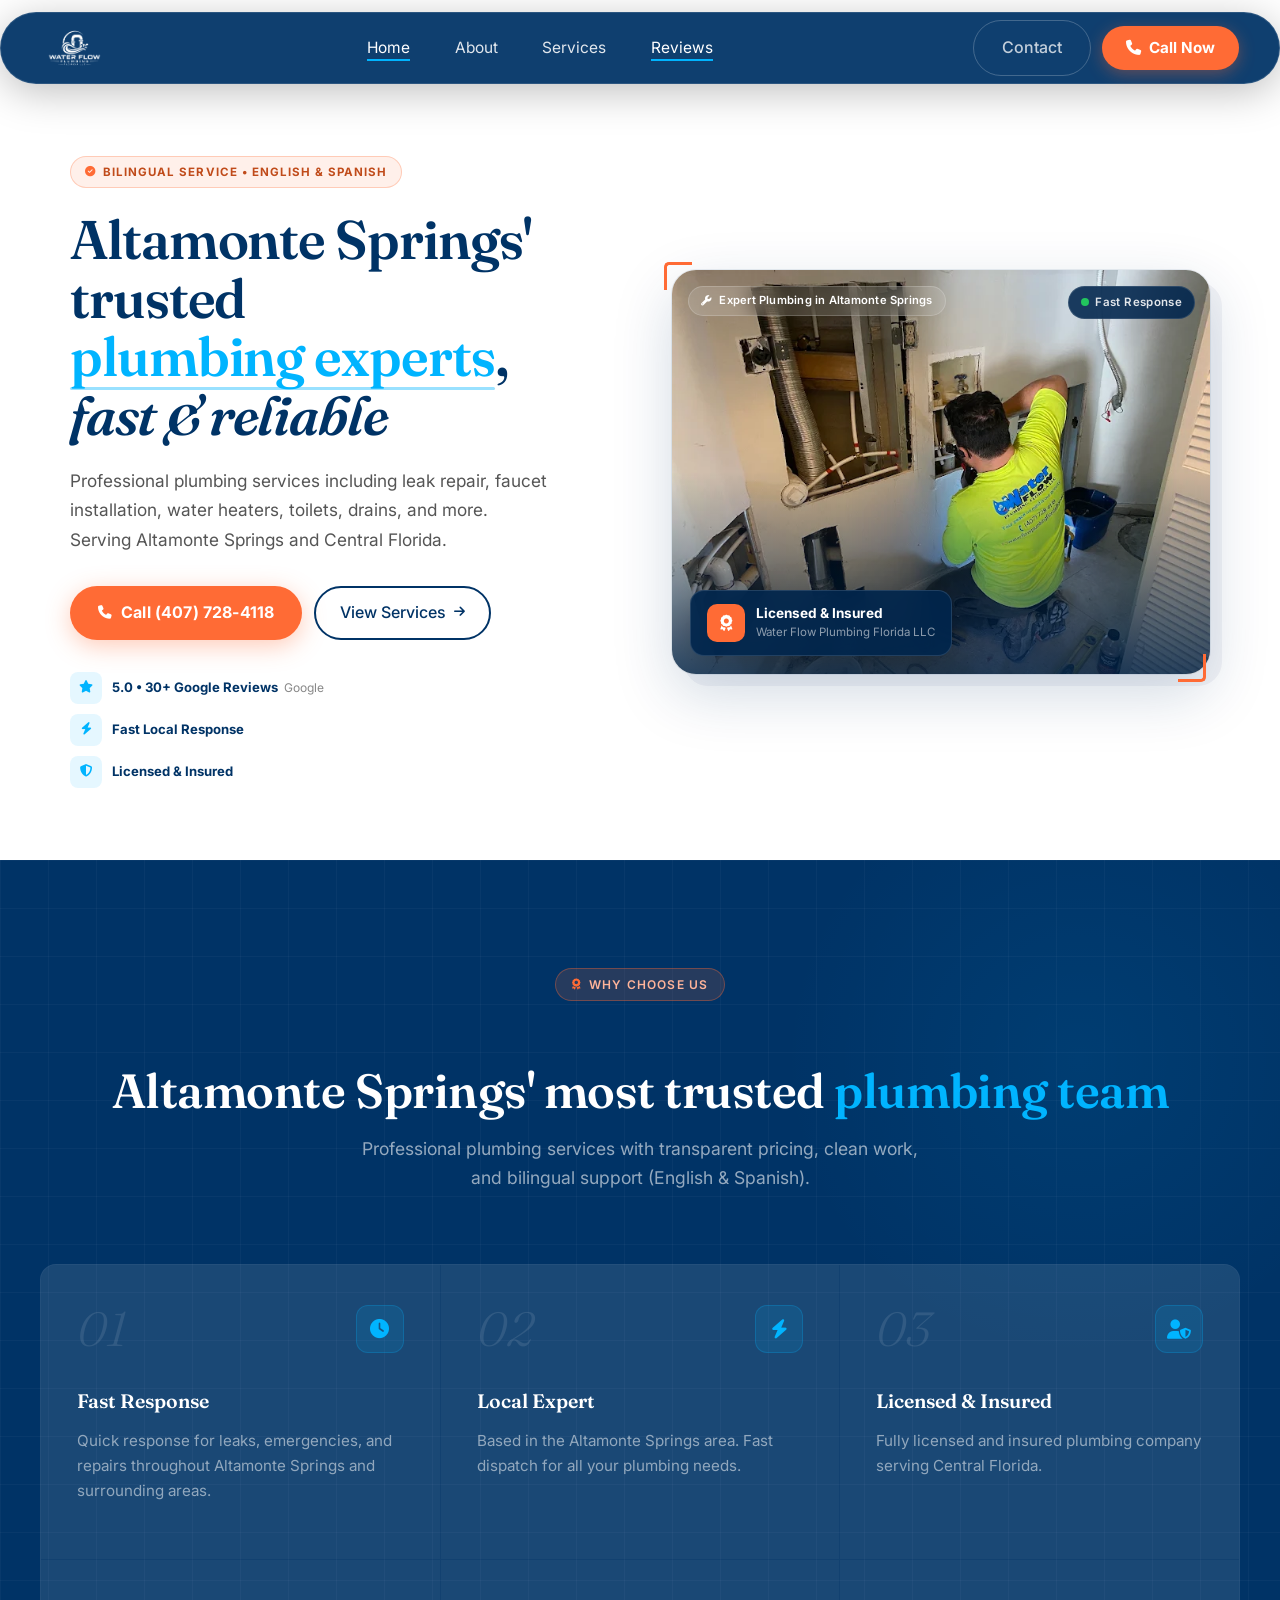
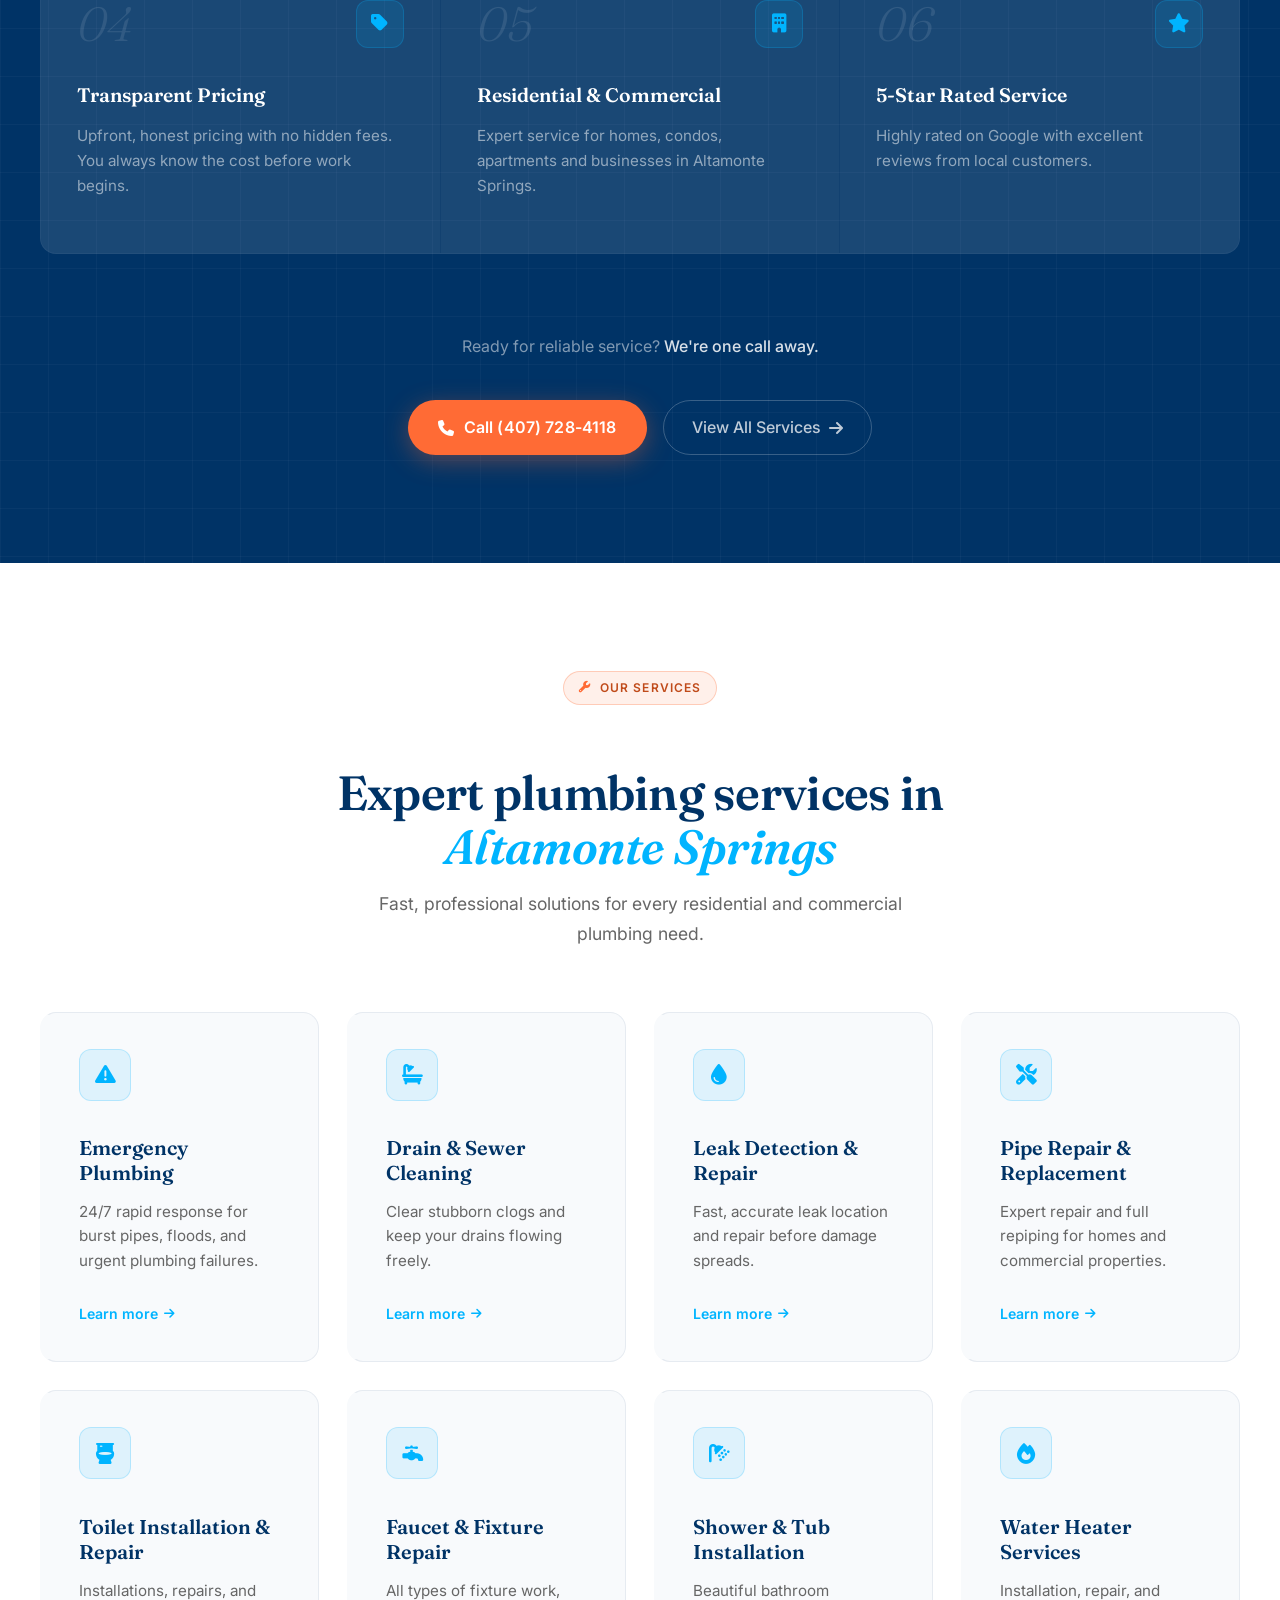
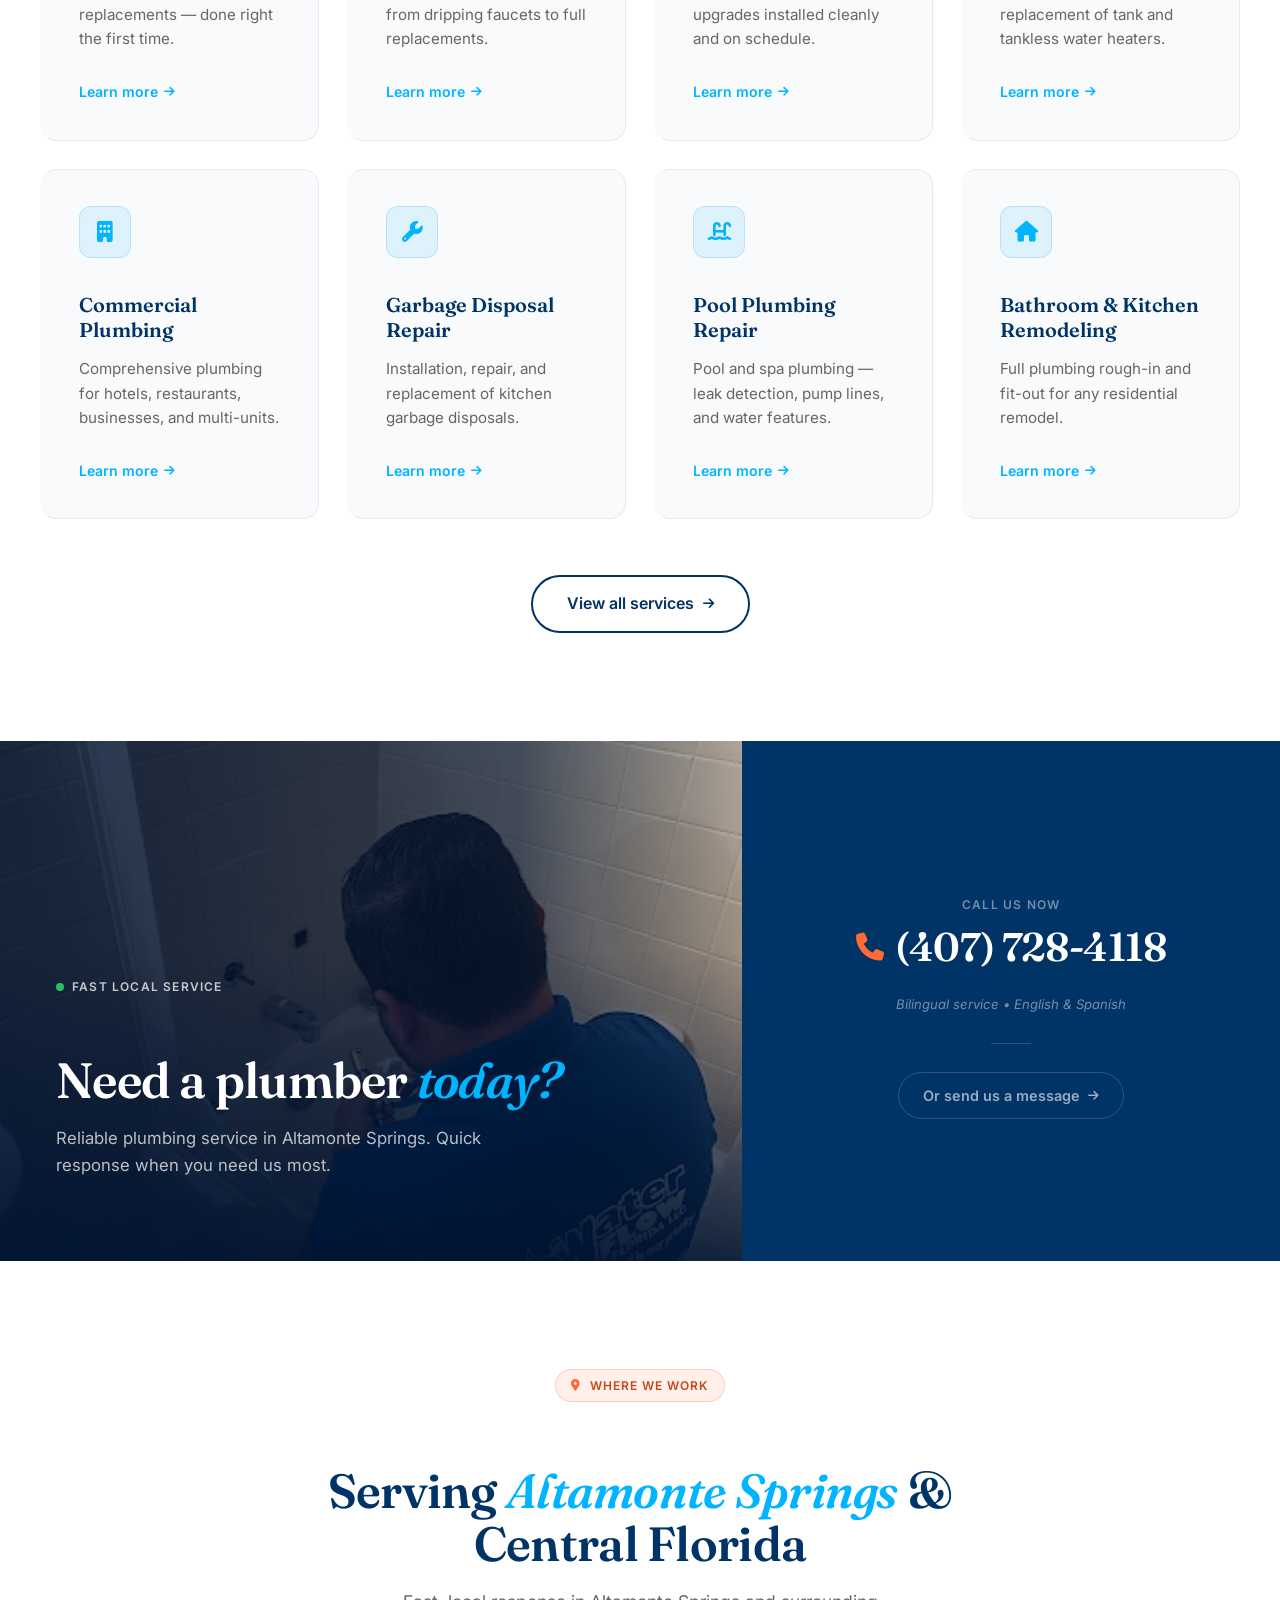
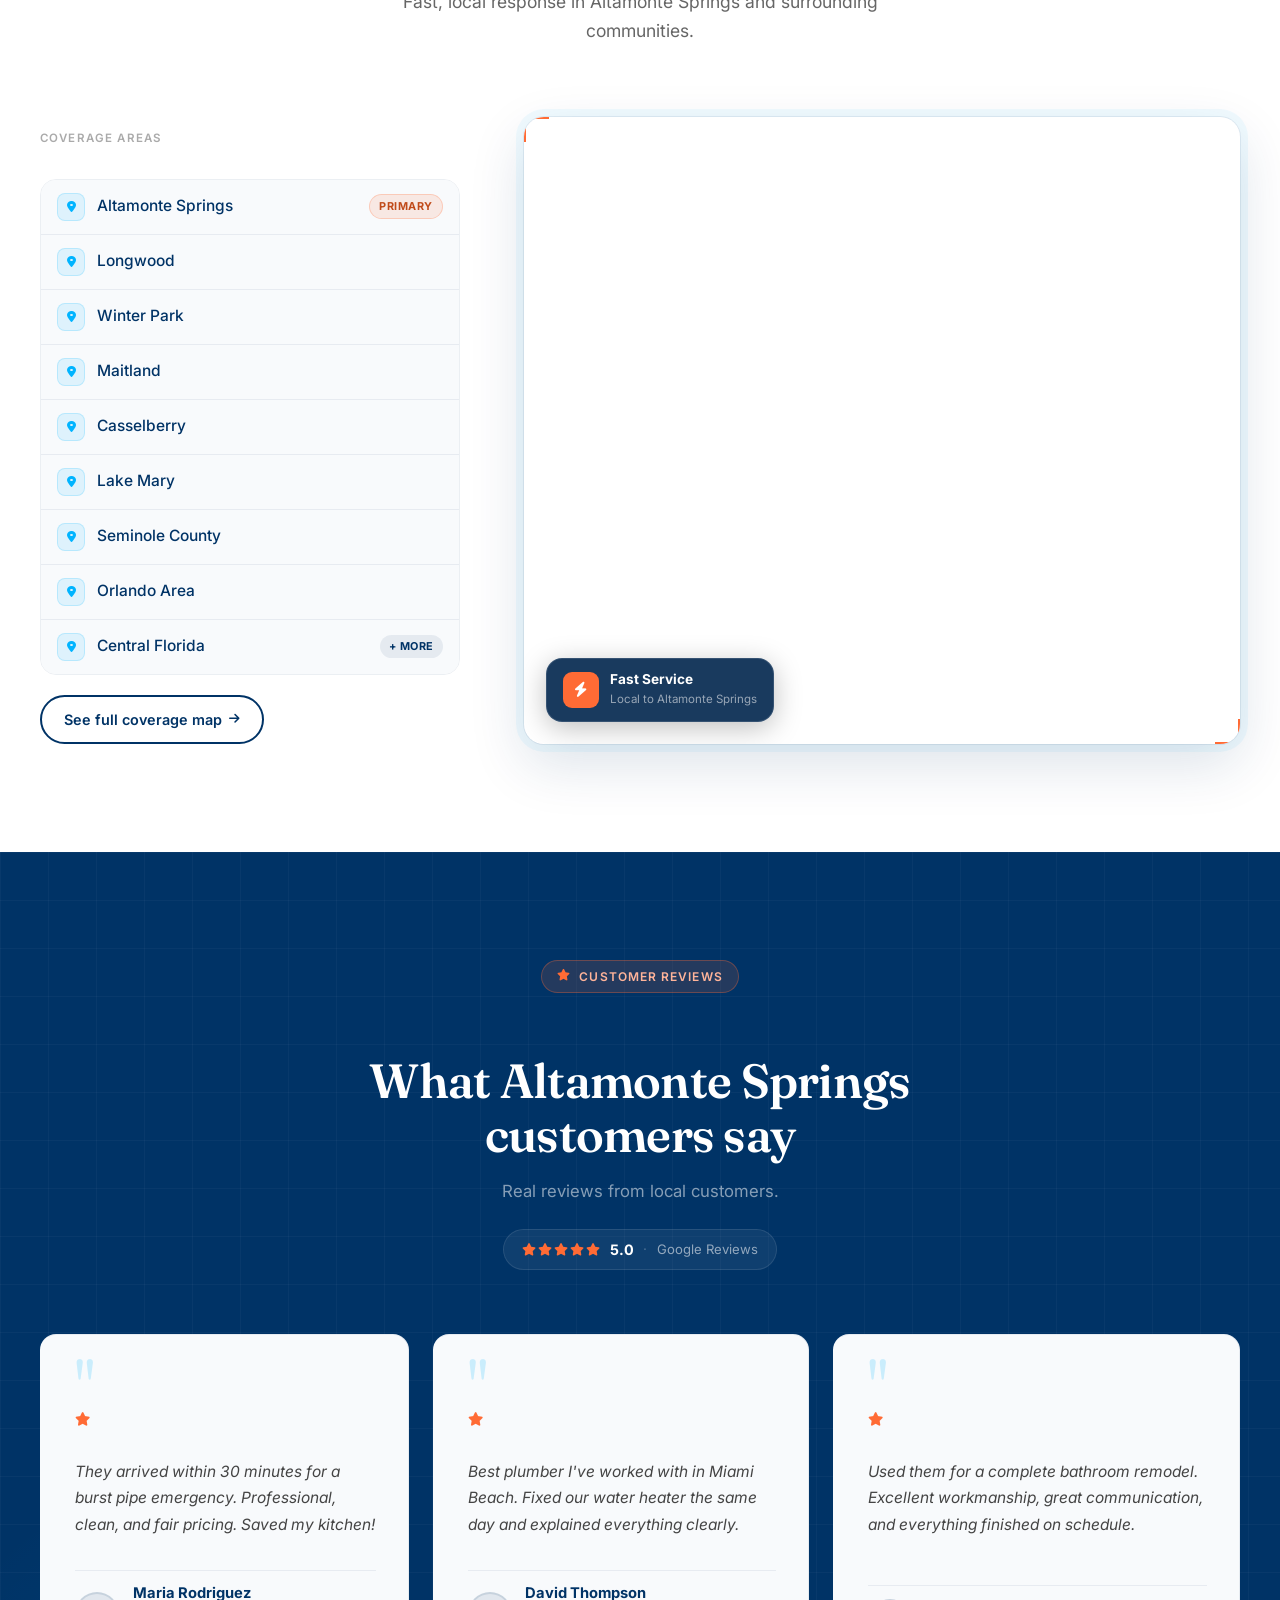
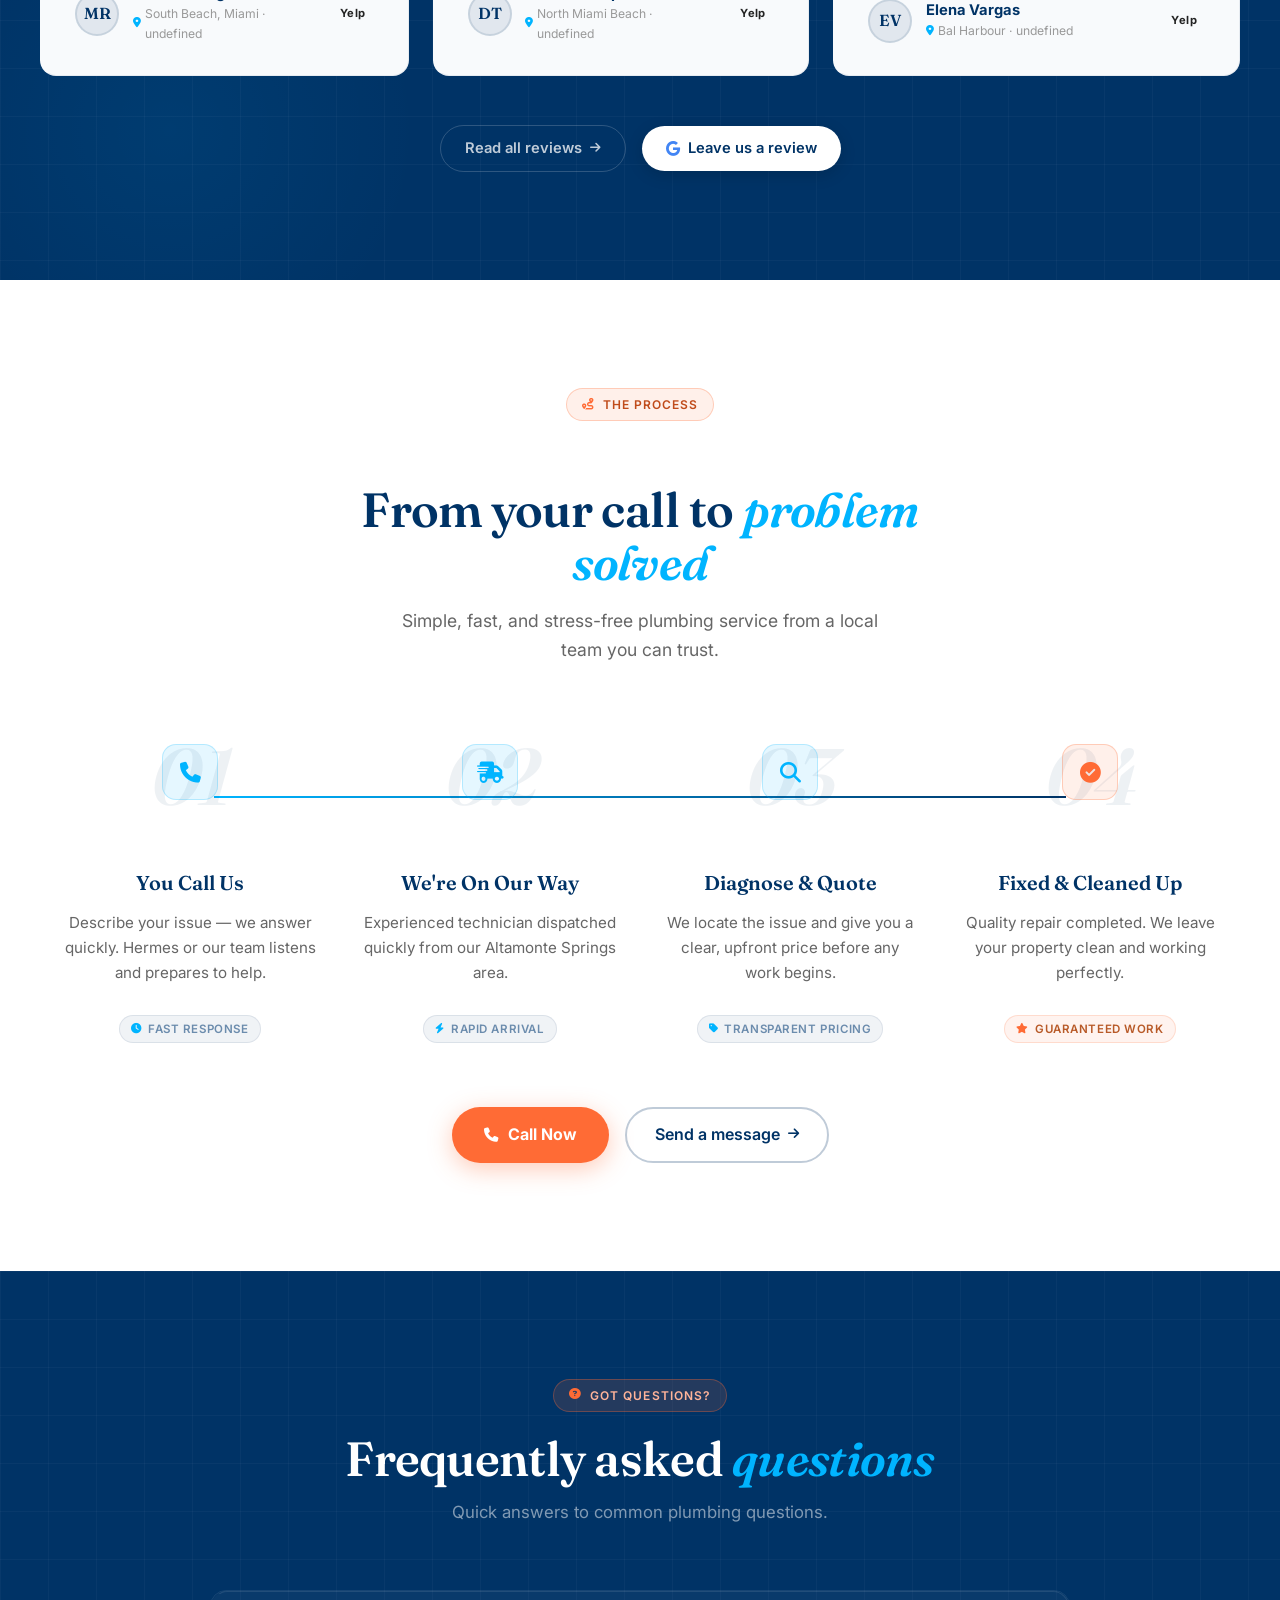
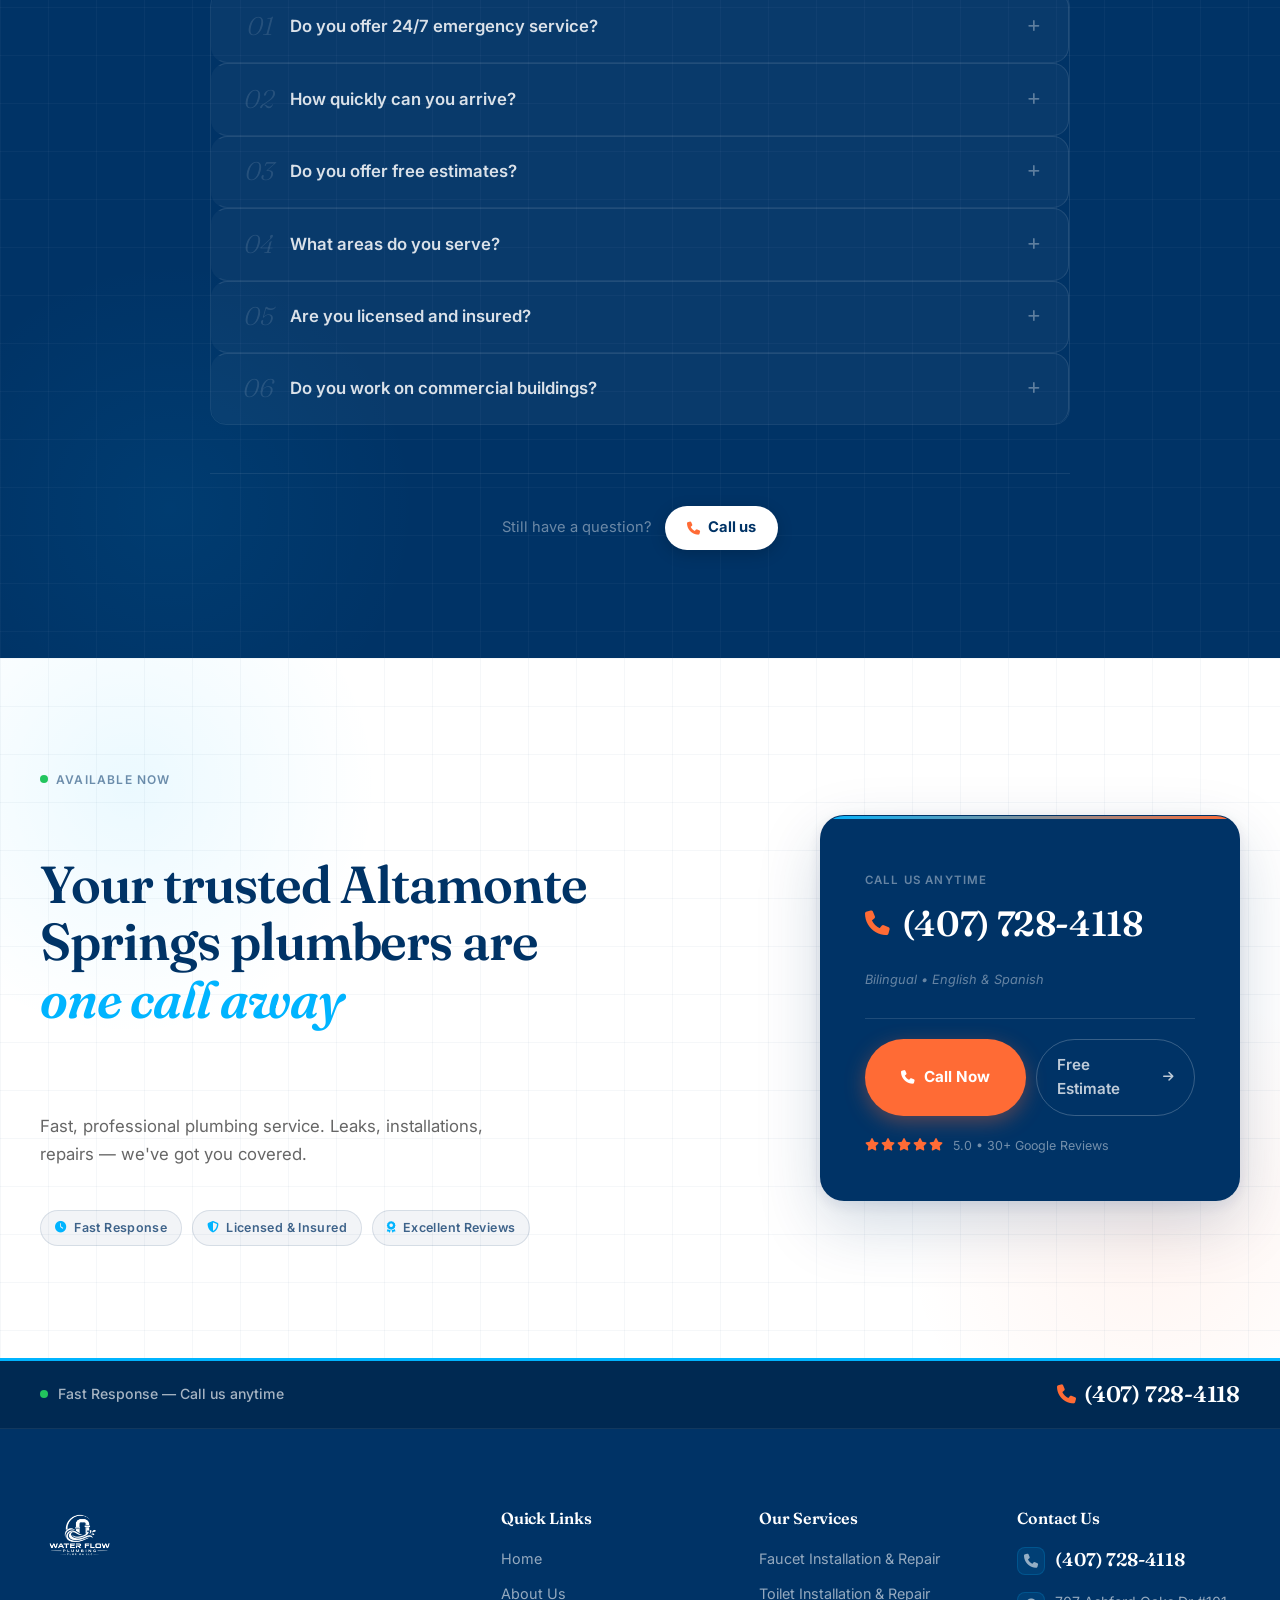
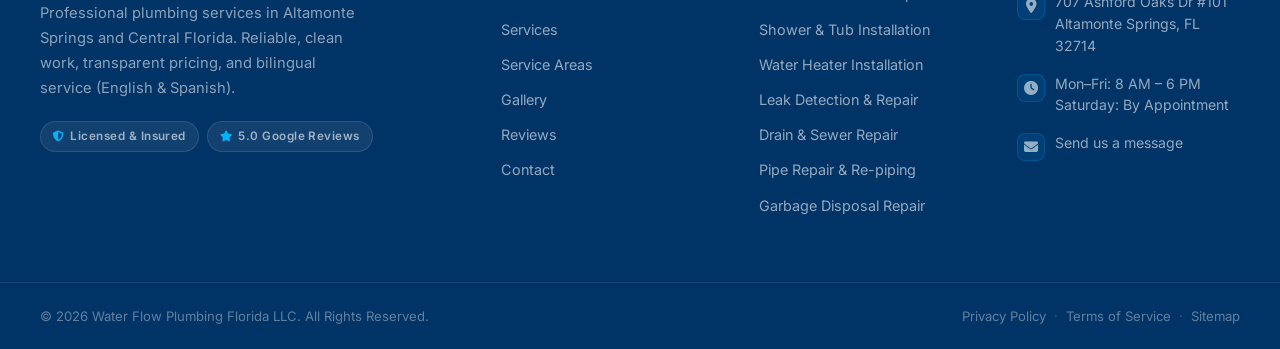
<file: index.html>
<!DOCTYPE html>
<html lang="en">
<head>
    <meta charset="UTF-8">
    <meta name="viewport" content="width=device-width, initial-scale=1.0">
    <title>Water Flow Plumbing Florida LLC | Plumber Altamonte Springs, FL</title>
    <meta name="description" content="Professional plumbing services in Altamonte Springs, Florida. Water Flow Plumbing Florida LLC offers expert plumbing in English and Spanish. Leaks, faucets, water heaters, toilets, drains &amp; more. Call (407) 728-4118">
    <link href="https://fonts.googleapis.com/css2?family=Fraunces:wght@400;500;600;700&amp;family=Inter:wght@400;500;600&amp;display=swap" rel="stylesheet">
    <link rel="stylesheet" href="https://cdnjs.cloudflare.com/ajax/libs/font-awesome/6.6.0/css/all.min.css">
    <link href="https://unpkg.com/aos@2.3.1/dist/aos.css" rel="stylesheet">
    <link rel="stylesheet" href="assets/css/style.css">
    <link rel="stylesheet" href="assets/css/style2.css">

    <!-- Favicon -->
    <link rel="apple-touch-icon" sizes="180x180" href="super_favicon/apple-touch-icon.png">
    <link rel="icon" type="image/png" sizes="32x32" href="super_favicon/favicon-32x32.png">
    <link rel="icon" type="image/png" sizes="16x16" href="super_favicon/favicon-16x16.png">
    <link rel="manifest" href="super_favicon/site.webmanifest">

</head>
<body>

<div id="header-container"></div>

<!-- ==================== HERO SECTION ==================== -->
<section class="hero-section">
  <div class="hero-inner">

    <!-- LEFT: Content -->
    <div class="hero-content" data-aos="fade-right" data-aos-duration="700">

      <div class="hero-badge">
        <i class="fas fa-circle-check"></i>
        Bilingual Service • English &amp; Spanish
      </div>

      <h1 class="hero-headline">
        Altamonte Springs' trusted<br>
        <span class="hero-highlight">plumbing experts</span>,<br>
        <em class="hero-italic">fast &amp; reliable</em>
      </h1>

      <p class="hero-sub">
        Professional plumbing services including leak repair, faucet installation, water heaters, toilets, drains, and more. Serving Altamonte Springs and Central Florida.
      </p>

      <div class="hero-ctas">
        <a href="tel:4077284118" class="hero-btn-primary">
          <i class="fas fa-phone"></i> Call (407) 728-4118
        </a>
        <a href="services.html" class="hero-btn-outline">
          View Services <i class="fas fa-arrow-right"></i>
        </a>
      </div>

      <div class="hero-proof">

        <div class="proof-row">
          <div class="proof-icon"><i class="fas fa-star"></i></div>
          <div class="proof-text">
            <strong>5.0 • 30+ Google Reviews</strong>
            <span>Google</span>
          </div>
        </div>

        <div class="proof-row">
          <div class="proof-icon"><i class="fas fa-bolt"></i></div>
          <div class="proof-text">
            <strong>Fast Local Response</strong>
          </div>
        </div>

        <div class="proof-row">
          <div class="proof-icon"><i class="fas fa-shield-halved"></i></div>
          <div class="proof-text">
            <strong>Licensed &amp; Insured</strong>
          </div>
        </div>

      </div>

    </div>

    <!-- RIGHT: Image -->
    <div class="hero-img-col" data-aos="fade-left" data-aos-duration="800" data-aos-delay="150">

      <div class="hero-img-block">

        <div class="hero-img-frame">

          <img
            src="assets/images/whero.webp"
            alt="Water Flow Plumbing Florida LLC — professional plumber on the job in Altamonte Springs"
            class="hero-img"
            loading="eager"
            fetchpriority="high"
          >

          <div class="img-fade" aria-hidden="true"></div>

          <div class="img-stat-badge">
            <i class="fas fa-wrench"></i> Expert Plumbing in Altamonte Springs
          </div>

          <div class="img-floating-badge">
            <div class="badge-icon">
              <i class="fas fa-award"></i>
            </div>
            <div class="badge-text">
              <strong>Licensed &amp; Insured</strong>
              <span>Water Flow Plumbing Florida LLC</span>
            </div>
          </div>

          <div class="img-live-badge">
            <span class="live-dot" aria-hidden="true"></span>
            Fast Response
          </div>

        </div>

        <span class="corner corner-tl" aria-hidden="true"></span>
        <span class="corner corner-br" aria-hidden="true"></span>
        <div class="img-shadow-block" aria-hidden="true"></div>

      </div>
    </div>

  </div>
</section>

<section class="why-section">
  <div class="why-inner">

    <!-- Header -->
    <div class="why-header">
      <div class="why-eyebrow">
        <i class="fas fa-award"></i>
        Why choose us
      </div>
      <h2>Altamonte Springs' most trusted <span>plumbing team</span></h2>
      <p class="why-subtitle">
        Professional plumbing services with transparent pricing, clean work, and bilingual support (English &amp; Spanish).
      </p>
    </div>

    <!-- Grid -->
    <div class="why-grid">

      <div class="why-card">
        <div class="card-top">
          <span class="card-number">01</span>
          <div class="card-icon"><i class="fas fa-clock"></i></div>
        </div>
        <div class="card-body">
          <h3>Fast Response</h3>
          <p>Quick response for leaks, emergencies, and repairs throughout Altamonte Springs and surrounding areas.</p>
        </div>
      </div>

      <div class="why-card">
        <div class="card-top">
          <span class="card-number">02</span>
          <div class="card-icon"><i class="fas fa-bolt"></i></div>
        </div>
        <div class="card-body">
          <h3>Local Expert</h3>
          <p>Based in the Altamonte Springs area. Fast dispatch for all your plumbing needs.</p>
        </div>
      </div>

      <div class="why-card">
        <div class="card-top">
          <span class="card-number">03</span>
          <div class="card-icon"><i class="fas fa-user-shield"></i></div>
        </div>
        <div class="card-body">
          <h3>Licensed &amp; Insured</h3>
          <p>Fully licensed and insured plumbing company serving Central Florida.</p>
        </div>
      </div>

      <div class="why-card">
        <div class="card-top">
          <span class="card-number">04</span>
          <div class="card-icon"><i class="fas fa-tag"></i></div>
        </div>
        <div class="card-body">
          <h3>Transparent Pricing</h3>
          <p>Upfront, honest pricing with no hidden fees. You always know the cost before work begins.</p>
        </div>
      </div>

      <div class="why-card">
        <div class="card-top">
          <span class="card-number">05</span>
          <div class="card-icon"><i class="fas fa-building"></i></div>
        </div>
        <div class="card-body">
          <h3>Residential &amp; Commercial</h3>
          <p>Expert service for homes, condos, apartments and businesses in Altamonte Springs.</p>
        </div>
      </div>

      <div class="why-card">
        <div class="card-top">
          <span class="card-number">06</span>
          <div class="card-icon"><i class="fas fa-star"></i></div>
        </div>
        <div class="card-body">
          <h3>5-Star Rated Service</h3>
          <p>Highly rated on Google with excellent reviews from local customers.</p>
        </div>
      </div>

    </div>

    <!-- Footer CTA -->
    <div class="why-footer">
      <p>Ready for reliable service? <strong>We're one call away.</strong></p>
      <div class="why-cta-group">
        <a href="tel:4077284118" class="btn-primary">
          <i class="fas fa-phone"></i> Call (407) 728-4118
        </a>
        <a href="services.html" class="btn-ghost">
          View All Services <i class="fas fa-arrow-right"></i>
        </a>
      </div>
    </div>

  </div>
</section>


<!-- ==================== OUR SERVICES ==================== -->
<section class="services-section">
  <div class="services-inner">

    <div class="services-header" data-aos="fade-up">
      <div class="services-eyebrow">
        <i class="fas fa-wrench"></i>
        Our Services
      </div>
      <h2>Expert plumbing services in <em>Altamonte Springs</em></h2>
      <p class="services-subtitle">Fast, professional solutions for every residential and commercial plumbing need.</p>
    </div>

    <div class="services-grid" id="services-grid" data-aos="fade-up" data-aos-delay="100">
      <!-- Populated by JS -->
    </div>

    <div class="services-footer" data-aos="fade-up">
      <a href="services.html" class="svc-view-all">
        View all services <i class="fas fa-arrow-right"></i>
      </a>
    </div>

  </div>
</section>


<!-- ==================== EMERGENCY BANNER ==================== -->
<section class="emerg-banner">

  <!-- Left: image bg panel -->
  <div class="emerg-left">
    <div class="emerg-left-overlay" aria-hidden="true"></div>
    <div class="emerg-left-content" data-aos="fade-right">
      <div class="emerg-eyebrow">
        <span class="live-dot" aria-hidden="true"></span>
        Fast Local Service
      </div>
      <h2 class="emerg-headline">Need a plumber <em>today?</em></h2>
      <p class="emerg-sub">Reliable plumbing service in Altamonte Springs. Quick response when you need us most.</p>
    </div>
  </div>

  <!-- Right: solid navy call-to-action panel -->
  <div class="emerg-right" data-aos="fade-left">
    <p class="emerg-label">Call us now</p>
    <a href="tel:4077284118" class="emerg-number">
      <i class="fas fa-phone"></i>
      (407) 728-4118
    </a>
    <p class="emerg-note">Bilingual service • English &amp; Spanish</p>
    <div class="emerg-divider" aria-hidden="true"></div>
    <a href="/contact" class="emerg-contact-link">
      Or send us a message <i class="fas fa-arrow-right"></i>
    </a>
  </div>

</section>


<!-- ==================== SERVICE AREAS ==================== -->
<section class="areas-section">
  <div class="areas-inner">

    <!-- Header -->
    <div class="areas-header" data-aos="fade-up">
      <div class="areas-eyebrow">
        <i class="fas fa-map-marker-alt"></i>
        Where we work
      </div>
      <h2>Serving <em>Altamonte Springs</em> &amp; Central Florida</h2>
      <p class="areas-subtitle">Fast, local response in Altamonte Springs and surrounding communities.</p>
    </div>

    <!-- Body: locations + map side by side -->
    <div class="areas-body">

      <!-- Left: location list -->
      <div class="areas-list-col" data-aos="fade-right">

        <p class="areas-list-label">Coverage areas</p>

        <ul class="areas-list">
          <li data-aos="fade-up" data-aos-delay="60">
            <span class="area-pin"><i class="fas fa-map-marker-alt"></i></span>
            <span class="area-name">Altamonte Springs</span>
            <span class="area-badge primary">Primary</span>
          </li>
          <li data-aos="fade-up" data-aos-delay="110">
            <span class="area-pin"><i class="fas fa-map-marker-alt"></i></span>
            <span class="area-name">Longwood</span>
          </li>
          <li data-aos="fade-up" data-aos-delay="160">
            <span class="area-pin"><i class="fas fa-map-marker-alt"></i></span>
            <span class="area-name">Winter Park</span>
          </li>
          <li data-aos="fade-up" data-aos-delay="210">
            <span class="area-pin"><i class="fas fa-map-marker-alt"></i></span>
            <span class="area-name">Maitland</span>
          </li>
          <li data-aos="fade-up" data-aos-delay="260">
            <span class="area-pin"><i class="fas fa-map-marker-alt"></i></span>
            <span class="area-name">Casselberry</span>
          </li>
          <li data-aos="fade-up" data-aos-delay="310">
            <span class="area-pin"><i class="fas fa-map-marker-alt"></i></span>
            <span class="area-name">Lake Mary</span>
          </li>
          <li data-aos="fade-up" data-aos-delay="360">
            <span class="area-pin"><i class="fas fa-map-marker-alt"></i></span>
            <span class="area-name">Seminole County</span>
          </li>
          <li data-aos="fade-up" data-aos-delay="410">
            <span class="area-pin"><i class="fas fa-map-marker-alt"></i></span>
            <span class="area-name">Orlando Area</span>
          </li>
          <li data-aos="fade-up" data-aos-delay="460">
            <span class="area-pin"><i class="fas fa-map-marker-alt"></i></span>
            <span class="area-name">Central Florida</span>
            <span class="area-badge">+ More</span>
          </li>
        </ul>

        <a href="service-areas.html" class="areas-all-link">
          See full coverage map <i class="fas fa-arrow-right"></i>
        </a>

      </div>

      <!-- Right: map -->
      <div class="areas-map-col" data-aos="fade-left">

        <div class="areas-map-frame">

          <!-- Corner accents — same as hero -->
          <span class="map-corner map-corner-tl" aria-hidden="true"></span>
          <span class="map-corner map-corner-br" aria-hidden="true"></span>

          <iframe
            src="https://www.google.com/maps/embed?pb=!1m18!1m12!1m3!1d3507.057057057057!2d-81.365!3d28.662!2m3!1f0!2f0!3f0!3m2!1i1024!2i768!4f13.1!3m3!1m2!1s0x88e77f5e5e5e5e5e%3A0x5f5f5f5f5f5f5f5f!2sAltamonte%20Springs%2C%20FL!5e0!3m2!1sen!2sus!4v1720000000000"
            width="100%"
            height="100%"
            style="border:0;"
            allowfullscreen=""
            loading="lazy"
            referrerpolicy="no-referrer-when-downgrade"
            title="Water Flow Plumbing Florida LLC service area map">
          </iframe>

          <!-- Floating badge over map -->
          <div class="map-badge">
            <div class="map-badge-icon">
              <i class="fas fa-bolt"></i>
            </div>
            <div class="map-badge-text">
              <strong>Fast Service</strong>
              <span>Local to Altamonte Springs</span>
            </div>
          </div>

        </div>
      </div>

    </div>
  </div>
</section>


<!-- ==================== CUSTOMER TESTIMONIALS ==================== -->
<section class="testi-section">
  <div class="testi-inner">

    <!-- Header -->
    <div class="testi-header" data-aos="fade-up">
      <div class="testi-eyebrow">
        <i class="fas fa-star"></i>
        Customer reviews
      </div>
      <h2>What Altamonte Springs customers say</h2>
      <p class="testi-subtitle">Real reviews from local customers.</p>

      <div class="testi-aggregate">
        <div class="agg-stars" aria-label="5 out of 5 stars">
          <i class="fas fa-star"></i><i class="fas fa-star"></i><i class="fas fa-star"></i>
          <i class="fas fa-star"></i><i class="fas fa-star"></i>
        </div>
        <span class="agg-score">5.0</span>
        <span class="agg-divider" aria-hidden="true">·</span>
        <span class="agg-count">Google Reviews</span>
      </div>
    </div>

    <div class="testi-slider-wrap">
      <div class="testi-track" id="testimonial-slider">
        <!-- Populated by JS -->
      </div>
    </div>

    <div class="testi-controls" id="testi-controls">
      <button id="prev-btn" class="testi-arrow" aria-label="Previous review">
        <i class="fas fa-arrow-left"></i>
      </button>
      <div class="testi-dots" id="testi-dots"></div>
      <button id="next-btn" class="testi-arrow" aria-label="Next review">
        <i class="fas fa-arrow-right"></i>
      </button>
    </div>

    <!-- Footer CTA -->
    <div class="testi-footer" data-aos="fade-up">
      <a href="index.html" class="testi-all-link">
        Read all reviews <i class="fas fa-arrow-right"></i>
      </a>
      <a href="https://g.page/r/your-google-review-link" target="_blank" rel="noopener" class="testi-write-link">
        <i class="fab fa-google"></i> Leave us a review
      </a>
    </div>

  </div>
</section>


<!-- ==================== HOW IT WORKS ==================== -->
<section class="hiw-section">
  <div class="hiw-inner">

    <!-- Header -->
    <div class="hiw-header" data-aos="fade-up">
      <div class="hiw-eyebrow">
        <i class="fas fa-route"></i>
        The process
      </div>
      <h2>From your call to <em>problem solved</em></h2>
      <p class="hiw-subtitle">Simple, fast, and stress-free plumbing service from a local team you can trust.</p>
    </div>

    <div class="hiw-steps">

      <div class="hiw-connector" aria-hidden="true">
        <div class="hiw-connector-fill"></div>
      </div>

      <div class="hiw-step" data-aos="fade-up" data-aos-delay="80">
        <div class="hiw-step-top">
          <div class="hiw-step-num" aria-hidden="true">01</div>
          <div class="hiw-icon-wrap">
            <i class="fas fa-phone"></i>
          </div>
        </div>
        <div class="hiw-step-body">
          <h3>You Call Us</h3>
          <p>Describe your issue — we answer quickly. Hermes or our team listens and prepares to help.</p>
        </div>
        <div class="hiw-step-tag">
          <i class="fas fa-clock"></i> Fast response
        </div>
      </div>

      <div class="hiw-step" data-aos="fade-up" data-aos-delay="180">
        <div class="hiw-step-top">
          <div class="hiw-step-num" aria-hidden="true">02</div>
          <div class="hiw-icon-wrap">
            <i class="fas fa-truck-fast"></i>
          </div>
        </div>
        <div class="hiw-step-body">
          <h3>We're On Our Way</h3>
          <p>Experienced technician dispatched quickly from our Altamonte Springs area.</p>
        </div>
        <div class="hiw-step-tag">
          <i class="fas fa-bolt"></i> Rapid arrival
        </div>
      </div>

      <div class="hiw-step" data-aos="fade-up" data-aos-delay="280">
        <div class="hiw-step-top">
          <div class="hiw-step-num" aria-hidden="true">03</div>
          <div class="hiw-icon-wrap">
            <i class="fas fa-magnifying-glass"></i>
          </div>
        </div>
        <div class="hiw-step-body">
          <h3>Diagnose &amp; Quote</h3>
          <p>We locate the issue and give you a clear, upfront price before any work begins.</p>
        </div>
        <div class="hiw-step-tag">
          <i class="fas fa-tag"></i> Transparent pricing
        </div>
      </div>

      <div class="hiw-step" data-aos="fade-up" data-aos-delay="380">
        <div class="hiw-step-top">
          <div class="hiw-step-num" aria-hidden="true">04</div>
          <div class="hiw-icon-wrap hiw-icon-wrap--done">
            <i class="fas fa-circle-check"></i>
          </div>
        </div>
        <div class="hiw-step-body">
          <h3>Fixed &amp; Cleaned Up</h3>
          <p>Quality repair completed. We leave your property clean and working perfectly.</p>
        </div>
        <div class="hiw-step-tag hiw-step-tag--done">
          <i class="fas fa-star"></i> Guaranteed work
        </div>
      </div>

    </div>

    <!-- Bottom CTA -->
    <div class="hiw-footer" data-aos="fade-up">
      <a href="tel:4077284118" class="hiw-cta-primary">
        <i class="fas fa-phone"></i> Call Now
      </a>
      <a href="contact.html" class="hiw-cta-ghost">
        Send a message <i class="fas fa-arrow-right"></i>
      </a>
    </div>

  </div>
</section>


<!-- ==================== FAQS ==================== -->
<section class="faqs-section">

  <div class="faqs-container">

    <!-- Header -->
    <div class="faqs-header" data-aos="fade-up">
      <div class="faqs-eyebrow">
        <i class="fas fa-circle-question"></i>
        Got questions?
      </div>
      <h2>Frequently asked <em>questions</em></h2>
      <p class="faqs-subtitle">Quick answers to common plumbing questions.</p>
    </div>

    <!-- Accordion — populated by JS -->
    <div class="faq-accordion" id="faq-accordion"></div>

    <div class="faqs-footer" data-aos="fade-up">
      <p>Still have a question?</p>
      <a href="tel:4077284118" class="faqs-cta">
        <i class="fas fa-phone"></i> Call us
      </a>
    </div>

  </div>

</section>


<!-- ==================== FINAL CTA ==================== -->
<section class="fcta-section">

  <div class="fcta-blob fcta-blob--left"  aria-hidden="true"></div>
  <div class="fcta-blob fcta-blob--right" aria-hidden="true"></div>

  <div class="fcta-inner">

    <div class="fcta-left" data-aos="fade-right">

      <div class="fcta-eyebrow">
        <span class="live-dot" aria-hidden="true"></span>
        Available now
      </div>

      <h2 class="fcta-headline">
        Your trusted Altamonte Springs plumbers are <em>one call away</em>
      </h2>

      <p class="fcta-sub">
        Fast, professional plumbing service. Leaks, installations, repairs — we've got you covered.
      </p>

      <!-- Trust chips -->
      <div class="fcta-chips">
        <div class="fcta-chip">
          <i class="fas fa-clock"></i>
          Fast Response
        </div>
        <div class="fcta-chip">
          <i class="fas fa-shield-halved"></i>
          Licensed &amp; Insured
        </div>
        <div class="fcta-chip">
          <i class="fas fa-award"></i>
          Excellent Reviews
        </div>
      </div>

    </div>

    <!-- Right: floating call card -->
    <div class="fcta-right" data-aos="fade-left" data-aos-delay="100">
      <div class="fcta-card">

        <p class="fcta-card-label">Call us anytime</p>

        <a href="tel:4077284118" class="fcta-number">
          <i class="fas fa-phone"></i>
          (407) 728-4118
        </a>

        <p class="fcta-card-note">Bilingual • English &amp; Spanish</p>

        <div class="fcta-card-divider" aria-hidden="true"></div>

        <div class="fcta-card-ctas">
          <a href="tel:4077284118" class="fcta-btn-primary">
            <i class="fas fa-phone"></i> Call Now
          </a>
          <a href="contact.html" class="fcta-btn-ghost">
            Free Estimate <i class="fas fa-arrow-right"></i>
          </a>
        </div>

        <!-- Star rating -->
        <div class="fcta-card-rating">
          <div class="fcta-stars" aria-label="5 stars">
            <i class="fas fa-star"></i><i class="fas fa-star"></i><i class="fas fa-star"></i>
            <i class="fas fa-star"></i><i class="fas fa-star"></i>
          </div>
          <span>5.0 • 30+ Google Reviews</span>
        </div>

      </div>
    </div>

  </div>
</section>

<!-- SCROLL PROGRESS INDICATOR -->
<div class="scroll-indicator" id="scrollIndicator">
    <div class="scroll-progress-container">
        <div class="scroll-progress-track"></div>
        <div class="scroll-progress-bar" id="scrollProgress"></div>
    </div>
    <button class="scroll-text-btn" id="scrollBtn">
        <span id="scrollText">Scroll Down</span>
    </button>
</div>

<!-- Scripts -->
<script>
    fetch('components/footer.html')
        .then(response => response.text())
        .then(data => {
            document.body.insertAdjacentHTML('beforeend', data);
        });
</script>

<script src="https://cdn.botpress.cloud/webchat/v5.0/inject.js"></script>
<script src="https://files.bpcontent.cloud/2026/08/22/19/20260822193353-CQ48V3KE.js" defer></script>

<script src="https://unpkg.com/aos@2.3.1/dist/aos.js"></script>
<script src="assets/js/header-loader.js"></script>
<script src="assets/js/main.js"></script>
</body>
</html>
</file>
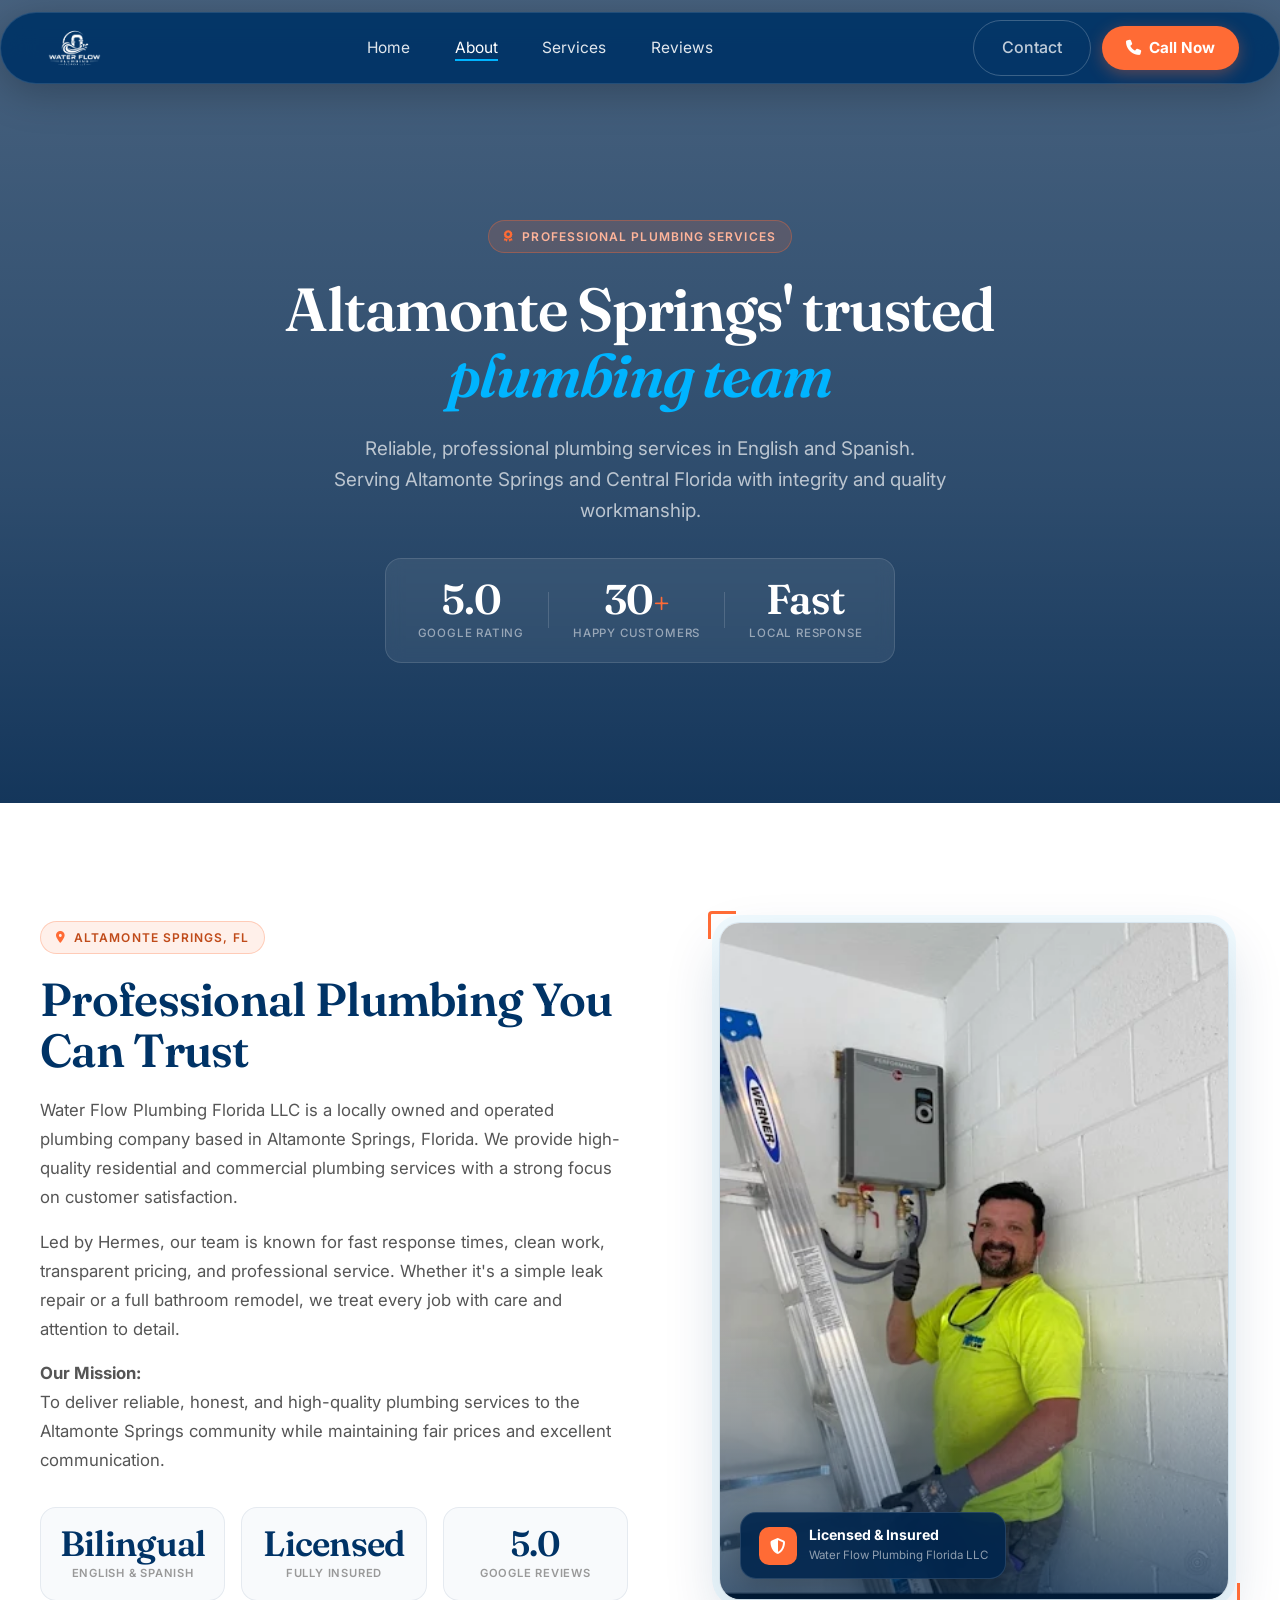
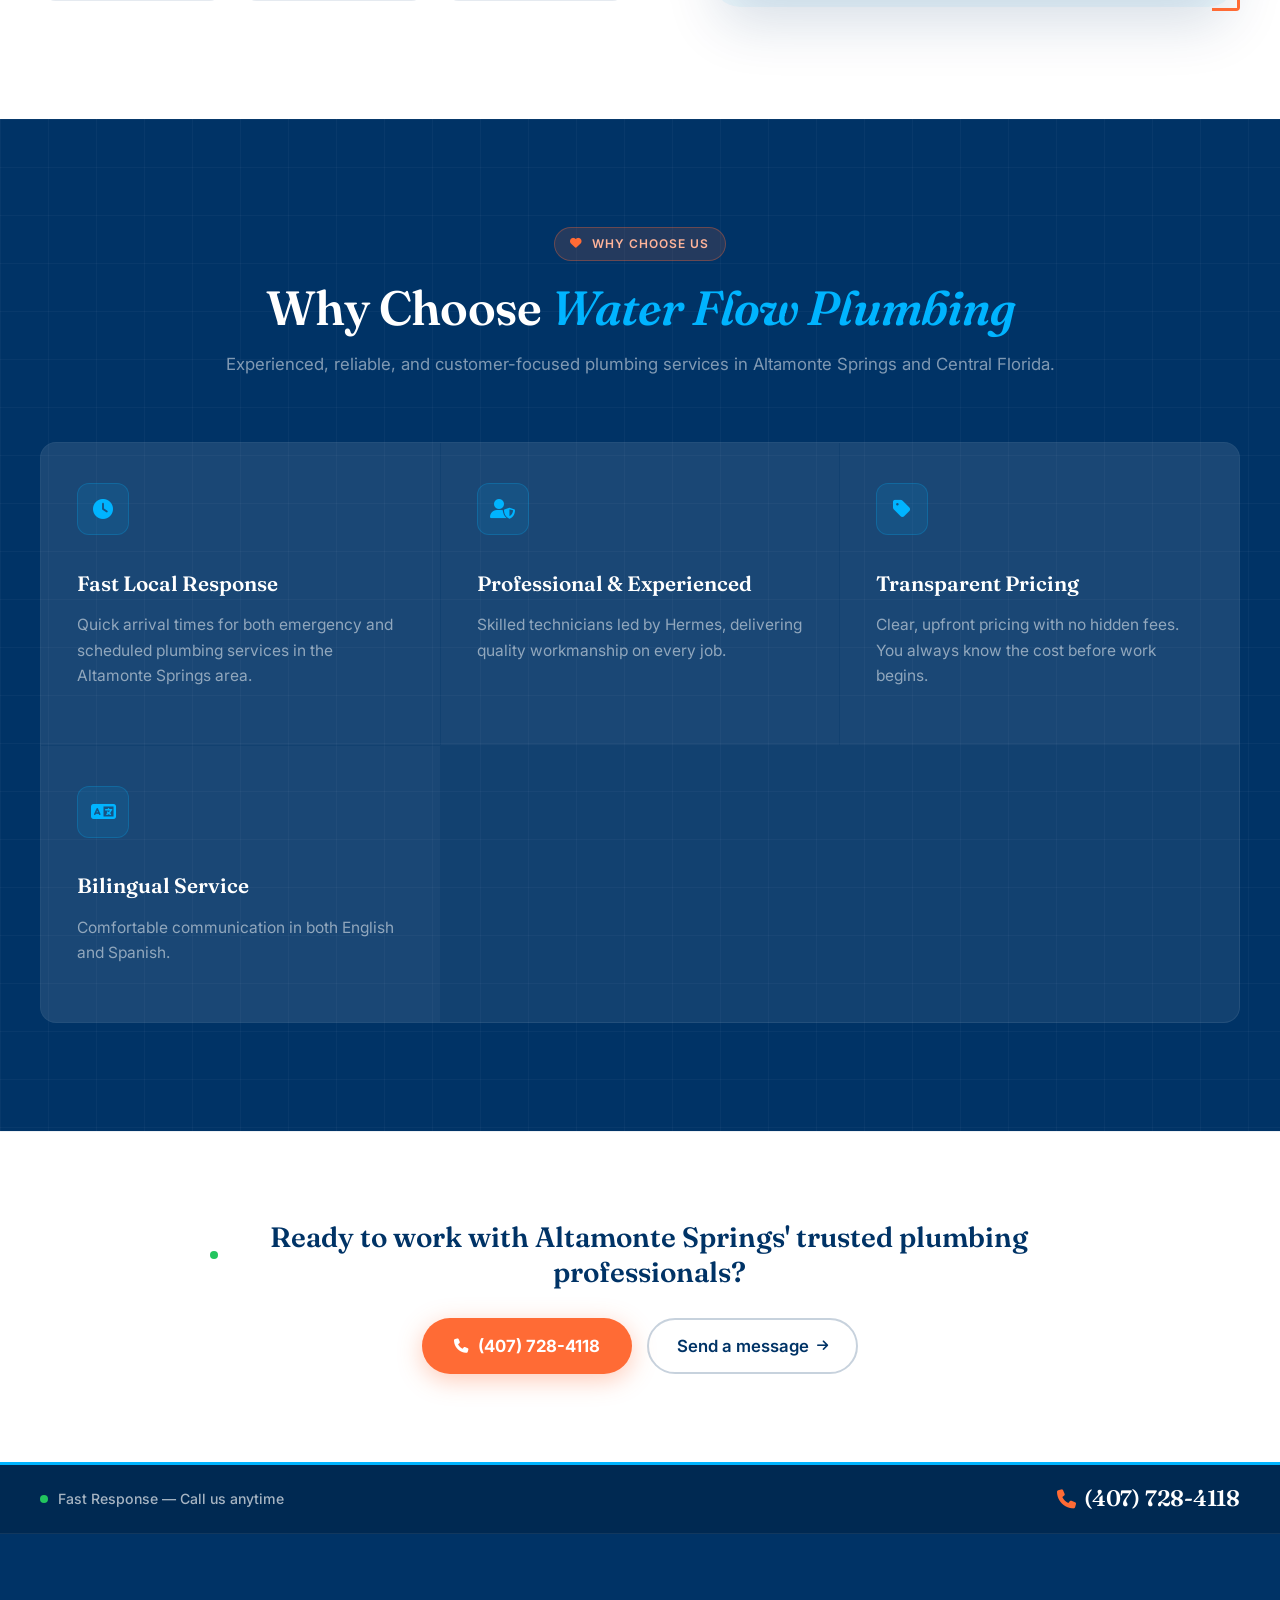
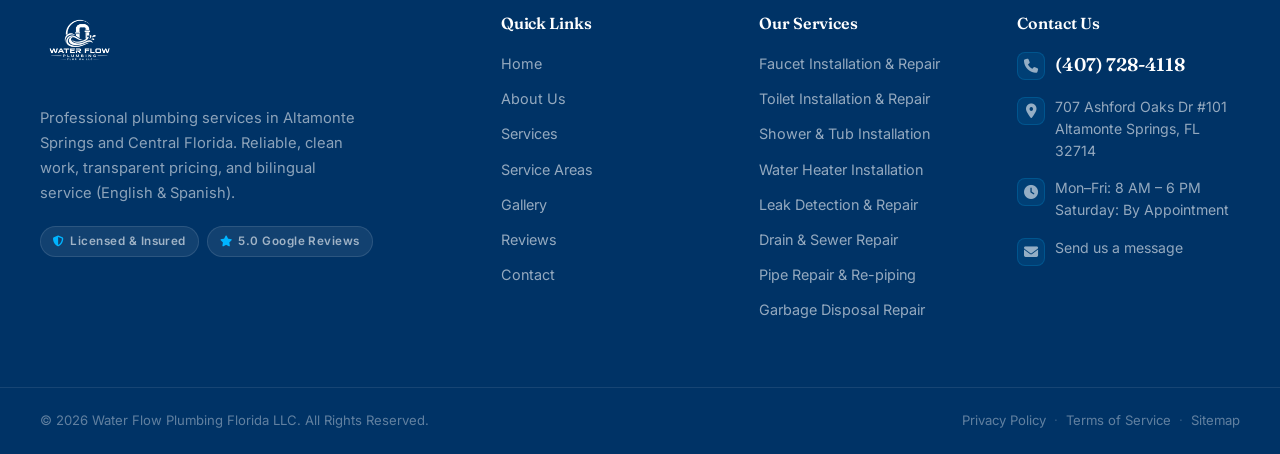
<file: about.html>
<!DOCTYPE html>
<html lang="en">
<head>
    <meta charset="UTF-8">
    <meta name="viewport" content="width=device-width, initial-scale=1.0">
    <title>About Us | Water Flow Plumbing Florida LLC</title>
    <meta name="description" content="Learn about Water Flow Plumbing Florida LLC - Professional plumbing company serving Altamonte Springs and Central Florida. Bilingual service in English and Spanish.">
    <link href="https://fonts.googleapis.com/css2?family=Fraunces:wght@400;500;600;700&family=Inter:wght@400;500;600&display=swap" rel="stylesheet">
    <link rel="stylesheet" href="https://cdnjs.cloudflare.com/ajax/libs/font-awesome/6.6.0/css/all.min.css">
    <link href="https://unpkg.com/aos@2.3.1/dist/aos.css" rel="stylesheet">
    <link rel="stylesheet" href="assets/css/style.css">
    <link rel="stylesheet" href="assets/css/style2.css">

    <!-- Favicon -->
    <link rel="apple-touch-icon" sizes="180x180" href="super_favicon/apple-touch-icon.png">
    <link rel="icon" type="image/png" sizes="32x32" href="super_favicon/favicon-32x32.png">
    <link rel="icon" type="image/png" sizes="16x16" href="super_favicon/favicon-16x16.png">
    <link rel="manifest" href="super_favicon/site.webmanifest">

</head>
<body>

<div id="header-container"></div>

<!-- ==================== ABOUT HERO ==================== -->
<section class="about-hero">
  <div class="about-hero-overlay" aria-hidden="true"></div>
  <div class="about-hero-inner">

    <div class="about-hero-badge" data-aos="fade-up">
      <i class="fas fa-award"></i>
      Professional Plumbing Services
    </div>

    <h1 class="about-hero-headline" data-aos="fade-up" data-aos-delay="100">
      Altamonte Springs' trusted <em>plumbing team</em>
    </h1>

    <p class="about-hero-sub" data-aos="fade-up" data-aos-delay="200">
      Reliable, professional plumbing services in English and Spanish. Serving Altamonte Springs and Central Florida with integrity and quality workmanship.
    </p>

    <div class="about-hero-stats" data-aos="fade-up" data-aos-delay="320">
      <div class="about-stat">
        <span class="about-stat-num">5.0</span>
        <span class="about-stat-label">Google Rating</span>
      </div>
      <div class="about-stat-divider" aria-hidden="true"></div>
      <div class="about-stat">
        <span class="about-stat-num">30<span>+</span></span>
        <span class="about-stat-label">Happy Customers</span>
      </div>
      <div class="about-stat-divider" aria-hidden="true"></div>
      <div class="about-stat">
        <span class="about-stat-num">Fast</span>
        <span class="about-stat-label">Local Response</span>
      </div>
    </div>

  </div>
</section>


<!-- ==================== OUR STORY ==================== -->
<section class="story-section">
  <div class="story-inner">

    <!-- Text -->
    <div class="story-text" data-aos="fade-right">

      <div class="story-eyebrow">
        <i class="fas fa-map-marker-alt"></i>
        Altamonte Springs, FL
      </div>

      <h2 class="story-headline">
        Professional Plumbing You Can Trust
      </h2>

      <div class="story-body">
        <p>
          Water Flow Plumbing Florida LLC is a locally owned and operated plumbing company based in Altamonte Springs, Florida. 
          We provide high-quality residential and commercial plumbing services with a strong focus on customer satisfaction.
        </p>
        <p>
          Led by Hermes, our team is known for fast response times, clean work, transparent pricing, and professional service. 
          Whether it's a simple leak repair or a full bathroom remodel, we treat every job with care and attention to detail.
        </p>
        <p>
          <strong>Our Mission:</strong><br>
          To deliver reliable, honest, and high-quality plumbing services to the Altamonte Springs community while maintaining fair prices and excellent communication.
        </p>
      </div>

      <!-- Stat highlights -->
      <div class="story-stats">
        <div class="story-stat">
          <span class="story-stat-num">Bilingual</span>
          <span class="story-stat-label">English &amp; Spanish</span>
        </div>
        <div class="story-stat">
          <span class="story-stat-num">Licensed</span>
          <span class="story-stat-label">Fully Insured</span>
        </div>
        <div class="story-stat">
          <span class="story-stat-num">5.0</span>
          <span class="story-stat-label">Google Reviews</span>
        </div>
      </div>

    </div>

    <!-- Image -->
    <div class="story-img-col" data-aos="fade-left">
      <div class="story-img-block">
        <span class="s-corner s-corner-tl" aria-hidden="true"></span>
        <span class="s-corner s-corner-br" aria-hidden="true"></span>
        <div class="story-img-frame">
          <img
            src="assets/images/harmes.webp"
            alt="Water Flow Plumbing Florida LLC - Professional plumbers in Altamonte Springs"
            class="story-img"
            loading="lazy"
          >
          <div class="story-img-fade" aria-hidden="true"></div>
          <div class="story-img-badge">
            <div class="story-badge-icon"><i class="fas fa-shield-halved"></i></div>
            <div class="story-badge-text">
              <strong>Licensed &amp; Insured</strong>
              <span>Water Flow Plumbing Florida LLC</span>
            </div>
          </div>
        </div>
      </div>
    </div>

  </div>
</section>


<!-- ==================== OUR VALUES ==================== -->
<section class="values-section">
  <div class="values-inner">

    <div class="values-header" data-aos="fade-up">
      <div class="values-eyebrow">
        <i class="fas fa-heart"></i>
        Why Choose Us
      </div>
      <h2 class="values-headline">Why Choose <em>Water Flow Plumbing</em></h2>
      <p class="values-subtitle">Experienced, reliable, and customer-focused plumbing services in Altamonte Springs and Central Florida.</p>
    </div>

    <div class="values-grid">

      <div class="value-card" data-aos="fade-up" data-aos-delay="80">
        <div class="value-card-top">
          <div class="value-icon-wrap">
            <i class="fas fa-clock"></i>
          </div>
        </div>
        <div class="value-card-body">
          <h3>Fast Local Response</h3>
          <p>Quick arrival times for both emergency and scheduled plumbing services in the Altamonte Springs area.</p>
        </div>
      </div>

      <div class="value-card" data-aos="fade-up" data-aos-delay="180">
        <div class="value-card-top">
          <div class="value-icon-wrap">
            <i class="fas fa-user-shield"></i>
          </div>
        </div>
        <div class="value-card-body">
          <h3>Professional &amp; Experienced</h3>
          <p>Skilled technicians led by Hermes, delivering quality workmanship on every job.</p>
        </div>
      </div>

      <div class="value-card" data-aos="fade-up" data-aos-delay="280">
        <div class="value-card-top">
          <div class="value-icon-wrap">
            <i class="fas fa-tag"></i>
          </div>
        </div>
        <div class="value-card-body">
          <h3>Transparent Pricing</h3>
          <p>Clear, upfront pricing with no hidden fees. You always know the cost before work begins.</p>
        </div>
      </div>

      <div class="value-card" data-aos="fade-up" data-aos-delay="380">
        <div class="value-card-top">
          <div class="value-icon-wrap">
            <i class="fas fa-language"></i>
          </div>
        </div>
        <div class="value-card-body">
          <h3>Bilingual Service</h3>
          <p>Comfortable communication in both English and Spanish.</p>
        </div>
      </div>

    </div>
  </div>
</section>


<!-- ==================== ABOUT PAGE CTA ==================== -->
<section class="about-cta-section">
  <div class="about-cta-inner" data-aos="fade-up">

    <div class="about-cta-text">
      <span class="live-dot" aria-hidden="true"></span>
      <p>Ready to work with Altamonte Springs' trusted plumbing professionals?</p>
    </div>

    <div class="about-cta-buttons">
      <a href="tel:4077284118" class="about-cta-primary">
        <i class="fas fa-phone"></i> (407) 728-4118
      </a>
      <a href="contact.html" class="about-cta-ghost">
        Send a message <i class="fas fa-arrow-right"></i>
      </a>
    </div>

  </div>
</section>

<!-- SCROLL PROGRESS INDICATOR -->
<div class="scroll-indicator" id="scrollIndicator">
    <div class="scroll-progress-container">
        <div class="scroll-progress-track"></div>
        <div class="scroll-progress-bar" id="scrollProgress"></div>
    </div>
    <button class="scroll-text-btn" id="scrollBtn">
        <span id="scrollText">Scroll Down</span>
    </button>
</div>

<!-- Scripts -->
<script>
    fetch('components/footer.html')
        .then(response => response.text())
        .then(data => {
            document.body.insertAdjacentHTML('beforeend', data);
        });
</script>

<script src="https://unpkg.com/aos@2.3.1/dist/aos.js"></script>
<script src="assets/js/header-loader.js"></script>
<script src="assets/js/main.js"></script>
</body>
</html>
</file>
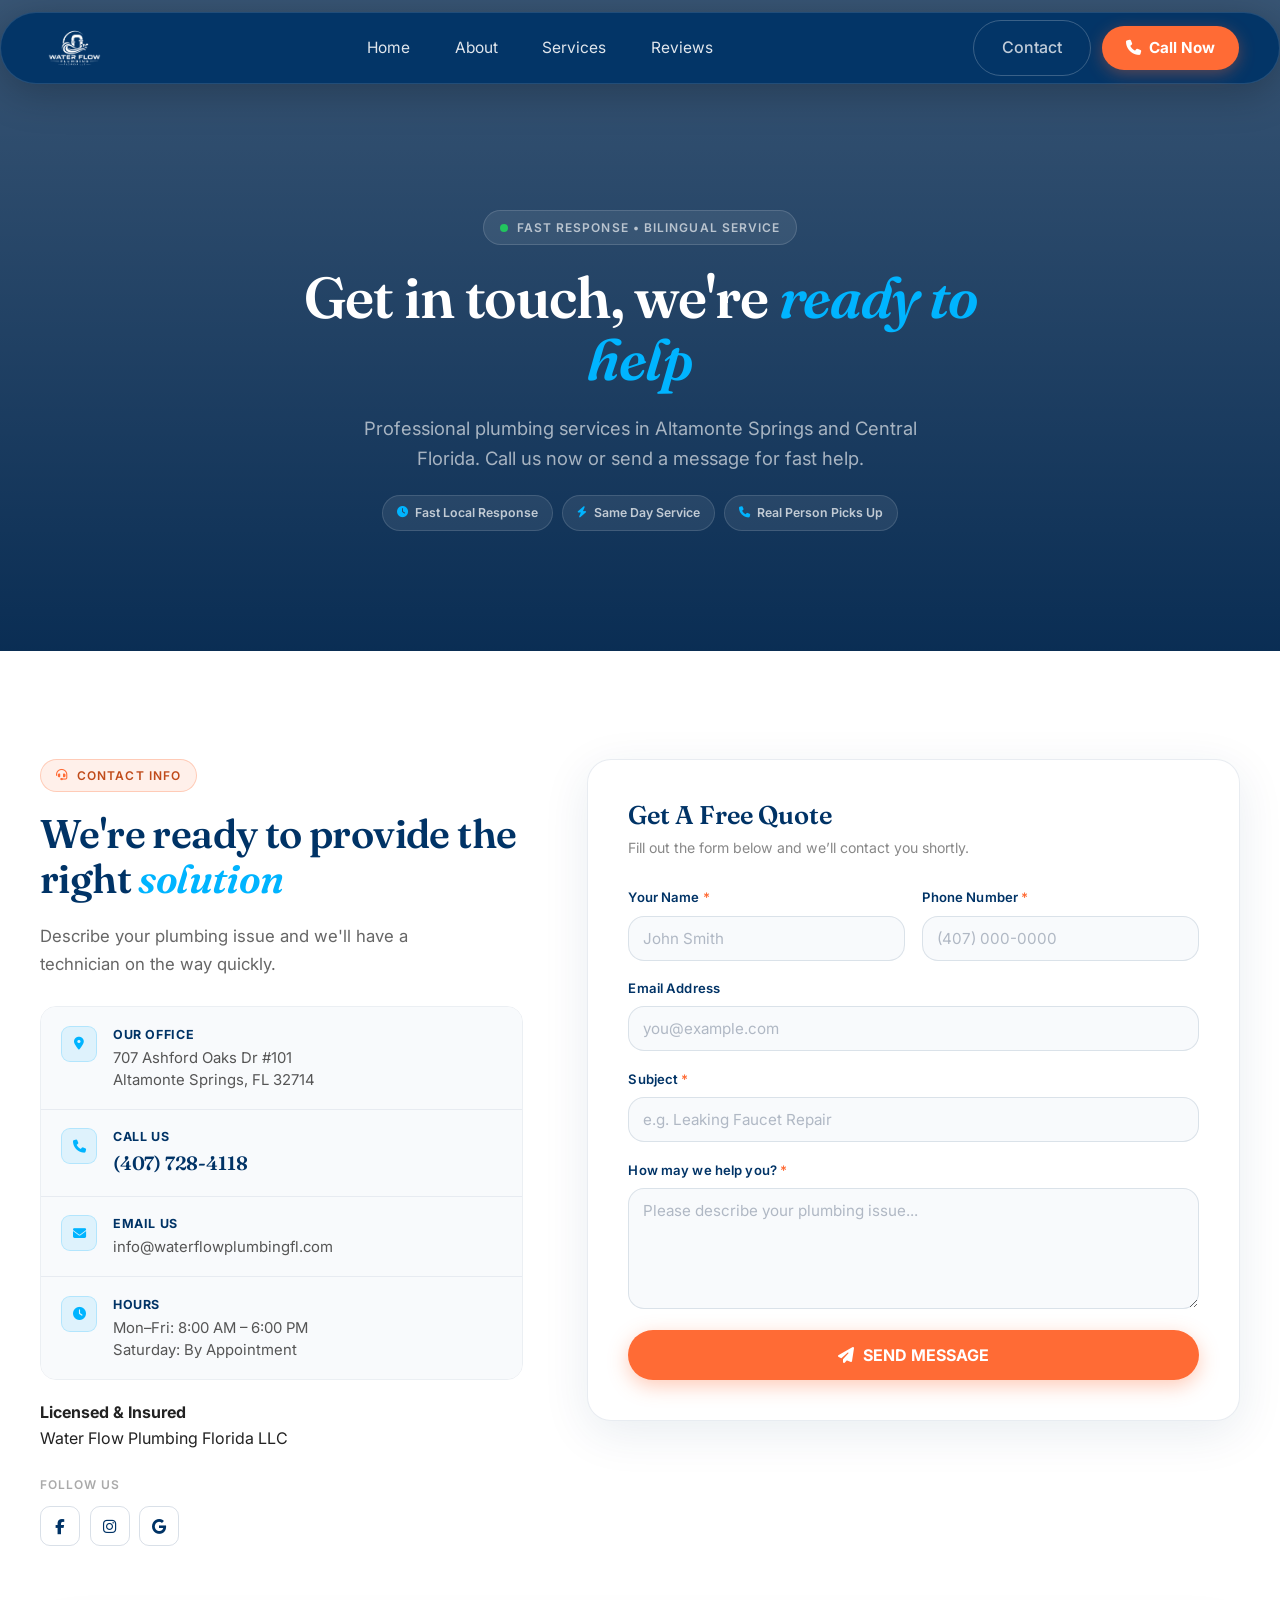
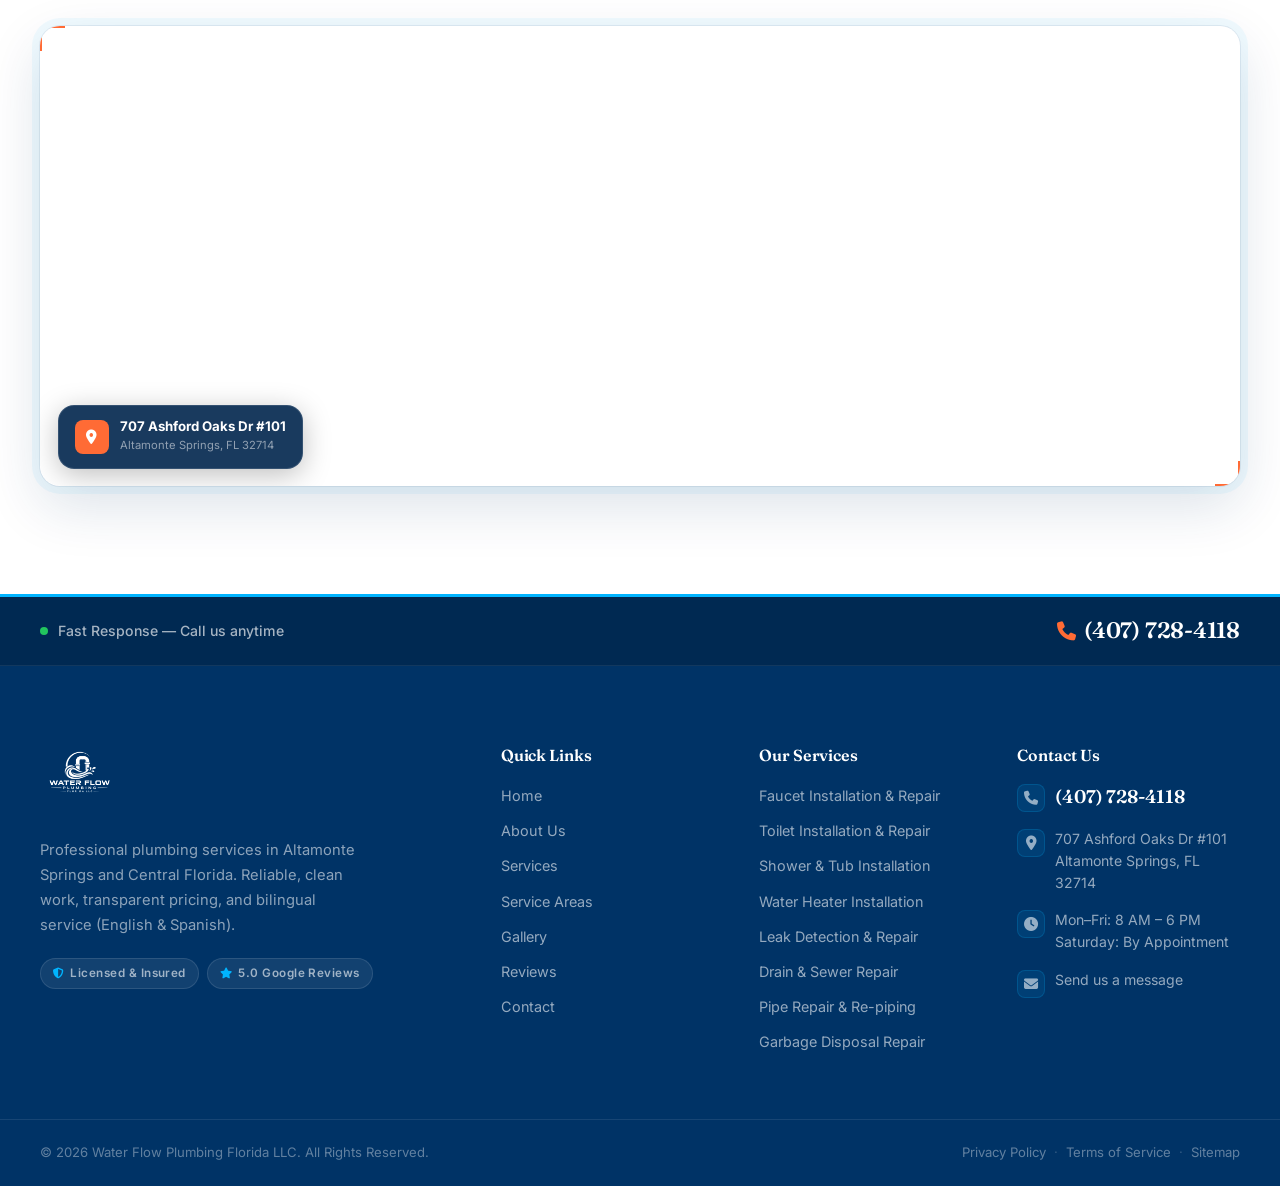
<file: contact.html>
<!DOCTYPE html>
<html lang="en">
<head>
    <meta charset="UTF-8">
    <meta name="viewport" content="width=device-width, initial-scale=1.0">
    <title>Contact Us | Water Flow Plumbing Florida LLC</title>
    <meta name="description" content="Contact Water Flow Plumbing Florida LLC for fast plumbing service in Altamonte Springs. Call (407) 728-4118 or use our contact form. Bilingual service available.">
    <link href="https://fonts.googleapis.com/css2?family=Fraunces:wght@400;500;600;700&family=Inter:wght@400;500;600&display=swap" rel="stylesheet">
    <link rel="stylesheet" href="https://cdnjs.cloudflare.com/ajax/libs/font-awesome/6.6.0/css/all.min.css">
    <link href="https://unpkg.com/aos@2.3.1/dist/aos.css" rel="stylesheet">
    <link rel="stylesheet" href="assets/css/style.css">
    <link rel="stylesheet" href="assets/css/style2.css">

    <!-- Favicon -->
    <link rel="apple-touch-icon" sizes="180x180" href="super_favicon/apple-touch-icon.png">
    <link rel="icon" type="image/png" sizes="32x32" href="super_favicon/favicon-32x32.png">
    <link rel="icon" type="image/png" sizes="16x16" href="super_favicon/favicon-16x16.png">
    <link rel="manifest" href="super_favicon/site.webmanifest">

</head>
<body>

<div id="header-container"></div>

<!-- ==================== CONTACT HERO ==================== -->
<section class="ct-hero">
  <div class="ct-hero-overlay" aria-hidden="true"></div>
  <div class="ct-hero-inner">

    <div class="ct-hero-badge" data-aos="fade-up">
      <span class="live-dot" aria-hidden="true"></span>
      Fast Response • Bilingual Service
    </div>

    <h1 class="ct-hero-headline" data-aos="fade-up" data-aos-delay="100">
      Get in touch, we're <em>ready to help</em>
    </h1>

    <p class="ct-hero-sub" data-aos="fade-up" data-aos-delay="200">
      Professional plumbing services in Altamonte Springs and Central Florida. 
      Call us now or send a message for fast help.
    </p>

    <div class="ct-hero-chips" data-aos="fade-up" data-aos-delay="300">
      <div class="ct-hero-chip"><i class="fas fa-clock"></i> Fast Local Response</div>
      <div class="ct-hero-chip"><i class="fas fa-bolt"></i> Same Day Service</div>
      <div class="ct-hero-chip"><i class="fas fa-phone"></i> Real Person Picks Up</div>
    </div>

  </div>
</section>


<!-- ==================== CONTACT SECTION ==================== -->
<section class="ct-section">
  <div class="ct-inner">

    <div class="ct-grid">

      <!-- ---- Left: info ---- -->
      <div class="ct-info" data-aos="fade-right">

        <div class="ct-info-eyebrow">
          <i class="fas fa-headset"></i>
          Contact info
        </div>
        <h2 class="ct-info-headline">
          We're ready to provide the right <em>solution</em>
        </h2>
        <p class="ct-info-lead">
          Describe your plumbing issue and we'll have a technician on the way quickly.
        </p>

        <!-- Info items -->
        <ul class="ct-info-list">
          <li class="ct-info-item">
            <div class="ct-info-icon">
              <i class="fas fa-map-marker-alt"></i>
            </div>
            <div class="ct-info-text">
              <strong>Our Office</strong>
              <address>707 Ashford Oaks Dr #101<br>Altamonte Springs, FL 32714</address>
            </div>
          </li>
          <li class="ct-info-item">
            <div class="ct-info-icon">
              <i class="fas fa-phone"></i>
            </div>
            <div class="ct-info-text">
              <strong>Call Us</strong>
              <a href="tel:4077284118" class="ct-phone">(407) 728-4118</a>
            </div>
          </li>
          <li class="ct-info-item">
            <div class="ct-info-icon">
              <i class="fas fa-envelope"></i>
            </div>
            <div class="ct-info-text">
              <strong>Email Us</strong>
              <a href="mailto:info@waterflowplumbingfl.com">info@waterflowplumbingfl.com</a>
            </div>
          </li>
          <li class="ct-info-item">
            <div class="ct-info-icon">
              <i class="fas fa-clock"></i>
            </div>
            <div class="ct-info-text">
              <strong>Hours</strong>
              <span>Mon–Fri: 8:00 AM – 6:00 PM<br>Saturday: By Appointment</span>
            </div>
          </li>
        </ul>

        <!-- License -->
        <div class="ct-info-license">
          <strong>Licensed &amp; Insured</strong><br>
          Water Flow Plumbing Florida LLC
        </div>

        <!-- Social -->
        <div class="ct-social">
          <p class="ct-social-label">Follow us</p>
          <div class="ct-social-icons">
            <a href="#" class="ct-social-btn" aria-label="Facebook">
              <i class="fab fa-facebook-f"></i>
            </a>
            <a href="#" class="ct-social-btn" aria-label="Instagram">
              <i class="fab fa-instagram"></i>
            </a>
            <a href="#" class="ct-social-btn" aria-label="Google">
              <i class="fab fa-google"></i>
            </a>
          </div>
        </div>

      </div>

      <!-- ---- Right: form ---- -->
      <div class="ct-form-col" data-aos="fade-left">
        <div class="ct-form-card">

          <div class="ct-form-header">
            <h3>Get A Free Quote</h3>
            <p>Fill out the form below and we’ll contact you shortly.</p>
          </div>

          <form id="contact-form" class="ct-form" novalidate>

            <!-- Name + Phone row -->
            <div class="ct-form-row">
              <div class="ct-field">
                <label for="name">Your Name <span class="ct-required">*</span></label>
                <input type="text" id="name" name="name" placeholder="John Smith" required autocomplete="name">
              </div>
              <div class="ct-field">
                <label for="phone">Phone Number <span class="ct-required">*</span></label>
                <input type="tel" id="phone" name="phone" placeholder="(407) 000-0000" required autocomplete="tel">
              </div>
            </div>

            <!-- Email -->
            <div class="ct-field">
              <label for="email">Email Address</label>
              <input type="email" id="email" name="email" placeholder="you@example.com" autocomplete="email">
            </div>

            <!-- Subject -->
            <div class="ct-field">
              <label for="subject">Subject <span class="ct-required">*</span></label>
              <input type="text" id="subject" name="subject" placeholder="e.g. Leaking Faucet Repair" required>
            </div>

            <!-- Message -->
            <div class="ct-field">
              <label for="message">How may we help you? <span class="ct-required">*</span></label>
              <textarea id="message" name="message" rows="5" placeholder="Please describe your plumbing issue..." required></textarea>
            </div>

            <!-- Submit -->
            <button type="submit" class="ct-submit" id="ct-submit">
              <span class="ct-submit-label">
                <i class="fas fa-paper-plane"></i> SEND MESSAGE
              </span>
              <span class="ct-submit-loading" aria-hidden="true">
                <i class="fas fa-circle-notch fa-spin"></i> Sending…
              </span>
            </button>

            <!-- Success / Error messages -->
            <div class="ct-form-success" id="ct-success" role="alert" aria-live="polite">
              <i class="fas fa-circle-check"></i>
              <div>
                <strong>Message sent!</strong>
                <span>We'll contact you shortly. Thank you!</span>
              </div>
            </div>
            <div class="ct-form-error" id="ct-error" role="alert" aria-live="polite">
              <i class="fas fa-triangle-exclamation"></i>
              <div>
                <strong>Something went wrong.</strong>
                <span>Please call us directly at <a href="tel:4077284118">(407) 728-4118</a>.</span>
              </div>
            </div>

          </form>
        </div>
      </div>

    </div>

    <!-- Map -->
    <div class="ct-map-wrap" data-aos="fade-up">
      <div class="ct-map-frame">
        <span class="ct-corner ct-corner-tl" aria-hidden="true"></span>
        <span class="ct-corner ct-corner-br" aria-hidden="true"></span>
        <iframe
          src="https://www.google.com/maps/embed?pb=!1m18!1m12!1m3!1d3506.8!2d-81.365!3d28.662!2m3!1f0!2f0!3f0!3m2!1i1024!2i768!4f13.1!3m3!1m2!1s0x88e77f5e5e5e5e5e%3A0x5f5f5f5f5f5f5f5f!2s707%20Ashford%20Oaks%20Dr%2C%20Altamonte%20Springs%2C%20FL%2032714!5e0!3m2!1sen!2sus!4v1720000000000"
          width="100%" height="100%"
          style="border:0; display:block;"
          allowfullscreen="" loading="lazy"
          referrerpolicy="no-referrer-when-downgrade"
          title="Water Flow Plumbing Florida LLC location map">
        </iframe>
        <div class="ct-map-badge">
          <div class="ct-map-badge-icon"><i class="fas fa-map-marker-alt"></i></div>
          <div class="ct-map-badge-text">
            <strong>707 Ashford Oaks Dr #101</strong>
            <span>Altamonte Springs, FL 32714</span>
          </div>
        </div>
      </div>
    </div>

  </div>
</section>

<!-- SCROLL PROGRESS INDICATOR -->
<div class="scroll-indicator" id="scrollIndicator">
    <div class="scroll-progress-container">
        <div class="scroll-progress-track"></div>
        <div class="scroll-progress-bar" id="scrollProgress"></div>
    </div>
    <button class="scroll-text-btn" id="scrollBtn">
        <span id="scrollText">Scroll Down</span>
    </button>
</div>

<!-- Scripts -->
<script>
    fetch('components/footer.html')
        .then(response => response.text())
        .then(data => {
            document.body.insertAdjacentHTML('beforeend', data);
        });
</script>
<script src="https://unpkg.com/aos@2.3.1/dist/aos.js"></script>
<script src="assets/js/header-loader.js"></script>
<script src="assets/js/main.js"></script>
</body>
</html>
</file>
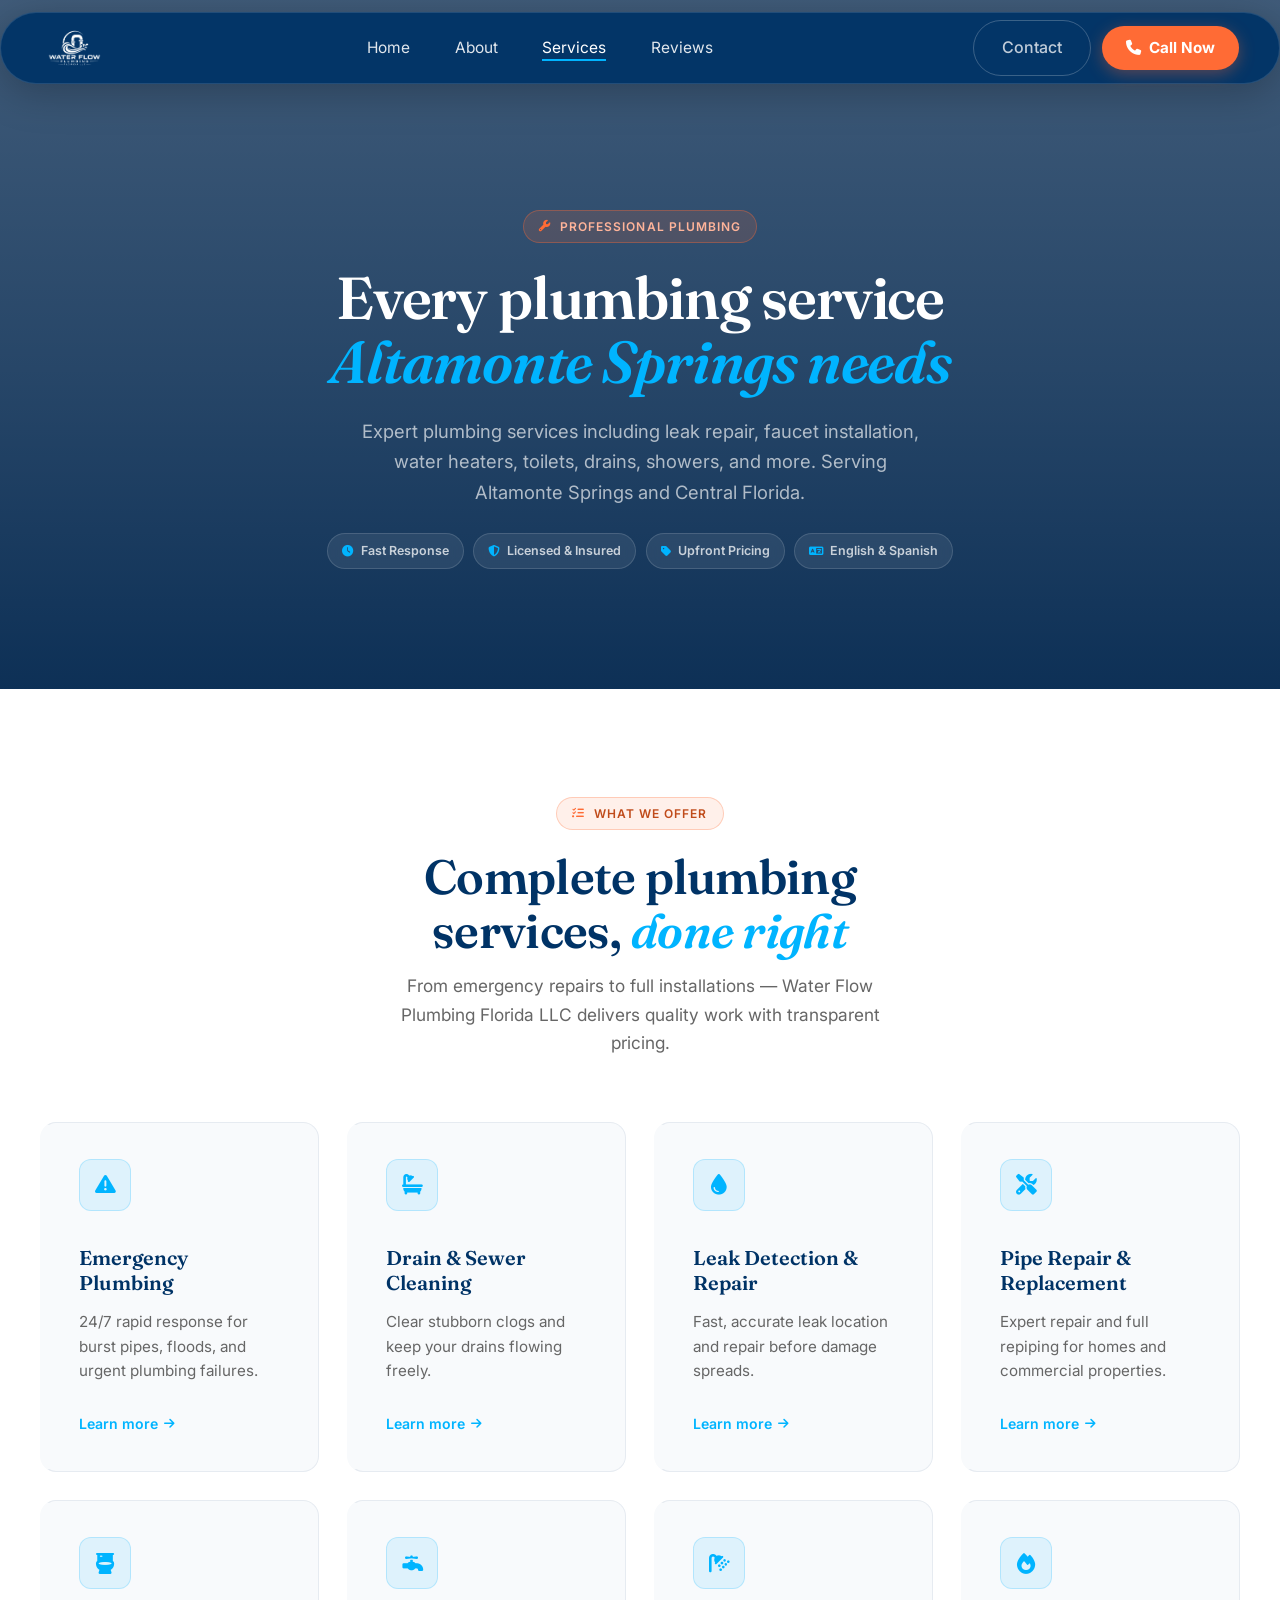
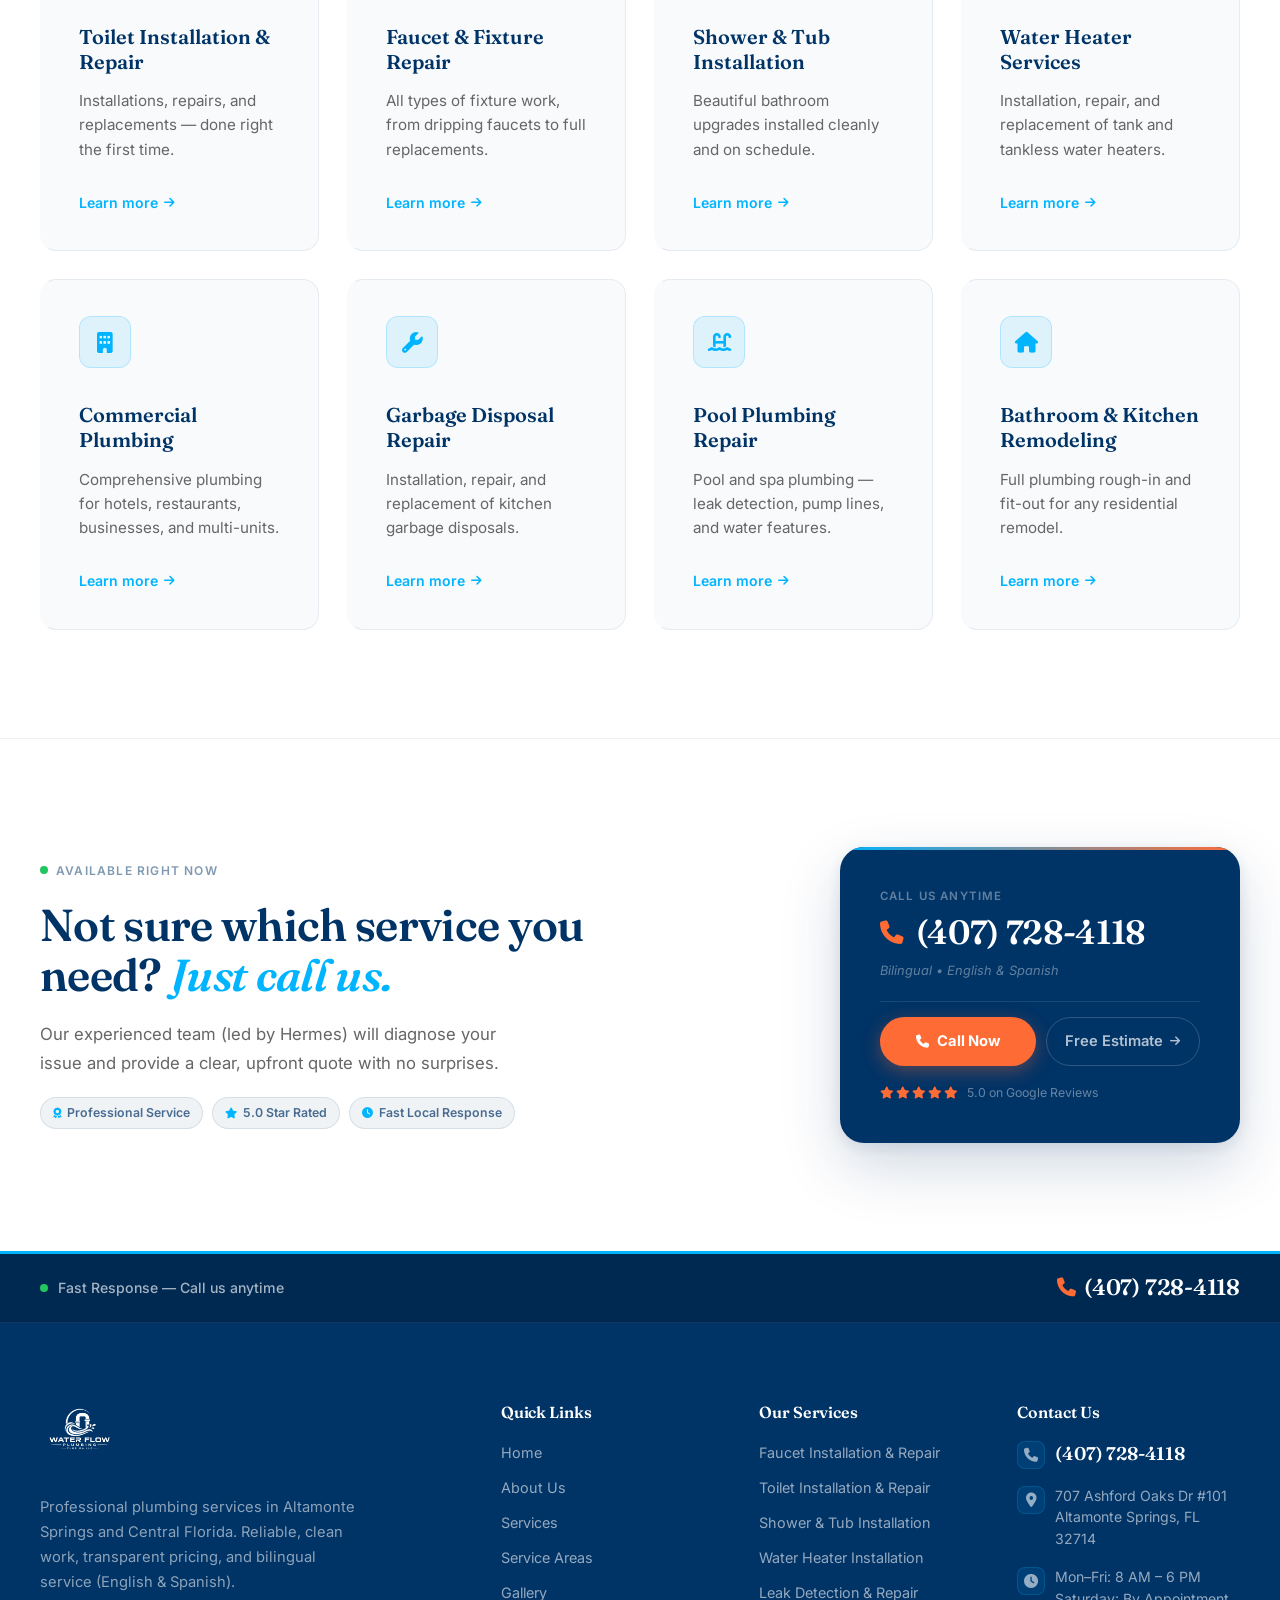
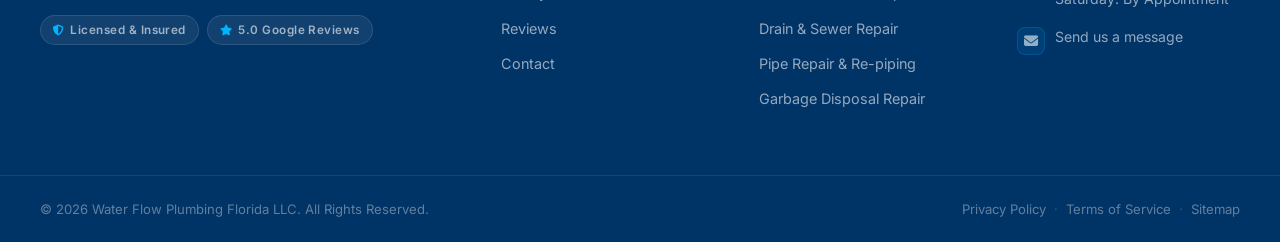
<file: services.html>
<!DOCTYPE html>
<html lang="en">
<head>
    <meta charset="UTF-8">
    <meta name="viewport" content="width=device-width, initial-scale=1.0">
    <title>Our Plumbing Services | Water Flow Plumbing Florida LLC</title>
    <meta name="description" content="Professional plumbing services in Altamonte Springs, FL. Faucet repair, water heater installation, toilet repair, leak detection, drain cleaning, and more. Bilingual service.">
    <link href="https://fonts.googleapis.com/css2?family=Fraunces:wght@400;500;600;700&family=Inter:wght@400;500;600&display=swap" rel="stylesheet">
    <link rel="stylesheet" href="https://cdnjs.cloudflare.com/ajax/libs/font-awesome/6.6.0/css/all.min.css">
    <link href="https://unpkg.com/aos@2.3.1/dist/aos.css" rel="stylesheet">
    <link rel="stylesheet" href="assets/css/style.css">
    <link rel="stylesheet" href="assets/css/style2.css">

    <!-- Favicon -->
    <link rel="apple-touch-icon" sizes="180x180" href="super_favicon/apple-touch-icon.png">
    <link rel="icon" type="image/png" sizes="32x32" href="super_favicon/favicon-32x32.png">
    <link rel="icon" type="image/png" sizes="16x16" href="super_favicon/favicon-16x16.png">
    <link rel="manifest" href="super_favicon/site.webmanifest">

</head>
<body>

<div id="header-container"></div>

<!-- ==================== SERVICES HERO ==================== -->
<section class="svc-hero">
  <div class="svc-hero-overlay" aria-hidden="true"></div>
  <div class="svc-hero-inner">

    <div class="svc-hero-badge" data-aos="fade-up">
      <i class="fas fa-wrench"></i>
      Professional plumbing
    </div>

    <h1 class="svc-hero-headline" data-aos="fade-up" data-aos-delay="100">
      Every plumbing service <em>Altamonte Springs needs</em>
    </h1>

    <p class="svc-hero-sub" data-aos="fade-up" data-aos-delay="200">
      Expert plumbing services including leak repair, faucet installation, water heaters, 
      toilets, drains, showers, and more. Serving Altamonte Springs and Central Florida.
    </p>

    <!-- Trust chips row -->
    <div class="svc-hero-chips" data-aos="fade-up" data-aos-delay="300">
      <div class="svc-hero-chip">
        <i class="fas fa-clock"></i> Fast Response
      </div>
      <div class="svc-hero-chip">
        <i class="fas fa-shield-halved"></i> Licensed &amp; Insured
      </div>
      <div class="svc-hero-chip">
        <i class="fas fa-tag"></i> Upfront Pricing
      </div>
      <div class="svc-hero-chip">
        <i class="fas fa-language"></i> English &amp; Spanish
      </div>
    </div>

  </div>
</section>


<!-- ==================== ALL SERVICES GRID ==================== -->
<section class="all-svc-section">
  <div class="all-svc-inner">

    <div class="all-svc-header" data-aos="fade-up">
      <div class="all-svc-eyebrow">
        <i class="fas fa-list-check"></i>
        What we offer
      </div>
      <h2>Complete plumbing services, <em>done right</em></h2>
      <p class="all-svc-subtitle">
        From emergency repairs to full installations — Water Flow Plumbing Florida LLC delivers quality work with transparent pricing.
      </p>
    </div>

    <!-- JS populates this -->
    <div class="services-grid" id="services-grid"></div>

  </div>
</section>


<!-- ==================== SERVICES PAGE CTA ==================== -->
<section class="svc-cta-section">
  <div class="svc-cta-inner" data-aos="fade-up">

    <!-- Left: text -->
    <div class="svc-cta-left">
      <div class="svc-cta-eyebrow">
        <span class="live-dot" aria-hidden="true"></span>
        Available right now
      </div>
      <h2 class="svc-cta-headline">
        Not sure which service you need? <em>Just call us.</em>
      </h2>
      <p class="svc-cta-sub">
        Our experienced team (led by Hermes) will diagnose your issue and provide a clear, upfront quote with no surprises.
      </p>
      <div class="svc-cta-chips">
        <span class="svc-trust-chip"><i class="fas fa-award"></i> Professional Service</span>
        <span class="svc-trust-chip"><i class="fas fa-star"></i> 5.0 Star Rated</span>
        <span class="svc-trust-chip"><i class="fas fa-clock"></i> Fast Local Response</span>
      </div>
    </div>

    <!-- Right: call card -->
    <div class="svc-cta-right">
      <div class="svc-cta-card">
        <p class="svc-cta-card-label">Call us anytime</p>
        <a href="tel:4077284118" class="svc-cta-number">
          <i class="fas fa-phone"></i>
          (407) 728-4118
        </a>
        <p class="svc-cta-card-note">Bilingual • English &amp; Spanish</p>
        <div class="svc-cta-card-divider" aria-hidden="true"></div>
        <div class="svc-cta-card-btns">
          <a href="tel:4077284118" class="svc-btn-primary">
            <i class="fas fa-phone"></i> Call Now
          </a>
          <a href="contact.html" class="svc-btn-ghost">
            Free Estimate <i class="fas fa-arrow-right"></i>
          </a>
        </div>
        <div class="svc-cta-stars">
          <div class="svc-stars-row">
            <i class="fas fa-star"></i><i class="fas fa-star"></i><i class="fas fa-star"></i>
            <i class="fas fa-star"></i><i class="fas fa-star"></i>
          </div>
          <span>5.0 on Google Reviews</span>
        </div>
      </div>
    </div>

  </div>
</section>

<!-- SCROLL PROGRESS INDICATOR -->
<div class="scroll-indicator" id="scrollIndicator">
    <div class="scroll-progress-container">
        <div class="scroll-progress-track"></div>
        <div class="scroll-progress-bar" id="scrollProgress"></div>
    </div>
    <button class="scroll-text-btn" id="scrollBtn">
        <span id="scrollText">Scroll Down</span>
    </button>
</div>

<!-- Scripts -->
<script>
    fetch('components/footer.html')
        .then(response => response.text())
        .then(data => {
            document.body.insertAdjacentHTML('beforeend', data);
        });
</script>

<script src="https://unpkg.com/aos@2.3.1/dist/aos.js"></script>
<script src="assets/js/header-loader.js"></script>
<script src="assets/js/main.js"></script>
</body>
</html>
</file>
<file: assets/css/style.css>
/* ====================== ROOT VARIABLES ====================== */
:root {
    --navy: #003366;
    --bright-blue: #00B4FF;
    --accent: #FF6B35;
    --white: #ffffff;
    --radius: 16px;
    --shadow: 0 10px 15px rgba(0, 0, 0, 0.1);
}

/* ====================== FONTS ====================== */
body {
    font-family: 'Inter', sans-serif;
    margin: 0;
    padding: 0;
    color: #222;
    line-height: 1.6;
}

h1, h2, h3, h4, h5, h6 {
    font-family: 'Fraunces', serif;
    font-weight: 600;
    line-height: 1.2;
}

*,
*::before,
*::after{
    box-sizing:border-box;
}

html{
    overflow-x:hidden;
}

body{
    overflow-x:hidden;
    width:100%;
}

img,
svg,
video,
iframe,
canvas{
    max-width:100%;
    height:auto;
    display:block;
}

/* ====================== NAVIGATION ====================== */
#header {
    position: fixed;
    top: 0;
    left: 0;
    right: 0;
    z-index: 1000;
    transition: all 0.4s ease;
}

.nav-bar {
    display: flex;
    align-items: center;
    justify-content: space-between;
    max-width: 1320px;
    margin: 12px auto 0;
    padding: 0 1.25rem;
    background: rgba(0, 51, 102, 0.94); 
    backdrop-filter: blur(16px);
    -webkit-backdrop-filter: blur(16px);
    border-radius: 9999px;
    border: 1px solid rgba(255,255,255,0.12);
    box-shadow: 0 8px 40px rgba(0,0,0,0.25);
    height: 68px;
    transition: all 0.35s cubic-bezier(0.4, 0, 0.2, 1);
}

#header.scrolled .nav-bar {
    margin-top: 0;
    border-radius: 0;
    height: 62px;
    background: rgba(0, 51, 102, 0.98);
}

/* Logo */
.logo img {
    height: 44px;
    width: auto;
    display: block;
    transition: height 0.35s ease;
}

#header.scrolled .logo img {
    height: 38px;
}

/* Desktop Menu */
.nav-links {
    display: none;
    align-items: center;
    gap: 2.2rem;
    list-style: none;
    margin: 0;
    padding: 0;
}

.nav-links a {
    color: rgba(255,255,255,0.88);
    text-decoration: none;
    font-size: 0.97rem;
    font-weight: 400;
    position: relative;
    padding-bottom: 4px;
    transition: color 0.35s ease;
}

.nav-links a::after {
    content: '';
    position: absolute;
    bottom: 0;
    left: 0;
    width: 0;
    height: 2px;
    background: var(--bright-blue);
    transition: width 0.35s ease;
}

.nav-links a:hover {
    color: white;
}

.nav-links a:hover::after {
    width: 100%;
}

/* Desktop CTAs */
.nav-ctas {
    display: none;
    align-items: center;
    gap: 0.8rem;
}

.btn-ghost {
    color: rgba(255,255,255,0.9);
    text-decoration: none;
    font-size: 0.93rem;
    font-weight: 500;
    padding: 8px 20px;
    border-radius: 9999px;
    border: 1px solid rgba(255,255,255,0.3);
    transition: all 0.35s ease;
}

.btn-ghost:hover {
    background: rgba(255,255,255,0.12);
    border-color: rgba(255,255,255,0.6);
    color: white;
}

.btn-call {
    display: inline-flex;
    align-items: center;
    gap: 8px;
    background: var(--accent); 
    color: white;
    text-decoration: none;
    font-size: 0.95rem;
    font-weight: 700;
    padding: 10px 24px;
    border-radius: 9999px;
    transition: all 0.35s ease;
    box-shadow: 0 4px 16px rgba(255, 107, 53, 0.35);
}

.btn-call:hover {
    background: #e55a2b;
    transform: translateY(-2px);
    box-shadow: 0 8px 24px rgba(255, 107, 53, 0.45);
}

/* Hamburger */
.hamburger {
    display: flex;
    flex-direction: column;
    justify-content: center;
    gap: 5px;
    width: 44px;
    height: 44px;
    background: none;
    border: none;
    cursor: pointer;
}

.hamburger span {
    display: block;
    height: 2.5px;
    background: white;
    border-radius: 2px;
    transition: all 0.3s ease;
}

.hamburger.open span:nth-child(1) { transform: translateY(7px) rotate(45deg); }
.hamburger.open span:nth-child(2) { opacity: 0; }
.hamburger.open span:nth-child(3) { transform: translateY(-7px) rotate(-45deg); }

/* Mobile Drawer */
.mobile-drawer {
    position: absolute;
    top: calc(100% + 12px);
    left: 12px;
    right: 12px;
    background: var(--navy);
    border-radius: 16px;
    border: 1px solid rgba(255,255,255,0.12);
    box-shadow: 0 20px 50px rgba(0,0,0,0.3);
    overflow: hidden;
    max-height: 0;
    opacity: 0;
    visibility: hidden;
    transition: all 0.4s cubic-bezier(0.4, 0, 0.2, 1);
}

.mobile-drawer.open {
    max-height: 520px;
    opacity: 1;
    visibility: visible;
}

.mobile-drawer-inner {
    padding: 1.8rem 1.4rem;
    display: flex;
    flex-direction: column;
    gap: 0.4rem;
}

.mobile-drawer a {
    color: rgba(255,255,255,0.9);
    text-decoration: none;
    font-size: 1.05rem;
    padding: 12px 10px;
    border-bottom: 1px solid rgba(255,255,255,0.08);
    transition: all 0.3s ease;
}

.mobile-drawer a:last-child { border-bottom: none; }
.mobile-drawer a:hover { color: var(--bright-blue); padding-left: 18px; }

.mobile-drawer-ctas {
    margin-top: 1.5rem;
    padding-top: 1.5rem;
    border-top: 1px solid rgba(255,255,255,0.1);
    display: flex;
    flex-direction: column;
    gap: 0.8rem;
}

/* Active nav link */
.nav-links a.active {
    color: white;
}

.nav-links a.active::after {
    width: 100%;
}

/* ====================== MOBILE (0px - 767px) ====================== */
@media (max-width: 767px) {

    #header{
        padding: 0 10px;
    }

    .nav-bar{
        margin-top: 10px;
        width: 100%;
        height: 62px;
        padding: 0 1rem;
        border-radius: 50px;
    }

    #header.scrolled .nav-bar{
        margin-top: 0;
        border-radius: 0;
        height: 60px;
    }

    .logo img{
        height: 36px;
    }

    #header.scrolled .logo img{
        height: 34px;
    }

    .hamburger{
        width: 40px;
        height: 40px;
    }

    .mobile-drawer{
        top: calc(100% + 8px);
        left: 0;
        right: 0;
        border-radius: 18px;
    }

    .mobile-drawer-inner{
        padding: 1.5rem;
    }

    .mobile-drawer a{
        font-size: 1rem;
        padding: 14px 6px;
    }

    .mobile-drawer-ctas{
        margin-top: 1.2rem;
        padding-top: 1.2rem;
    }
}


/* ====================== TABLET (768px - 1023px) ====================== */
@media (min-width:768px){

    .nav-links{
        display:flex;
        gap:1.5rem;
    }

    .nav-ctas{
        display:flex;
        gap:.7rem;
    }

    .hamburger,
    .mobile-drawer{
        display:none;
    }

    .nav-bar{
        height:68px;
        padding:0 1.5rem;
    }

    .logo img{
        height:40px;
    }

    .btn-call{
        padding:10px 18px;
        font-size:.9rem;
    }

    .btn-ghost{
        padding:8px 16px;
        font-size:.9rem;
    }
}


/* ====================== DESKTOP (1024px+) ====================== */
@media (min-width:1024px){

    .nav-bar{
        padding:0 2.5rem;
        height:72px;
    }

    #header.scrolled .nav-bar{
        height:64px;
    }

    .nav-links{
        gap:2.8rem;
    }

    .logo img{
        height:44px;
    }

    .btn-call{
        padding:10px 24px;
        font-size:.95rem;
    }

}
.mobile-drawer a.active {
    color: var(--bright-blue);
    font-weight: 600;
}


/* ====================== HERO ====================== */

.hero-section::before {
  content: '';
  display: none;
  height: 4px;
  background: linear-gradient(90deg, var(--navy) 0%, var(--bright-blue) 60%, var(--accent) 100%);
}

.hero-section {
  background: var(--white);
  padding: clamp(40px, 6vw, 72px) clamp(20px, 5vw, 64px);
  margin-top: 68px;
}

.hero-inner {
  max-width: 1140px;
  margin: 0 auto;
  display: grid;
  grid-template-columns: 1fr 1fr;
  gap: clamp(32px, 5vw, 64px);
  align-items: center;
}

/* ---- Badge ---- */
.hero-badge {
  display: inline-flex;
  align-items: center;
  gap: 7px;
  background: rgba(255, 107, 53, 0.10);
  border: 1px solid rgba(255, 107, 53, 0.28);
  color: #c04b1a;
  font-family: 'Inter', sans-serif;
  font-size: 0.72rem;
  font-weight: 700;
  letter-spacing: 0.09em;
  text-transform: uppercase;
  padding: 6px 14px;
  border-radius: 100px;
  margin-bottom: 1.4rem;
}
.hero-badge i {
  color: var(--accent);
  font-size: 0.65rem;
}

/* ---- Headline ---- */
.hero-headline {
  font-family: 'Fraunces', serif;
  font-size: clamp(2rem, 4vw, 3.2rem);
  font-weight: 600;
  line-height: 1.08;
  color: var(--navy);
  letter-spacing: -0.02em;
  margin: 0 0 1.25rem;
}

.hero-highlight {
  color: var(--bright-blue);
  position: relative;
  display: inline-block;
}
.hero-highlight::after {
  content: '';
  position: absolute;
  left: 0;
  right: 0;
  bottom: -3px;
  height: 3px;
  background: var(--bright-blue);
  border-radius: 2px;
  opacity: 0.4;
}

.hero-italic {
  font-style: italic;
  color: var(--navy);
}

/* ---- Sub ---- */
.hero-sub {
  font-family: 'Inter', sans-serif;
  font-size: clamp(0.95rem, 1.5vw, 1.08rem);
  line-height: 1.7;
  color: #555;
  margin: 0 0 2rem;
  max-width: 480px;
}

/* ---- CTAs ---- */
.hero-ctas {
  display: flex;
  flex-wrap: wrap;
  gap: 12px;
  margin-bottom: 2rem;
}

.hero-btn-primary {
  display: inline-flex;
  align-items: center;
  gap: 9px;
  background: var(--accent);
  color: #fff;
  text-decoration: none;
  font-family: 'Inter', sans-serif;
  font-size: 1rem;
  font-weight: 700;
  padding: 14px 28px;
  border-radius: 100px;
  letter-spacing: 0.01em;
  box-shadow: 0 6px 24px rgba(255, 107, 53, 0.35);
  transition: background 0.25s, transform 0.22s, box-shadow 0.25s;
}
.hero-btn-primary:hover {
  background: #e05a27;
  transform: translateY(-2px);
  box-shadow: 0 10px 32px rgba(255, 107, 53, 0.48);
}
.hero-btn-primary i { font-size: 0.85rem; }

.hero-btn-outline {
  display: inline-flex;
  align-items: center;
  gap: 8px;
  border: 2px solid var(--navy);
  color: var(--navy);
  text-decoration: none;
  font-family: 'Inter', sans-serif;
  font-size: 1rem;
  font-weight: 500;
  padding: 12px 24px;
  border-radius: 100px;
  transition: background 0.25s, color 0.25s, transform 0.22s;
}
.hero-btn-outline:hover {
  background: var(--navy);
  color: var(--white);
  transform: translateY(-2px);
}
.hero-btn-outline i {
  font-size: 0.78rem;
  transition: transform 0.22s;
}
.hero-btn-outline:hover i { transform: translateX(3px); }

/* ---- Proof rows ---- */
.hero-proof {
  display: flex;
  flex-direction: column;
  gap: 10px;
}

.proof-row {
  display: flex;
  align-items: center;
  gap: 10px;
}

.proof-icon {
  width: 32px;
  height: 32px;
  border-radius: 8px;
  background: rgba(0, 180, 255, 0.10);
  display: flex;
  align-items: center;
  justify-content: center;
  flex-shrink: 0;
}
.proof-icon i {
  color: var(--bright-blue);
  font-size: 0.78rem;
}

.proof-text {
  display: flex;
  align-items: baseline;
  gap: 6px;
}
.proof-text strong {
  font-family: 'Inter', sans-serif;
  font-size: 0.82rem;
  font-weight: 700;
  color: var(--navy);
}
.proof-text span {
  font-family: 'Inter', sans-serif;
  font-size: 0.75rem;
  color: #888;
}

/* ---- Image column ---- */
.hero-img-col {
  position: relative;
}

.hero-img-block {
  position: relative;
  padding: 0;
}

/* Decorative offset block */
.img-shadow-block {
  position: absolute;
  inset: 0;
  background: rgba(0, 51, 102, 0.05);
  border-radius: 24px;
  transform: translate(12px, 12px);
  z-index: 0;
}

/* Corner accents */
.corner {
  position: absolute;
  width: 28px;
  height: 28px;
  z-index: 3;
  pointer-events: none;
}
.corner-tl {
  top: -8px;
  left: -8px;
  border-top: 3px solid var(--accent);
  border-left: 3px solid var(--accent);
  border-radius: 5px 0 0 0;
}
.corner-br {
  bottom: -8px;
  right: 4px;
  border-bottom: 3px solid var(--accent);
  border-right: 3px solid var(--accent);
  border-radius: 0 0 5px 0;
}

/* Image frame */
.hero-img-frame {
  position: relative;
  border-radius: 24px;
  overflow: hidden;
  z-index: 1;
  box-shadow:
    0 0 0 1px rgba(0, 51, 102, 0.08),
    0 20px 60px rgba(0, 51, 102, 0.18);
}

.hero-img {
  width: 100%;
  height: auto;
  display: block;
  aspect-ratio: 4 / 3;
  object-fit: cover;
  transition: transform 0.55s ease;
}
.hero-img-block:hover .hero-img { transform: scale(1.025); }

/* Bottom fade */
.img-fade {
  position: absolute;
  bottom: 0; left: 0; right: 0;
  height: 50%;
  background: linear-gradient(to top, rgba(0, 37, 77, 0.80) 0%, transparent 100%);
  pointer-events: none;
}

/* Stat chip — top left */
.img-stat-badge {
  position: absolute;
  top: 1rem;
  left: 1rem;
  background: rgba(255, 255, 255, 0.15);
  backdrop-filter: blur(10px);
  -webkit-backdrop-filter: blur(10px);
  border: 1px solid rgba(255, 255, 255, 0.18);
  border-radius: 100px;
  padding: 5px 12px;
  font-family: 'Inter', sans-serif;
  font-size: 0.7rem;
  font-weight: 600;
  color: #fff;
  letter-spacing: 0.02em;
}
.img-stat-badge i { font-size: 0.65rem; margin-right: 5px; }

/* Floating badge — bottom left */
.img-floating-badge {
  position: absolute;
  bottom: 1.1rem;
  left: 1.1rem;
  background: rgba(0, 37, 77, 0.92);
  backdrop-filter: blur(12px);
  -webkit-backdrop-filter: blur(12px);
  border: 1px solid rgba(255, 255, 255, 0.12);
  border-radius: 14px;
  padding: 0.8rem 1rem;
  display: flex;
  align-items: center;
  gap: 0.7rem;
  box-shadow: 0 8px 32px rgba(0, 0, 0, 0.28);
}

.badge-icon {
  width: 38px;
  height: 38px;
  border-radius: 10px;
  background: var(--accent);
  display: flex;
  align-items: center;
  justify-content: center;
  font-size: 1rem;
  color: #fff;
  flex-shrink: 0;
}

.badge-text {
  display: flex;
  flex-direction: column;
  gap: 2px;
}
.badge-text strong {
  font-family: 'Inter', sans-serif;
  font-size: 0.85rem;
  font-weight: 700;
  color: #fff;
  line-height: 1.2;
}
.badge-text span {
  font-family: 'Inter', sans-serif;
  font-size: 0.72rem;
  color: rgba(255, 255, 255, 0.55);
}

/* Live badge — top right */
.img-live-badge {
  position: absolute;
  top: 1rem;
  right: 1rem;
  display: inline-flex;
  align-items: center;
  gap: 6px;
  background: rgba(0, 37, 77, 0.88);
  backdrop-filter: blur(10px);
  -webkit-backdrop-filter: blur(10px);
  border: 1px solid rgba(255, 255, 255, 0.12);
  border-radius: 100px;
  padding: 6px 12px;
  font-family: 'Inter', sans-serif;
  font-size: 0.72rem;
  font-weight: 600;
  color: rgba(255, 255, 255, 0.88);
  letter-spacing: 0.03em;
}

.live-dot {
  width: 8px;
  height: 8px;
  border-radius: 50%;
  background: #22c55e;
  display: inline-block;
  flex-shrink: 0;
  animation: pulse-dot 2s ease infinite;
}
@keyframes pulse-dot {
  0%, 100% { box-shadow: 0 0 0 0 rgba(34, 197, 94, 0.5); }
  50%       { box-shadow: 0 0 0 5px rgba(34, 197, 94, 0); }
}

/* ====================== TABLET (768px – 1023px) ====================== */
@media (max-width: 1023px) {
  .hero-inner {
    grid-template-columns: 1fr;
    gap: 2.5rem;
  }
  .hero-section {
    margin-top: 72px;
  }
  .hero-content { text-align: center; }
  .hero-sub { max-width: 600px; margin-left: auto; margin-right: auto; }
  .hero-ctas { justify-content: center; }
  .hero-proof { align-items: center; }
  .img-shadow-block { transform: translate(8px, 8px); }
}

/* ====================== MOBILE (max 767px) ====================== */
@media (max-width: 767px) {
  .hero-section {
    margin-top: 62px;
    padding: 2rem 1rem 3rem;
  }
  .hero-inner { gap: 2rem; }
  .hero-badge { font-size: 0.68rem; }
  .hero-headline {
    font-size: 2.1rem;
    line-height: 1.12;
  }
  .hero-ctas {
    flex-direction: column;
    width: 100%;
  }
  .hero-btn-primary,
  .hero-btn-outline {
    width: 100%;
    justify-content: center;
    font-size: 1rem;
    padding: 14px 20px;
  }
  .hero-img-frame { border-radius: 18px; }
  .corner { width: 22px; height: 22px; }
  .img-floating-badge {
    left: 10px;
    bottom: 10px;
    padding: 0.7rem 0.85rem;
  }
  .badge-icon { width: 34px; height: 34px; }
  .img-live-badge { top: 10px; right: 10px; }
  .img-stat-badge { top: 10px; left: 10px; }
}

/* ====================== LARGE DESKTOP (1280px+) ====================== */
@media (min-width: 1280px) {
  .hero-section { margin-top: 84px; }
  .hero-headline { font-size: 3.4rem; }
}

/* ====================== REDUCED MOTION ====================== */
@media (prefers-reduced-motion: reduce) {
  .live-dot { animation: none; }
  .hero-img,
  .hero-btn-primary,
  .hero-btn-outline { transition: none; }
}

/* ====================== WHY CHOOSE US ====================== */
.why-section {
  background: var(--navy);
  padding: clamp(64px, 10vw, 108px) clamp(1.25rem, 5vw, 2.5rem);
  position: relative;
  overflow: hidden;
}

.why-section::before {
  content: '';
  position: absolute;
  inset: 0;
  background-image:
    linear-gradient(rgba(255,255,255,0.03) 1px, transparent 1px),
    linear-gradient(90deg, rgba(255,255,255,0.03) 1px, transparent 1px);
  background-size: 48px 48px;
  pointer-events: none;
}

.why-section::after {
  content: '';
  position: absolute;
  width: 600px;
  height: 600px;
  border-radius: 50%;
  background: radial-gradient(circle, rgba(0,180,255,0.08) 0%, transparent 70%);
  top: -100px;
  right: -100px;
  pointer-events: none;
}

.why-inner {
  max-width: 1280px;
  margin: 0 auto;
  position: relative;
  z-index: 1;
}

.why-header {
  text-align: center;
  margin-bottom: clamp(2.5rem, 6vw, 4.5rem);
}

.why-eyebrow {
  display: inline-flex;
  align-items: center;
  gap: 8px;
  background: rgba(255,107,53,0.15);
  border: 1px solid rgba(255,107,53,0.35);
  color: #ffb49a;
  font-family: 'Inter', sans-serif;
  font-size: 0.75rem;
  font-weight: 600;
  letter-spacing: 0.1em;
  text-transform: uppercase;
  padding: 6px 16px;
  border-radius: 100px;
  margin-bottom: 1.4rem;
}
.why-eyebrow i { font-size: 0.7rem; color: var(--accent); }

.why-header h2 {
  font-family: 'Fraunces', serif;
  font-size: clamp(1.9rem, 4.5vw, 3rem);
  font-weight: 600;
  color: #fff;
  line-height: 1.15;
  margin-bottom: 1rem;
  letter-spacing: -0.01em;
}

.why-header h2 span {
  color: var(--bright-blue);
}

.why-subtitle {
  font-size: clamp(0.95rem, 2vw, 1.1rem);
  color: rgba(255,255,255,0.58);
  max-width: 560px;
  margin: 0 auto;
  line-height: 1.65;
}

/* ---- Grid ---- */
.why-grid {
  display: grid;
  grid-template-columns: 1fr;
  gap: 1px;
  background: rgba(255,255,255,0.07);
  border-radius: var(--radius);
  overflow: hidden;
  border: 1px solid rgba(255,255,255,0.07);
}

/* ---- Card ---- */
.why-card {
  background: rgba(255,255,255,0.035);
  padding: clamp(1.75rem, 4vw, 2.5rem) clamp(1.5rem, 3.5vw, 2.25rem);
  display: flex;
  flex-direction: column;
  gap: 1rem;
  transition: background 0.25s ease;
  position: relative;
  cursor: default;
}

.why-card:hover {
  background: rgba(255,255,255,0.07);
}

.why-card::before {
  content: '';
  position: absolute;
  top: 0; left: 0; right: 0;
  height: 3px;
  background: var(--bright-blue);
  transform: scaleX(0);
  transform-origin: left;
  transition: transform 0.3s ease;
}
.why-card:hover::before {
  transform: scaleX(1);
}

.card-top {
  display: flex;
  align-items: center;
  justify-content: space-between;
}

.card-number {
  font-family: 'Fraunces', serif;
  font-size: 3rem;
  font-weight: 300;
  font-style: italic;
  line-height: 1;
  color: rgba(255,255,255,0.10);
  transition: color 0.25s ease;
  user-select: none;
}
.why-card:hover .card-number {
  color: rgba(0,180,255,0.22);
}

.card-icon {
  width: 48px;
  height: 48px;
  border-radius: 12px;
  background: rgba(0,180,255,0.12);
  border: 1px solid rgba(0,180,255,0.22);
  display: flex;
  align-items: center;
  justify-content: center;
  font-size: 1.2rem;
  color: var(--bright-blue);
  flex-shrink: 0;
  transition: background 0.25s ease, border-color 0.25s ease, transform 0.25s ease;
}
.why-card:hover .card-icon {
  background: rgba(0,180,255,0.22);
  border-color: rgba(0,180,255,0.45);
  transform: scale(1.06);
}

/* Card body */
.card-body {}

.card-body h3 {
  font-family: 'Fraunces', serif;
  font-size: clamp(1.05rem, 2.2vw, 1.22rem);
  font-weight: 600;
  color: #fff;
  margin-bottom: 0.55rem;
  line-height: 1.25;
}

.card-body p {
  font-size: clamp(0.85rem, 1.8vw, 0.95rem);
  color: rgba(255,255,255,0.52);
  line-height: 1.65;
}

/* ---- Bottom CTA strip ---- */
.why-footer {
  margin-top: clamp(2.5rem, 6vw, 4rem);
  display: flex;
  flex-direction: column;
  align-items: center;
  gap: 1.5rem;
  text-align: center;
}

.why-footer p {
  font-size: 1rem;
  color: rgba(255,255,255,0.5);
}
.why-footer strong {
  color: rgba(255,255,255,0.85);
  font-weight: 500;
}

.why-cta-group {
  display: flex;
  flex-wrap: wrap;
  gap: 1rem;
  justify-content: center;
}

.btn-primary {
  display: inline-flex;
  align-items: center;
  gap: 9px;
  background: var(--accent);
  color: #fff;
  text-decoration: none;
  font-family: 'Inter', sans-serif;
  font-size: 1rem;
  font-weight: 600;
  padding: 14px 30px;
  border-radius: 100px;
  letter-spacing: 0.01em;
  transition: background 0.25s ease, transform 0.22s ease, box-shadow 0.25s ease;
  box-shadow: 0 6px 24px rgba(255,107,53,0.35);
}
.btn-primary:hover {
  background: #e05a27;
  transform: translateY(-2px);
  box-shadow: 0 10px 32px rgba(255,107,53,0.45);
}

.btn-ghost {
  display: inline-flex;
  align-items: center;
  gap: 8px;
  color: rgba(255,255,255,0.75);
  text-decoration: none;
  font-family: 'Inter', sans-serif;
  font-size: 1rem;
  font-weight: 500;
  padding: 14px 28px;
  border-radius: 100px;
  border: 1.5px solid rgba(255,255,255,0.22);
  transition: all 0.25s ease;
}
.btn-ghost:hover {
  border-color: rgba(255,255,255,0.5);
  background: rgba(255,255,255,0.07);
  color: #fff;
}
/* ====================== MOBILE (0px - 767px) ====================== */
@media (max-width:767px){

    .why-section{
        padding:4rem 1rem;
    }

    .why-header{
        margin-bottom:2.5rem;
    }

    .why-eyebrow{
        font-size:.68rem;
        padding:6px 14px;
        margin-bottom:1rem;
    }

    .why-header h2{
        font-size:2rem;
        line-height:1.2;
    }

    .why-subtitle{
        font-size:.95rem;
    }

    .why-grid{
        grid-template-columns:1fr;
        border-radius:18px;
    }

    .why-card{
        padding:1.6rem;
    }

    .card-number{
        font-size:2.3rem;
    }

    .card-icon{
        width:42px;
        height:42px;
        font-size:1rem;
    }

    .card-body h3{
        font-size:1.15rem;
    }

    .card-body p{
        font-size:.9rem;
    }

    .why-footer{
        margin-top:2.5rem;
        gap:1.2rem;
    }

    .why-footer p{
        font-size:.95rem;
    }

    .why-cta-group{
        width:100%;
        flex-direction:column;
    }

    .btn-primary,
    .btn-ghost{
        width:100%;
        justify-content:center;
        padding:15px 20px;
    }

}


/* ====================== TABLET (768px - 1023px) ====================== */
@media (min-width:768px){

    .why-grid{
        grid-template-columns:repeat(2,1fr);
    }

    .why-card{
        padding:2rem;
    }

    .card-number{
        font-size:2.7rem;
    }

}


/* ====================== DESKTOP (1024px+) ====================== */
@media (min-width:1024px){

    .why-grid{
        grid-template-columns:repeat(3,1fr);
    }

    .why-card{
        padding:2.5rem 2.25rem;
    }

    .card-number{
        font-size:3rem;
    }

}


/* ====================== REDUCED MOTION ====================== */
@media (prefers-reduced-motion:reduce){

    *,
    *::before,
    *::after{
        transition-duration:.01ms !important;
    }

}


/* =====================================================
   SERVICES SECTION
   ===================================================== */
 
.services-section {
  background-color: var(--white);
  padding: clamp(64px, 10vw, 108px) clamp(1.25rem, 5vw, 2.5rem);
}
 
.services-inner {
  max-width: 1280px;
  margin: 0 auto;
}
 
/* ---- Header ---- */
.services-header {
  text-align: center;
  margin-bottom: clamp(2.5rem, 6vw, 4rem);
}
 
.services-eyebrow {
  display: inline-flex;
  align-items: center;
  gap: 8px;
  background: rgba(255, 107, 53, 0.10);
  border: 1px solid rgba(255, 107, 53, 0.28);
  color: #c04b1a;
  font-family: 'Inter', sans-serif;
  font-size: 0.75rem;
  font-weight: 600;
  letter-spacing: 0.09em;
  text-transform: uppercase;
  padding: 6px 15px;
  border-radius: 100px;
  margin-bottom: 1.35rem;
}
.services-eyebrow i {
  color: var(--accent);
  font-size: 0.72rem;
}
 
.services-header h2 {
  font-family: 'Fraunces', serif;
  font-size: clamp(1.9rem, 4.5vw, 3rem);
  font-weight: 600;
  color: var(--navy);
  line-height: 1.12;
  letter-spacing: -0.015em;
  margin-bottom: 1rem;
  max-width: 640px;
  margin-left: auto;
  margin-right: auto;
}
 
.services-header h2 em {
  font-style: italic;
  color: var(--bright-blue);
}
 
.services-subtitle {
  font-family: 'Inter', sans-serif;
  font-size: clamp(0.95rem, 2vw, 1.1rem);
  color: #666;
  max-width: 560px;
  margin: 0 auto;
  line-height: 1.65;
}
 
/* ---- Grid ---- */
.services-grid {
  display: grid;
  grid-template-columns: 1fr;
  gap: 1.5rem;
}

/* ---- Service Card ---- */
.svc-card {
  background: #f8fafc;
  border-radius: var(--radius);
  padding: clamp(1.5rem, 3vw, 2.25rem);
  display: flex;
  flex-direction: column;
  gap: 0.9rem;
  border: 1px solid rgba(0, 51, 102, 0.07);
  border-left: 3px solid transparent;
  transition:
    border-color 0.25s ease,
    background 0.25s ease,
    box-shadow 0.25s ease,
    transform 0.25s ease;
  position: relative;
}
 
.svc-card:hover {
  border-left-color: var(--bright-blue);
  background: var(--white);
  box-shadow: 0 12px 40px rgba(0, 51, 102, 0.10);
  transform: translateY(-4px);
}
 
/* Icon */
.svc-icon-wrap {
  width: 52px;
  height: 52px;
  border-radius: 12px;
  background: rgba(0, 180, 255, 0.10);
  border: 1px solid rgba(0, 180, 255, 0.20);
  display: flex;
  align-items: center;
  justify-content: center;
  font-size: 1.3rem;
  color: var(--bright-blue);
  transition: background 0.25s ease, border-color 0.25s ease, transform 0.25s ease;
  flex-shrink: 0;
}
.svc-card:hover .svc-icon-wrap {
  background: rgba(0, 180, 255, 0.18);
  border-color: rgba(0, 180, 255, 0.38);
  transform: scale(1.06);
}
 
/* Body */
.svc-card-body {
  flex: 1;
}
 
.svc-card-body h3 {
  font-family: 'Fraunces', serif;
  font-size: clamp(1.05rem, 2.2vw, 1.25rem);
  font-weight: 600;
  color: var(--navy);
  margin-bottom: 0.5rem;
  line-height: 1.25;
}
 
.svc-card-body p {
  font-family: 'Inter', sans-serif;
  font-size: clamp(0.85rem, 1.8vw, 0.95rem);
  color: #666;
  line-height: 1.6;
}
 
/* Link */
.svc-link {
  display: inline-flex;
  align-items: center;
  gap: 6px;
  font-family: 'Inter', sans-serif;
  font-size: 0.88rem;
  font-weight: 600;
  color: var(--bright-blue);
  text-decoration: none;
  margin-top: auto;
  transition: gap 0.22s ease, color 0.22s ease;
}
.svc-link i {
  font-size: 0.75rem;
  transition: transform 0.22s ease;
}
.svc-link:hover {
  color: var(--navy);
}
.svc-link:hover i {
  transform: translateX(4px);
}
 
/* ---- Footer: View All ---- */
.services-footer {
  margin-top: clamp(2rem, 5vw, 3.5rem);
  display: flex;
  justify-content: center;
}
 
.svc-view-all {
  display: inline-flex;
  align-items: center;
  gap: 9px;
  font-family: 'Inter', sans-serif;
  font-size: 1rem;
  font-weight: 600;
  color: var(--navy);
  text-decoration: none;
  padding: 14px 34px;
  border-radius: 100px;
  border: 2px solid var(--navy);
  transition: background 0.25s ease, color 0.25s ease, transform 0.22s ease;
}
.svc-view-all i {
  font-size: 0.8rem;
  transition: transform 0.22s ease;
}
.svc-view-all:hover {
  background: var(--navy);
  color: var(--white);
  transform: translateY(-2px);
}
.svc-view-all:hover i {
  transform: translateX(4px);
}
/* =====================================================
   MOBILE (0px – 767px)
   ===================================================== */

@media (max-width: 767px) {

  .services-section {
    padding: 60px 1rem;
  }

  .services-header {
    margin-bottom: 2.25rem;
  }

  .services-eyebrow {
    font-size: 0.68rem;
    padding: 6px 14px;
    margin-bottom: 1rem;
  }

  .services-header h2 {
    font-size: 2rem;
    line-height: 1.2;
  }

  .services-subtitle {
    font-size: 0.95rem;
    line-height: 1.7;
  }

  .services-grid {
    grid-template-columns: 1fr;
    gap: 1rem;
  }

  .svc-card {
    padding: 1.4rem;
  }

  .svc-icon-wrap {
    width: 46px;
    height: 46px;
    font-size: 1.1rem;
  }

  .svc-card-body h3 {
    font-size: 1.1rem;
  }

  .svc-card-body p {
    font-size: 0.9rem;
  }

  .svc-link {
    font-size: 0.9rem;
  }

  .services-footer {
    margin-top: 2.25rem;
  }

  .svc-view-all {
    width: 100%;
    justify-content: center;
    padding: 14px 20px;
    font-size: 0.95rem;
  }

}

/* =====================================================
   TABLET (768px – 1023px)
   ===================================================== */

@media (min-width: 768px) and (max-width: 1023px) {

  .services-grid {
    grid-template-columns: repeat(2, 1fr);
    gap: 1.25rem;
  }

  .services-section {
    padding: 80px 2rem;
  }

  .svc-card {
    padding: 1.75rem;
  }

}

/* =====================================================
   DESKTOP (1024px+)
   ===================================================== */

@media (min-width: 1024px) {

  .services-grid {
    grid-template-columns: repeat(3, 1fr);
    gap: 1.75rem;
  }

}

/* =====================================================
   LARGE DESKTOP (1440px+)
   ===================================================== */

@media (min-width: 1440px) {

  .services-inner {
    max-width: 1380px;
  }

  .services-grid {
    gap: 2rem;
  }

}

/* =====================================================
   REDUCED MOTION
   ===================================================== */

@media (prefers-reduced-motion: reduce) {

  *,
  *::before,
  *::after {
    transition-duration: 0.01ms !important;
  }

}

 
/* EMERGENCY BANNER */

.emerg-banner {
  display: grid;
  grid-template-columns: 1fr; 
  min-height: 420px;
}

.emerg-left {
  position: relative;
  background:
    url('/assets/images/wfp_working.webp') center / cover no-repeat;
  display: flex;
  align-items: flex-end;
  padding: clamp(2.5rem, 6vw, 4rem) clamp(1.5rem, 5vw, 3.5rem);
  min-height: 340px;
}
 
.emerg-left-overlay {
  position: absolute;
  inset: 0;
  background:
    linear-gradient(
      to top,
      rgba(0, 20, 50, 0.90) 0%,
      rgba(0, 37, 77, 0.60) 50%,
      rgba(0, 37, 77, 0.30) 100%
    );
  -webkit-mask-image: none;
}

.emerg-left-content {
  position: relative;
  z-index: 1;
  color: var(--white);
  max-width: 520px;
}
 
/* Live eyebrow */
.emerg-eyebrow {
  display: inline-flex;
  align-items: center;
  gap: 8px;
  font-family: 'Inter', sans-serif;
  font-size: 0.75rem;
  font-weight: 600;
  letter-spacing: 0.1em;
  text-transform: uppercase;
  color: rgba(255,255,255,0.75);
  margin-bottom: 1rem;
}
 
/* Pulsing green dot */
.live-dot {
  width: 8px;
  height: 8px;
  border-radius: 50%;
  background: #22c55e;
  display: inline-block;
  flex-shrink: 0;
  animation: pulse-dot 2s ease infinite;
}
 
@keyframes pulse-dot {
  0%, 100% { box-shadow: 0 0 0 0   rgba(34, 197, 94, 0.55); }
  50%       { box-shadow: 0 0 0 6px rgba(34, 197, 94, 0); }
}
 
.emerg-headline {
  font-family: 'Fraunces', serif;
  font-size: clamp(1.9rem, 5vw, 3.1rem);
  font-weight: 600;
  line-height: 1.1;
  letter-spacing: -0.015em;
  color: var(--white);
  margin-bottom: 1rem;
}
.emerg-headline em {
  font-style: italic;
  color: var(--bright-blue);
}
 
.emerg-sub {
  font-family: 'Inter', sans-serif;
  font-size: clamp(0.9rem, 2vw, 1.05rem);
  color: rgba(255, 255, 255, 0.72);
  line-height: 1.65;
  max-width: 440px;
}
 
/* ---- Right panel: solid navy ---- */
.emerg-right {
  background: var(--navy);
  display: flex;
  flex-direction: column;
  align-items: center;
  justify-content: center;
  text-align: center;
  padding: clamp(2.5rem, 6vw, 4rem) clamp(1.5rem, 5vw, 3rem);
  gap: 0;
}
 
.emerg-label {
  font-family: 'Inter', sans-serif;
  font-size: 0.75rem;
  font-weight: 600;
  letter-spacing: 0.1em;
  text-transform: uppercase;
  color: rgba(255, 255, 255, 0.45);
  margin-bottom: 0.85rem;
}
 
.emerg-number {
  display: inline-flex;
  align-items: center;
  gap: 12px;
  font-family: 'Fraunces', serif;
  font-size: clamp(1.65rem, 4vw, 2.5rem);
  font-weight: 600;
  color: var(--white);
  text-decoration: none;
  letter-spacing: -0.01em;
  line-height: 1;
  margin-bottom: 0.85rem;
  transition: color 0.22s ease;
}
.emerg-number i {
  font-size: 0.7em;
  color: var(--accent);
  transition: transform 0.22s ease;
}
.emerg-number:hover {
  color: var(--bright-blue);
}
.emerg-number:hover i {
  transform: rotate(12deg) scale(1.12);
}
 
.emerg-note {
  font-family: 'Inter', sans-serif;
  font-size: 0.82rem;
  color: rgba(255, 255, 255, 0.45);
  margin-bottom: 1.75rem;
  font-style: italic;
}
 
.emerg-divider {
  width: 40px;
  height: 1px;
  background: rgba(255,255,255,0.15);
  margin-bottom: 1.75rem;
}
 
.emerg-contact-link {
  display: inline-flex;
  align-items: center;
  gap: 8px;
  font-family: 'Inter', sans-serif;
  font-size: 0.9rem;
  font-weight: 600;
  color: rgba(255, 255, 255, 0.60);
  text-decoration: none;
  padding: 11px 24px;
  border-radius: 100px;
  border: 1.5px solid rgba(255, 255, 255, 0.18);
  transition: border-color 0.22s ease, color 0.22s ease, background 0.22s ease;
}
.emerg-contact-link i {
  font-size: 0.75rem;
  transition: transform 0.22s ease;
}
.emerg-contact-link:hover {
  border-color: rgba(255, 255, 255, 0.45);
  color: var(--white);
  background: rgba(255, 255, 255, 0.07);
}
.emerg-contact-link:hover i {
  transform: translateX(3px);
}

/* =====================================================
   MOBILE (0px – 767px)
   ===================================================== */

@media (max-width: 767px) {

  .emerg-banner {
    grid-template-columns: 1fr;
    min-height: auto;
  }

  .emerg-left {
    min-height: 320px;
    padding: 2rem 1.25rem;
  }

  .emerg-left-content {
    max-width: 100%;
  }

  .emerg-eyebrow {
    font-size: 0.68rem;
    margin-bottom: 0.9rem;
  }

  .emerg-headline {
    font-size: 2rem;
    line-height: 1.15;
  }

  .emerg-sub {
    font-size: 0.95rem;
    line-height: 1.7;
  }

  .emerg-right {
    padding: 2.5rem 1.25rem;
  }

  .emerg-number {
    font-size: 1.7rem;
    justify-content: center;
    text-align: center;
    flex-wrap: wrap;
  }

  .emerg-note {
    font-size: 0.85rem;
  }

  .emerg-contact-link {
    width: 100%;
    justify-content: center;
    padding: 14px 20px;
  }

}

/* =====================================================
   TABLET (768px – 1023px)
   ===================================================== */

@media (min-width: 768px) and (max-width: 1023px) {

  .emerg-banner {
    grid-template-columns: 1fr 1fr;
    min-height: 480px;
  }

  .emerg-left,
  .emerg-right {
    padding: 3rem 2rem;
  }

  .emerg-left-overlay {
    background:
      linear-gradient(
        to right,
        rgba(0, 20, 50, 0.85) 0%,
        rgba(0, 20, 50, 0.70) 70%,
        rgba(0, 20, 50, 0.20) 100%
      ),
      linear-gradient(
        to top,
        rgba(0, 20, 50, 0.85) 0%,
        transparent 60%
      );
  }

  .emerg-headline {
    font-size: 2.4rem;
  }

  .emerg-number {
    font-size: 2rem;
  }

}

/* =====================================================
   DESKTOP (1024px+)
   ===================================================== */

@media (min-width: 1024px) {

  .emerg-banner {
    grid-template-columns: 58% 42%;
    min-height: 520px;
  }

  .emerg-left-overlay {
    background:
      linear-gradient(
        to right,
        rgba(0, 20, 50, 0.85) 0%,
        rgba(0, 20, 50, 0.70) 70%,
        rgba(0, 20, 50, 0.20) 100%
      ),
      linear-gradient(
        to top,
        rgba(0, 20, 50, 0.85) 0%,
        transparent 60%
      );
  }

}

/* =====================================================
   LARGE DESKTOP (1440px+)
   ===================================================== */

@media (min-width: 1440px) {

  .emerg-banner {
    min-height: 560px;
  }

}

/* =====================================================
   REDUCED MOTION
   ===================================================== */

@media (prefers-reduced-motion: reduce) {

  .live-dot {
    animation: none;
  }

  .svc-card,
  .svc-icon-wrap,
  .svc-link i,
  .svc-view-all,
  .emerg-number,
  .emerg-contact-link {
    transition: none;
  }

}


 /* SERVICE AREAS SECTION */

.areas-section {
  background-color: var(--white);
  padding: clamp(64px, 10vw, 108px) clamp(1.25rem, 5vw, 2.5rem);
}

.areas-inner {
  max-width: 1280px;
  margin: 0 auto;
}

/* ---- Header ---- */
.areas-header {
  text-align: center;
  margin-bottom: clamp(2.5rem, 6vw, 4.5rem);
}

.areas-eyebrow {
  display: inline-flex;
  align-items: center;
  gap: 8px;
  background: rgba(255, 107, 53, 0.10);
  border: 1px solid rgba(255, 107, 53, 0.28);
  color: #c04b1a;
  font-family: 'Inter', sans-serif;
  font-size: 0.75rem;
  font-weight: 600;
  letter-spacing: 0.09em;
  text-transform: uppercase;
  padding: 6px 15px;
  border-radius: 100px;
  margin-bottom: 1.35rem;
}
.areas-eyebrow i {
  color: var(--accent);
  font-size: 0.72rem;
}

.areas-header h2 {
  font-family: 'Fraunces', serif;
  font-size: clamp(1.9rem, 4.5vw, 3rem);
  font-weight: 600;
  color: var(--navy);
  line-height: 1.12;
  letter-spacing: -0.015em;
  margin-bottom: 1rem;
  max-width: 640px;
  margin-left: auto;
  margin-right: auto;
}
.areas-header h2 em {
  font-style: italic;
  color: var(--bright-blue);
}

.areas-subtitle {
  font-family: 'Inter', sans-serif;
  font-size: clamp(0.95rem, 2vw, 1.1rem);
  color: #666;
  max-width: 520px;
  margin: 0 auto;
  line-height: 1.65;
}

/* ---- Body layout ---- */
.areas-body {
  display: grid;
  grid-template-columns: 1fr; 
  gap: clamp(2.5rem, 6vw, 4rem);
  align-items: start;
}

.areas-list-col {
  display: flex;
  flex-direction: column;
  gap: 1.25rem;
}

.areas-list-label {
  font-family: 'Inter', sans-serif;
  font-size: 0.72rem;
  font-weight: 600;
  letter-spacing: 0.1em;
  text-transform: uppercase;
  color: #aaa;
}

/* List */
.areas-list {
  list-style: none;
  padding: 0;
  margin: 0;
  border: 1px solid rgba(0, 51, 102, 0.08);
  border-radius: var(--radius);
  overflow: hidden;
}

.areas-list li {
  display: flex;
  align-items: center;
  gap: 12px;
  padding: 13px 16px;
  border-bottom: 1px solid rgba(0, 51, 102, 0.07);
  background: #f8fafc;
  font-family: 'Inter', sans-serif;
  font-size: 0.97rem;
  font-weight: 500;
  color: var(--navy);
  transition: background 0.2s ease, padding-left 0.2s ease;
  cursor: default;
}
.areas-list li:last-child {
  border-bottom: none;
}
.areas-list li:hover {
  background: rgba(0, 180, 255, 0.06);
  padding-left: 20px;
}

/* Pin icon */
.area-pin {
  width: 28px;
  height: 28px;
  border-radius: 8px;
  background: rgba(0, 180, 255, 0.10);
  border: 1px solid rgba(0, 180, 255, 0.18);
  display: flex;
  align-items: center;
  justify-content: center;
  flex-shrink: 0;
  color: var(--bright-blue);
  font-size: 0.75rem;
  transition: background 0.2s ease, border-color 0.2s ease;
}
.areas-list li:hover .area-pin {
  background: rgba(0, 180, 255, 0.18);
  border-color: rgba(0, 180, 255, 0.35);
}

.area-name {
  flex: 1;
}

/* Badges */
.area-badge {
  font-family: 'Inter', sans-serif;
  font-size: 0.68rem;
  font-weight: 700;
  letter-spacing: 0.05em;
  text-transform: uppercase;
  padding: 3px 9px;
  border-radius: 100px;
  background: rgba(0, 51, 102, 0.08);
  color: var(--navy);
  flex-shrink: 0;
}
.area-badge.primary {
  background: rgba(255, 107, 53, 0.12);
  color: #c04b1a;
  border: 1px solid rgba(255, 107, 53, 0.25);
}

/* Full coverage link */
.areas-all-link {
  display: inline-flex;
  align-items: center;
  gap: 7px;
  font-family: 'Inter', sans-serif;
  font-size: 0.9rem;
  font-weight: 600;
  color: var(--navy);
  text-decoration: none;
  padding: 11px 22px;
  border-radius: 100px;
  border: 2px solid var(--navy);
  align-self: flex-start;
  transition: background 0.22s ease, color 0.22s ease, transform 0.22s ease;
}
.areas-all-link i {
  font-size: 0.75rem;
  transition: transform 0.22s ease;
}
.areas-all-link:hover {
  background: var(--navy);
  color: var(--white);
  transform: translateY(-2px);
}
.areas-all-link:hover i {
  transform: translateX(4px);
}

.areas-map-col {
  display: flex;
  flex-direction: column;
}

.areas-map-frame {
  position: relative;
  border-radius: 20px;
  overflow: hidden;
  box-shadow:
    0 0 0 1px rgba(0, 51, 102, 0.08),
    0 20px 56px rgba(0, 51, 102, 0.14),
    0 0 0 8px rgba(0, 180, 255, 0.06);
  flex: 1;
  min-height: 340px;
}

.areas-map-frame iframe {
  position: absolute;
  inset: 0;
  width: 100%;
  height: 100%;
  display: block;
}

.map-corner {
  position: absolute;
  width: 26px;
  height: 26px;
  z-index: 2;
  pointer-events: none;
}
.map-corner-tl {
  top: -1px;
  left: -1px;
  border-top: 3px solid var(--accent);
  border-left: 3px solid var(--accent);
  border-radius: 4px 0 0 0;
}
.map-corner-br {
  bottom: -1px;
  right: -1px;
  border-bottom: 3px solid var(--accent);
  border-right: 3px solid var(--accent);
  border-radius: 0 0 4px 0;
}

.map-badge {
  position: absolute;
  bottom: 1.1rem;
  left: 1.1rem;
  z-index: 3;
  background: rgba(0, 37, 77, 0.90);
  backdrop-filter: blur(12px);
  -webkit-backdrop-filter: blur(12px);
  border: 1px solid rgba(255, 255, 255, 0.12);
  border-radius: var(--radius);
  padding: 0.8rem 1rem;
  display: flex;
  align-items: center;
  gap: 0.7rem;
  box-shadow: 0 6px 28px rgba(0, 0, 0, 0.25);
  max-width: calc(100% - 2.2rem);
}

.map-badge-icon {
  width: 36px;
  height: 36px;
  border-radius: 9px;
  background: var(--accent);
  display: flex;
  align-items: center;
  justify-content: center;
  font-size: 0.95rem;
  color: #fff;
  flex-shrink: 0;
}

.map-badge-text {
  display: flex;
  flex-direction: column;
  gap: 2px;
}
.map-badge-text strong {
  font-family: 'Inter', sans-serif;
  font-size: 0.85rem;
  font-weight: 700;
  color: #fff;
  line-height: 1.2;
}
.map-badge-text span {
  font-family: 'Inter', sans-serif;
  font-size: 0.72rem;
  color: rgba(255, 255, 255, 0.55);
}

/* RESPONSIVE TWEAKS */

/* ---------- Mobile (Default) ---------- */
@media (max-width: 767px) {

  .areas-section {
    padding: 64px 1.25rem;
  }

  .areas-header {
    margin-bottom: 2.5rem;
  }

  .areas-body {
    gap: 2rem;
  }

  .areas-list li {
    padding: 14px 16px;
  }

  .areas-map-frame {
    min-height: 320px;
    border-radius: 18px;
  }

  .map-badge {
    left: 0.85rem;
    right: 0.85rem;
    bottom: 0.85rem;
    max-width: none;
    padding: 0.75rem 0.9rem;
  }

  .map-badge-icon {
    width: 34px;
    height: 34px;
    font-size: 0.9rem;
  }

  .map-badge-text strong {
    font-size: 0.82rem;
  }

  .map-badge-text span {
    font-size: 0.7rem;
  }

}

/* ---------- Tablet ---------- */
@media (min-width: 768px) {

  .areas-body {
    grid-template-columns: 1fr 1fr;
    align-items: stretch;
  }

  .areas-map-frame {
    min-height: 420px;
  }

}

/* ---------- Desktop ---------- */
@media (min-width: 1024px) {

  .areas-body {
    grid-template-columns: 420px 1fr;
  }

  .areas-map-frame {
    min-height: 500px;
  }

  .map-badge {
    bottom: 1.35rem;
    left: 1.35rem;
    right: auto;
    max-width: calc(100% - 2.7rem);
  }

}

/* ---------- Large Desktop ---------- */
@media (min-width: 1400px) {

  .areas-map-frame {
    min-height: 560px;
  }

}

/* ---------- Accessibility ---------- */
@media (prefers-reduced-motion: reduce) {

  .areas-list li,
  .areas-all-link,
  .area-pin {
    transition: none;
  }

}


/* ====================== TESTIMONIALS ====================== */

.testi-section {
  background: var(--navy);
  padding: clamp(64px, 10vw, 108px) clamp(1.25rem, 5vw, 2.5rem);
  position: relative;
  overflow: hidden;
}
 
.testi-section::before {
  content: '';
  position: absolute;
  inset: 0;
  background-image:
    linear-gradient(rgba(255,255,255,0.03) 1px, transparent 1px),
    linear-gradient(90deg, rgba(255,255,255,0.03) 1px, transparent 1px);
  background-size: 48px 48px;
  pointer-events: none;
}
 
.testi-section::after {
  content: '';
  position: absolute;
  width: 500px;
  height: 500px;
  border-radius: 50%;
  background: radial-gradient(circle, rgba(0,180,255,0.07) 0%, transparent 70%);
  bottom: -100px;
  left: -80px;
  pointer-events: none;
}
 
.testi-inner {
  max-width: 1280px;
  margin: 0 auto;
  position: relative;
  z-index: 1;
}
 
/* ---- Header ---- */
.testi-header {
  text-align: center;
  margin-bottom: clamp(2.5rem, 6vw, 4rem);
}
 
.testi-eyebrow {
  display: inline-flex;
  align-items: center;
  gap: 8px;
  background: rgba(255, 107, 53, 0.14);
  border: 1px solid rgba(255, 107, 53, 0.32);
  color: #ffb49a;
  font-family: 'Inter', sans-serif;
  font-size: 0.75rem;
  font-weight: 600;
  letter-spacing: 0.09em;
  text-transform: uppercase;
  padding: 6px 15px;
  border-radius: 100px;
  margin-bottom: 1.35rem;
}
.testi-eyebrow i {
  color: var(--accent);
  font-size: 0.72rem;
}
 
.testi-header h2 {
  font-family: 'Fraunces', serif;
  font-size: clamp(1.9rem, 4.5vw, 3rem);
  font-weight: 600;
  color: #fff;
  line-height: 1.12;
  letter-spacing: -0.015em;
  margin-bottom: 0.85rem;
  max-width: 620px;
  margin-left: auto;
  margin-right: auto;
}
.testi-header h2 em {
  font-style: italic;
  color: var(--bright-blue);
}
 
.testi-subtitle {
  font-family: 'Inter', sans-serif;
  font-size: clamp(0.92rem, 2vw, 1.05rem);
  color: rgba(255,255,255,0.52);
  margin-bottom: 1.5rem;
}
 
/* Aggregate rating row */
.testi-aggregate {
  display: inline-flex;
  align-items: center;
  gap: 0.6rem;
  background: rgba(255,255,255,0.06);
  border: 1px solid rgba(255,255,255,0.10);
  border-radius: 100px;
  padding: 8px 18px;
}
.agg-stars {
  display: flex;
  gap: 2px;
  color: var(--accent);
  font-size: 0.78rem;
}
.agg-score {
  font-family: 'Inter', sans-serif;
  font-size: 0.9rem;
  font-weight: 700;
  color: #fff;
}
.agg-divider {
  color: rgba(255,255,255,0.25);
  font-size: 0.85rem;
}
.agg-count {
  font-family: 'Inter', sans-serif;
  font-size: 0.82rem;
  color: rgba(255,255,255,0.55);
}
 
/* ---- Slider wrap ---- */
.testi-slider-wrap {
  overflow: hidden;       /* clips on mobile */
  border-radius: var(--radius);
}
 
.testi-track {
  display: flex;
  gap: 1.5rem;
  transition: transform 0.55s cubic-bezier(0.4, 0, 0.2, 1);
  /* mobile: cards are 100% wide, slider moves */
  will-change: transform;
}
 
/* ---- Card ---- */
.testi-card {
  flex: 0 0 100%;           /* mobile: one at a time */
  background: rgba(255,255,255,0.045);
  border: 1px solid rgba(255,255,255,0.09);
  border-radius: var(--radius);
  padding: clamp(1.75rem, 4vw, 2.5rem);
  display: flex;
  flex-direction: column;
  gap: 1.5rem;
  position: relative;
  transition: background 0.25s ease, border-color 0.25s ease;
}
.testi-card:hover {
  background: rgba(255,255,255,0.075);
  border-color: rgba(255,255,255,0.16);
}
 
/* Top accent bar on hover */
.testi-card::before {
  content: '';
  position: absolute;
  top: 0; left: 0; right: 0;
  height: 3px;
  background: var(--bright-blue);
  border-radius: var(--radius) var(--radius) 0 0;
  transform: scaleX(0);
  transform-origin: left;
  transition: transform 0.3s ease;
}
.testi-card:hover::before {
  transform: scaleX(1);
}
 
/* Decorative quote mark */
.testi-quote-mark {
  font-family: 'Fraunces', serif;
  font-size: 5rem;
  font-weight: 600;
  line-height: 0.6;
  color: var(--bright-blue);
  opacity: 0.25;
  user-select: none;
  display: block;
  margin-bottom: -0.5rem;
}
 
/* Quote text */
.testi-text {
  font-family: 'Inter', sans-serif;
  font-size: clamp(0.95rem, 2vw, 1.08rem);
  line-height: 1.75;
  color: rgba(255,255,255,0.80);
  font-style: italic;
  flex: 1;
}
 
/* Stars */
.testi-stars {
  display: flex;
  gap: 3px;
  color: var(--accent);
  font-size: 0.88rem;
}
 
/* Author row */
.testi-author {
  display: flex;
  align-items: center;
  gap: 1rem;
  padding-top: 1.25rem;
  border-top: 1px solid rgba(255,255,255,0.08);
}
 
.testi-photo {
  width: 52px;
  height: 52px;
  border-radius: 50%;
  object-fit: cover;
  border: 2px solid rgba(255,255,255,0.15);
  flex-shrink: 0;
}
 
/* Initials fallback avatar */
.testi-avatar {
  width: 52px;
  height: 52px;
  border-radius: 50%;
  background: rgba(0,180,255,0.18);
  border: 2px solid rgba(0,180,255,0.30);
  display: flex;
  align-items: center;
  justify-content: center;
  font-family: 'Fraunces', serif;
  font-size: 1.1rem;
  font-weight: 600;
  color: var(--bright-blue);
  flex-shrink: 0;
}
 
.testi-author-info {
  display: flex;
  flex-direction: column;
  gap: 2px;
}
.testi-name {
  font-family: 'Inter', sans-serif;
  font-size: 0.95rem;
  font-weight: 700;
  color: #fff;
  line-height: 1.2;
}
.testi-location {
  font-family: 'Inter', sans-serif;
  font-size: 0.78rem;
  color: rgba(255,255,255,0.42);
  display: flex;
  align-items: center;
  gap: 4px;
}
.testi-location i {
  font-size: 0.65rem;
  color: var(--bright-blue);
}
 
/* ---- Controls ---- */
.testi-controls {
  display: flex;
  align-items: center;
  justify-content: center;
  gap: 1rem;
  margin-top: 2rem;
}
 
.testi-arrow {
  width: 44px;
  height: 44px;
  border-radius: 50%;
  border: 1.5px solid rgba(255,255,255,0.18);
  background: transparent;
  color: rgba(255,255,255,0.70);
  font-size: 0.85rem;
  cursor: pointer;
  display: flex;
  align-items: center;
  justify-content: center;
  transition: background 0.22s ease, border-color 0.22s ease,
              color 0.22s ease, transform 0.22s ease;
  flex-shrink: 0;
}
.testi-arrow:hover {
  background: rgba(255,255,255,0.10);
  border-color: rgba(255,255,255,0.40);
  color: #fff;
  transform: scale(1.08);
}
 
/* Dots */
.testi-dots {
  display: flex;
  gap: 8px;
  align-items: center;
}
.testi-dot {
  width: 7px;
  height: 7px;
  border-radius: 50%;
  background: rgba(255,255,255,0.22);
  border: none;
  cursor: pointer;
  padding: 0;
  transition: background 0.22s ease, transform 0.22s ease;
}
.testi-dot.active {
  background: var(--bright-blue);
  transform: scale(1.35);
}
.testi-dot:hover:not(.active) {
  background: rgba(255,255,255,0.45);
}
 
/* ---- Footer ---- */
.testi-footer {
  display: flex;
  align-items: center;
  justify-content: center;
  flex-wrap: wrap;
  gap: 1rem;
  margin-top: clamp(2rem, 5vw, 3rem);
}
 
.testi-all-link {
  display: inline-flex;
  align-items: center;
  gap: 8px;
  font-family: 'Inter', sans-serif;
  font-size: 0.92rem;
  font-weight: 600;
  color: rgba(255,255,255,0.75);
  text-decoration: none;
  padding: 11px 24px;
  border-radius: 100px;
  border: 1.5px solid rgba(255,255,255,0.18);
  transition: border-color 0.22s ease, color 0.22s ease, background 0.22s ease;
}
.testi-all-link i { font-size: 0.75rem; transition: transform 0.22s ease; }
.testi-all-link:hover {
  border-color: rgba(255,255,255,0.45);
  color: #fff;
  background: rgba(255,255,255,0.07);
}
.testi-all-link:hover i { transform: translateX(3px); }
 
.testi-write-link {
  display: inline-flex;
  align-items: center;
  gap: 8px;
  font-family: 'Inter', sans-serif;
  font-size: 0.92rem;
  font-weight: 600;
  color: var(--navy);
  text-decoration: none;
  padding: 11px 24px;
  border-radius: 100px;
  background: #fff;
  transition: background 0.22s ease, color 0.22s ease, transform 0.22s ease;
  box-shadow: 0 4px 16px rgba(0,0,0,0.15);
}
.testi-write-link i { color: #4285F4; font-size: 0.95rem; }
.testi-write-link:hover {
  background: var(--bright-blue);
  color: #fff;
  transform: translateY(-2px);
}
.testi-write-link:hover i { color: #fff; }

/* RESPONSIVE TWEAKS */

/* ---------- Mobile (Default) ---------- */
@media (max-width: 767px) {

  .testi-section {
    padding: 64px 1.25rem;
  }

  .testi-header {
    margin-bottom: 2.5rem;
  }

  .testi-card {
    padding: 1.75rem;
    gap: 1.25rem;
  }

  .testi-quote-mark {
    font-size: 4rem;
  }

  .testi-author {
    gap: 0.85rem;
  }

  .testi-photo,
  .testi-avatar {
    width: 48px;
    height: 48px;
  }

  .testi-controls {
    margin-top: 1.75rem;
  }

  .testi-footer {
    flex-direction: column;
    align-items: stretch;
  }

  .testi-all-link,
  .testi-write-link {
    justify-content: center;
    width: 100%;
  }

}

/* ---------- Tablet ---------- */
@media (min-width: 768px) {

  .testi-track {
    flex-wrap: nowrap;
    transform: none !important;
    gap: 1.5rem;
  }

  .testi-card {
    flex: 1 1 0;
    min-width: 0;
  }

  .testi-controls {
    display: none;
  }

}

/* ---------- Desktop ---------- */
@media (min-width: 1024px) {

  .testi-slider-wrap {
    overflow: visible;
  }

}

/* ---------- Large Desktop ---------- */
@media (min-width: 1400px) {

  .testi-track {
    gap: 2rem;
  }

}

/* ---------- Accessibility ---------- */
@media (prefers-reduced-motion: reduce) {

  .testi-track,
  .testi-card::before,
  .testi-arrow,
  .testi-dot,
  .testi-all-link,
  .testi-write-link {
    transition: none;
  }

}



/* HOW IT WORKS SECTION */

.hiw-section {
  background: var(--white);
  padding: clamp(64px, 10vw, 108px) clamp(1.25rem, 5vw, 2.5rem);
}

.hiw-inner {
  max-width: 1280px;
  margin: 0 auto;
}

/* ---- Header ---- */
.hiw-header {
  text-align: center;
  margin-bottom: clamp(3rem, 7vw, 5rem);
}

.hiw-eyebrow {
  display: inline-flex;
  align-items: center;
  gap: 8px;
  background: rgba(255, 107, 53, 0.10);
  border: 1px solid rgba(255, 107, 53, 0.28);
  color: #c04b1a;
  font-family: 'Inter', sans-serif;
  font-size: 0.75rem;
  font-weight: 600;
  letter-spacing: 0.09em;
  text-transform: uppercase;
  padding: 6px 15px;
  border-radius: 100px;
  margin-bottom: 1.35rem;
}
.hiw-eyebrow i {
  color: var(--accent);
  font-size: 0.72rem;
}

.hiw-header h2 {
  font-family: 'Fraunces', serif;
  font-size: clamp(1.9rem, 4.5vw, 3rem);
  font-weight: 600;
  color: var(--navy);
  line-height: 1.12;
  letter-spacing: -0.015em;
  margin-bottom: 1rem;
  max-width: 580px;
  margin-left: auto;
  margin-right: auto;
}
.hiw-header h2 em {
  font-style: italic;
  color: var(--bright-blue);
}

.hiw-subtitle {
  font-family: 'Inter', sans-serif;
  font-size: clamp(0.95rem, 2vw, 1.1rem);
  color: #666;
  max-width: 520px;
  margin: 0 auto;
  line-height: 1.65;
}

.hiw-steps {
  position: relative;
  display: grid;
  grid-template-columns: 1fr;  
  gap: 0;
}

.hiw-connector {
  display: none;         
  position: absolute;
  top: 52px;                 
  left: calc(12.5% + 24px);  
  right: calc(12.5% + 24px); 
  height: 2px;
  background: rgba(0, 51, 102, 0.10);
  z-index: 0;
  overflow: hidden;
}

.hiw-connector-fill {
  position: absolute;
  inset: 0;
  background: linear-gradient(90deg, var(--bright-blue), var(--navy));
  transform: scaleX(0);
  transform-origin: left;
  transition: transform 1.2s cubic-bezier(0.4, 0, 0.2, 1) 0.3s;
}

.hiw-section.in-view .hiw-connector-fill {
  transform: scaleX(1);
}

/* ---- Single step ---- */
.hiw-step {
  position: relative;
  z-index: 1;
  display: flex;
  flex-direction: column;
  gap: 0.9rem;
  padding: clamp(1.25rem, 3vw, 1.75rem) clamp(1rem, 2.5vw, 1.5rem);
}


/* Background numeral */
.hiw-step-num {
  font-family: 'Fraunces', serif;
  font-size: 3.8rem;
  font-weight: 600;
  font-style: italic;
  line-height: 1;
  color: rgba(0, 51, 102, 0.07);
  user-select: none;
  letter-spacing: -0.03em;
  flex-shrink: 0;
  transition: color 0.25s ease;
}
.hiw-step:hover .hiw-step-num {
  color: rgba(0, 180, 255, 0.12);
}

/* Icon box */
.hiw-icon-wrap {
  width: 56px;
  height: 56px;
  border-radius: 14px;
  background: rgba(0, 180, 255, 0.10);
  border: 1.5px solid rgba(0, 180, 255, 0.22);
  display: flex;
  align-items: center;
  justify-content: center;
  font-size: 1.3rem;
  color: var(--bright-blue);
  flex-shrink: 0;
  transition: background 0.25s ease, border-color 0.25s ease,
              transform 0.25s ease, box-shadow 0.25s ease;
  position: relative;
  z-index: 1;
}
.hiw-step:hover .hiw-icon-wrap {
  background: rgba(0, 180, 255, 0.20);
  border-color: rgba(0, 180, 255, 0.45);
  transform: translateY(-3px);
  box-shadow: 0 8px 24px rgba(0, 180, 255, 0.18);
}

/* Step 4 done state — accent orange */
.hiw-icon-wrap--done {
  background: rgba(255, 107, 53, 0.10);
  border-color: rgba(255, 107, 53, 0.28);
  color: var(--accent);
}
.hiw-step:hover .hiw-icon-wrap--done {
  background: rgba(255, 107, 53, 0.20);
  border-color: rgba(255, 107, 53, 0.50);
  box-shadow: 0 8px 24px rgba(255, 107, 53, 0.18);
}

/* ---- Step body ---- */
.hiw-step-body h3 {
  font-family: 'Fraunces', serif;
  font-size: clamp(1.05rem, 2.2vw, 1.25rem);
  font-weight: 600;
  color: var(--navy);
  margin-bottom: 0.45rem;
  line-height: 1.2;
}

.hiw-step-body p {
  font-family: 'Inter', sans-serif;
  font-size: clamp(0.85rem, 1.8vw, 0.95rem);
  color: #666;
  line-height: 1.65;
}

.hiw-step-tag {
  display: inline-flex;
  align-items: center;
  gap: 6px;
  font-family: 'Inter', sans-serif;
  font-size: 0.72rem;
  font-weight: 600;
  letter-spacing: 0.05em;
  text-transform: uppercase;
  color: #6b8cad;
  background: rgba(0, 51, 102, 0.06);
  border: 1px solid rgba(0, 51, 102, 0.09);
  border-radius: 100px;
  padding: 4px 11px;
  width: fit-content;
}
.hiw-step-tag i {
  font-size: 0.65rem;
  color: var(--bright-blue);
}

.hiw-step-tag--done {
  color: #b85a28;
  background: rgba(255, 107, 53, 0.08);
  border-color: rgba(255, 107, 53, 0.18);
}
.hiw-step-tag--done i {
  color: var(--accent);
}

.hiw-footer {
  display: flex;
  align-items: center;
  justify-content: center;
  flex-wrap: wrap;
  gap: 1rem;
  margin-top: clamp(2.5rem, 6vw, 4rem);
}

.hiw-cta-primary {
  display: inline-flex;
  align-items: center;
  gap: 10px;
  background: var(--accent);
  color: #fff;
  text-decoration: none;
  font-family: 'Inter', sans-serif;
  font-size: 1rem;
  font-weight: 700;
  padding: 15px 32px;
  border-radius: 100px;
  box-shadow: 0 6px 24px rgba(255, 107, 53, 0.35);
  transition: background 0.25s ease, transform 0.22s ease, box-shadow 0.25s ease;
}
.hiw-cta-primary:hover {
  background: #e05a27;
  transform: translateY(-2px);
  box-shadow: 0 10px 32px rgba(255, 107, 53, 0.48);
}
.hiw-cta-primary i { font-size: 0.9rem; }

.hiw-cta-ghost {
  display: inline-flex;
  align-items: center;
  gap: 8px;
  color: var(--navy);
  text-decoration: none;
  font-family: 'Inter', sans-serif;
  font-size: 1rem;
  font-weight: 600;
  padding: 13px 28px;
  border-radius: 100px;
  border: 2px solid rgba(0, 51, 102, 0.25);
  transition: background 0.25s ease, border-color 0.25s ease,
              color 0.25s ease, transform 0.22s ease;
}
.hiw-cta-ghost i { font-size: 0.8rem; transition: transform 0.22s ease; }
.hiw-cta-ghost:hover {
  background: var(--navy);
  border-color: var(--navy);
  color: #fff;
  transform: translateY(-2px);
}
.hiw-cta-ghost:hover i { transform: translateX(4px); }

/* RESPONSIVE TWEAKS */

/* ---------- Mobile (Default) ---------- */
@media (max-width: 767px) {

  .hiw-section {
    padding: 64px 1.25rem;
  }

  .hiw-header {
    margin-bottom: 2.75rem;
  }

  .hiw-step {
    padding-left: 1.5rem;
  }

  .hiw-step-top {
    gap: 0.85rem;
  }

  .hiw-icon-wrap {
    width: 52px;
    height: 52px;
    font-size: 1.2rem;
  }

  .hiw-step-num {
    font-size: 3.3rem;
  }

  .hiw-footer {
    flex-direction: column;
    align-items: stretch;
  }

  .hiw-cta-primary,
  .hiw-cta-ghost {
    width: 100%;
    justify-content: center;
  }

}

/* ---------- Tablet ---------- */
@media (min-width: 768px) {

  .hiw-steps {
    grid-template-columns: repeat(4, 1fr);
    align-items: start;
  }

  .hiw-connector {
    display: block;
  }

  .hiw-step {
    align-items: center;
    text-align: center;
    padding: 0 1.25rem;
  }

  .hiw-step-top {
    flex-direction: column;
    align-items: center;
    justify-content: center;
    height: 88px;
    margin-bottom: 0.25rem;
  }

  .hiw-step-num {
    position: absolute;
    top: -8px;
    left: 50%;
    transform: translateX(-50%);
    font-size: 5rem;
  }

}

/* ---------- Desktop ---------- */
@media (min-width: 1024px) {

  .hiw-step {
    padding: 0 1.5rem;
  }

}

/* ---------- Large Desktop ---------- */
@media (min-width: 1400px) {

  .hiw-steps {
    column-gap: 1rem;
  }

}

/* ---------- Accessibility ---------- */
@media (prefers-reduced-motion: reduce) {

  .hiw-connector-fill {
    transition: none;
    transform: scaleX(1);
  }

  .hiw-step,
  .hiw-icon-wrap,
  .hiw-cta-primary,
  .hiw-cta-ghost {
    transition: none;
  }

}

/* ====================== FAQS SECTION ====================== */

.faqs-section {
  background: var(--navy);
  padding: clamp(64px, 10vw, 108px) clamp(1.25rem, 5vw, 2.5rem);
  position: relative;
  overflow: hidden;
}
 
.faqs-section::before {
  content: '';
  position: absolute;
  inset: 0;
  background-image:
    linear-gradient(rgba(255,255,255,0.03) 1px, transparent 1px),
    linear-gradient(90deg, rgba(255,255,255,0.03) 1px, transparent 1px);
  background-size: 48px 48px;
  pointer-events: none;
}
 
.faqs-section::after {
  content: '';
  position: absolute;
  width: 500px;
  height: 500px;
  border-radius: 50%;
  background: radial-gradient(circle, rgba(0,180,255,0.07) 0%, transparent 70%);
  bottom: -100px;
  left: -80px;
  pointer-events: none;
}

.faqs-section .section-container {
    max-width: 900px;
    margin: 0 auto;
}

.faqs-section .section-header h2 {
    color: white;
}

.faqs-section .section-subtitle {
    color: rgba(255,255,255,0.85);
}

/* Accordion */
.faq-accordion {
    display: flex;
    flex-direction: column;
    gap: 1rem;
}

.faq-item {
    background: rgba(255,255,255,0.08);
    border-radius: 16px;
    overflow: hidden;
    border: 1px solid rgba(255,255,255,0.1);
    transition: all 0.3s ease;
}

.faq-question {
    width: 100%;
    padding: 1.4rem 1.8rem;
    background: transparent;
    border: none;
    text-align: left;
    font-size: 1.1rem;
    font-weight: 500;
    color: white;
    cursor: pointer;
    display: flex;
    justify-content: space-between;
    align-items: center;
    transition: background 0.3s ease;
}

.faq-question:hover {
    background: rgba(255,255,255,0.1);
}

.faq-answer {
    max-height: 0;
    overflow: hidden;
    padding: 0 1.8rem;
    color: rgba(255,255,255,0.9);
    line-height: 1.65;
    transition: max-height 0.4s ease, padding 0.4s ease;
}

.faq-answer p {
    margin: 0 0 1.2rem 0;
}

.faq-item.active .faq-answer {
    max-height: 300px;
    padding: 0 1.8rem 1.6rem;
}

/* Plus/Minus Icon */
.faq-question i {
    font-size: 1.4rem;
    transition: transform 0.4s ease;
}

.faq-item.active .faq-question i {
    transform: rotate(45deg);
}

/* ====================== RESPONSIVE ====================== */

/* ---------- Mobile (Default) ---------- */
@media (max-width: 767px) {

    .faqs-section {
        padding: 72px 1.25rem;
    }

    .faq-question {
        padding: 1.15rem 1.25rem;
        font-size: 1rem;
        gap: 1rem;
        align-items: flex-start;
    }

    .faq-answer {
        padding: 0 1.25rem;
        font-size: 0.96rem;
    }

    .faq-item.active .faq-answer {
        padding: 0 1.25rem 1.35rem;
    }

    .faq-question i {
        font-size: 1.2rem;
        flex-shrink: 0;
        margin-top: 2px;
    }

}

/* ---------- Tablet ---------- */
@media (min-width: 768px) {

    .faqs-section {
        padding: 100px 2rem;
    }

    .faq-question {
        padding: 1.35rem 1.6rem;
        font-size: 1.08rem;
    }

    .faq-answer {
        padding: 0 1.6rem;
    }

    .faq-item.active .faq-answer {
        padding: 0 1.6rem 1.5rem;
    }

}

/* ---------- Desktop ---------- */
@media (min-width: 1024px) {

    .faqs-section {
        padding: 120px 2.5rem;
    }

    .faq-question {
        font-size: 1.15rem;
        padding: 1.5rem 1.8rem;
    }

}

/* ---------- Large Desktop ---------- */
@media (min-width: 1400px) {

    .faqs-section .section-container {
        max-width: 960px;
    }

}

/* ---------- Accessibility ---------- */
@media (prefers-reduced-motion: reduce) {

    .faq-item,
    .faq-question,
    .faq-answer,
    .faq-question i {
        transition: none;
    }

}

/* FINAL CTA SECTION */

.fcta-section {
  background: var(--white);
  padding: clamp(64px, 10vw, 108px) clamp(1.25rem, 5vw, 2.5rem);
  position: relative;
  overflow: hidden;
}

.fcta-section::before {
  content: '';
  position: absolute;
  inset: 0;
  background-image:
    linear-gradient(rgba(0,51,102,0.04) 1px, transparent 1px),
    linear-gradient(90deg, rgba(0,51,102,0.04) 1px, transparent 1px);
  background-size: 48px 48px;
  pointer-events: none;
  z-index: 0;
}

/* Glow blobs */
.fcta-blob {
  position: absolute;
  width: 500px;
  height: 500px;
  border-radius: 50%;
  pointer-events: none;
  z-index: 0;
}
.fcta-blob--left {
  background: radial-gradient(circle, rgba(0,180,255,0.08) 0%, transparent 70%);
  top: -120px;
  left: -120px;
}
.fcta-blob--right {
  background: radial-gradient(circle, rgba(255,107,53,0.07) 0%, transparent 70%);
  bottom: -120px;
  right: -120px;
}

.fcta-inner {
  max-width: 1280px;
  margin: 0 auto;
  position: relative;
  z-index: 1;
  display: grid;
  grid-template-columns: 1fr;  
  gap: clamp(2.5rem, 6vw, 4rem);
  align-items: center;
}

.fcta-left {
  display: flex;
  flex-direction: column;
  gap: 1.5rem;
}

.fcta-eyebrow {
  display: inline-flex;
  align-items: center;
  gap: 8px;
  font-family: 'Inter', sans-serif;
  font-size: 0.75rem;
  font-weight: 600;
  letter-spacing: 0.10em;
  text-transform: uppercase;
  color: rgba(0,51,102,0.55);
}

.live-dot {
  width: 8px;
  height: 8px;
  border-radius: 50%;
  background: #22c55e;
  display: inline-block;
  flex-shrink: 0;
  animation: pulse-dot 2s ease infinite;
}

@keyframes pulse-dot {
  0%, 100% { box-shadow: 0 0 0 0   rgba(34, 197, 94, 0.55); }
  50%       { box-shadow: 0 0 0 6px rgba(34, 197, 94, 0);    }
}

.fcta-headline {
  font-family: 'Fraunces', serif;
  font-size: clamp(2rem, 5vw, 3.25rem);
  font-weight: 600;
  color: var(--navy);
  line-height: 1.1;
  letter-spacing: -0.02em;
  max-width: 560px;
}
.fcta-headline em {
  font-style: italic;
  color: var(--bright-blue);
}

.fcta-sub {
  font-family: 'Inter', sans-serif;
  font-size: clamp(0.92rem, 2vw, 1.05rem);
  color: #666;
  line-height: 1.70;
  max-width: 460px;
}

.fcta-chips {
  display: flex;
  flex-wrap: wrap;
  gap: 0.6rem;
}

.fcta-chip {
  display: inline-flex;
  align-items: center;
  gap: 7px;
  font-family: 'Inter', sans-serif;
  font-size: 0.78rem;
  font-weight: 600;
  letter-spacing: 0.03em;
  color: rgba(0,51,102,0.75);
  background: rgba(0,51,102,0.05);
  border: 1px solid rgba(0,51,102,0.12);
  padding: 7px 14px;
  border-radius: 100px;
}
.fcta-chip i {
  color: var(--bright-blue);
  font-size: 0.72rem;
}

.fcta-right {
  display: flex;
  justify-content: center;
}

.fcta-card {
  background: var(--navy);
  border: 1px solid rgba(0,51,102,0.12);
  border-radius: 24px;
  padding: clamp(2rem, 4vw, 2.75rem);
  display: flex;
  flex-direction: column;
  gap: 0.75rem;
  width: 100%;
  max-width: 420px;
  box-shadow:
    0 24px 64px rgba(0,51,102,0.18),
    0 4px 16px rgba(0,51,102,0.10);
  position: relative;
  overflow: hidden;
}

.fcta-card::before {
  content: '';
  position: absolute;
  top: 0; left: 0; right: 0;
  height: 3px;
  background: linear-gradient(90deg, var(--bright-blue), var(--accent));
  border-radius: 24px 24px 0 0;
}

.fcta-card-label {
  font-family: 'Inter', sans-serif;
  font-size: 0.72rem;
  font-weight: 600;
  letter-spacing: 0.10em;
  text-transform: uppercase;
  color: rgba(255,255,255,0.40);
  margin-bottom: 0.25rem;
}

.fcta-number {
  display: inline-flex;
  align-items: center;
  gap: 12px;
  font-family: 'Fraunces', serif;
  font-size: clamp(1.6rem, 4vw, 2.2rem);
  font-weight: 600;
  color: #fff;
  text-decoration: none;
  letter-spacing: -0.01em;
  line-height: 1;
  margin-bottom: 0.25rem;
  transition: color 0.22s ease;
}
.fcta-number i {
  font-size: 0.7em;
  color: var(--accent);
  transition: transform 0.22s ease;
}
.fcta-number:hover {
  color: var(--bright-blue);
}
.fcta-number:hover i {
  transform: rotate(12deg) scale(1.1);
}

.fcta-card-note {
  font-family: 'Inter', sans-serif;
  font-size: 0.80rem;
  color: rgba(255,255,255,0.40);
  font-style: italic;
  margin-bottom: 0.5rem;
}

.fcta-card-divider {
  height: 1px;
  background: rgba(255,255,255,0.12);
  margin: 0.5rem 0;
}

.fcta-card-ctas {
  display: flex;
  flex-direction: column;
  gap: 0.65rem;
}

.fcta-btn-primary {
  display: inline-flex;
  align-items: center;
  justify-content: center;
  gap: 9px;
  background: var(--accent);
  color: #fff;
  text-decoration: none;
  font-family: 'Inter', sans-serif;
  font-size: 0.95rem;
  font-weight: 700;
  padding: 13px 22px;
  border-radius: 100px;
  box-shadow: 0 6px 20px rgba(255,107,53,0.35);
  transition: background 0.25s ease, transform 0.22s ease, box-shadow 0.25s ease;
  flex: 1;
}
.fcta-btn-primary:hover {
  background: #e05a27;
  transform: translateY(-2px);
  box-shadow: 0 10px 28px rgba(255,107,53,0.48);
}
.fcta-btn-primary i { font-size: 0.85rem; }

.fcta-btn-ghost {
  display: inline-flex;
  align-items: center;
  justify-content: center;
  gap: 7px;
  color: rgba(255,255,255,0.75);
  text-decoration: none;
  font-family: 'Inter', sans-serif;
  font-size: 0.95rem;
  font-weight: 600;
  padding: 13px 20px;
  border-radius: 100px;
  border: 1.5px solid rgba(255,255,255,0.22);
  transition: border-color 0.22s ease, color 0.22s ease,
              background 0.22s ease, transform 0.22s ease;
  flex: 1;
}
.fcta-btn-ghost i { font-size: 0.75rem; transition: transform 0.22s ease; }
.fcta-btn-ghost:hover {
  border-color: rgba(255,255,255,0.45);
  color: #fff;
  background: rgba(255,255,255,0.07);
  transform: translateY(-2px);
}
.fcta-btn-ghost:hover i { transform: translateX(3px); }

/* Star rating row */
.fcta-card-rating {
  display: flex;
  align-items: center;
  gap: 0.6rem;
  padding-top: 0.5rem;
}

.fcta-stars {
  display: flex;
  gap: 2px;
  color: var(--accent);
  font-size: 0.78rem;
}

.fcta-card-rating span {
  font-family: 'Inter', sans-serif;
  font-size: 0.78rem;
  color: rgba(255,255,255,0.45);
}

/* ---------- Mobile ---------- */
@media (max-width: 767px) {

  .fcta-section {
    padding: 72px 1.25rem;
  }

  .fcta-inner {
    grid-template-columns: 1fr;
    gap: 2.5rem;
  }

  .fcta-left {
    text-align: center;
    align-items: center;
  }

  .fcta-headline,
  .fcta-sub {
    max-width: 100%;
  }

  .fcta-chips {
    justify-content: center;
  }

  .fcta-right {
    justify-content: center;
  }

  .fcta-card {
    max-width: 100%;
  }

  .fcta-card-ctas {
    flex-direction: column;
  }

  .fcta-btn-primary,
  .fcta-btn-ghost {
    width: 100%;
  }

  .fcta-blob {
    width: 300px;
    height: 300px;
  }

}

/* ---------- Tablet ---------- */
@media (min-width: 768px) {

  .fcta-section {
    padding: 96px 2rem;
  }

  .fcta-inner {
    grid-template-columns: 1fr 1fr;
    gap: 3rem;
  }

  .fcta-left {
    text-align: left;
    align-items: flex-start;
  }

  .fcta-right {
    justify-content: flex-end;
  }

  .fcta-card-ctas {
    flex-direction: row;
  }

}

/* ---------- Desktop ---------- */
@media (min-width: 1024px) {

  .fcta-section {
    padding: 112px 2.5rem;
  }

  .fcta-inner {
    grid-template-columns: 1.1fr 0.9fr;
    gap: 4rem;
  }

}

/* ---------- Large Desktop ---------- */
@media (min-width: 1400px) {

  .fcta-inner {
    max-width: 1320px;
  }

}

/* ---------- Reduced Motion ---------- */
@media (prefers-reduced-motion: reduce) {

  .live-dot {
    animation: none;
  }

  .fcta-number,
  .fcta-btn-primary,
  .fcta-btn-ghost {
    transition: none;
  }

}


/* ====================== FINAL CTA ====================== */
.final-cta-section {
    background-color: white;
    padding: 100px 20px;
    border-top: 1px solid #eee;
}

.final-cta-content {
    max-width: 900px;
    margin: 0 auto;
    text-align: center;
}

.final-cta-content h2 {
    font-family: 'Fraunces', serif;
    font-size: 2.8rem;
    color: var(--navy);
    margin-bottom: 1rem;
    line-height: 1.1;
}

.final-cta-subtitle {
    font-size: 1.2rem;
    color: #555;
    margin-bottom: 2.5rem;
}

.final-cta-buttons {
    display: flex;
    flex-wrap: wrap;
    gap: 1.2rem;
    justify-content: center;
}

.final-cta-main {
    background: var(--bright-blue);
    color: white;
    font-size: 1.2rem;
    padding: 18px 40px;
}

.final-cta-outline {
    border: 2px solid var(--navy);
    color: var(--navy);
    font-size: 1.1rem;
    padding: 18px 40px;
}


/* FOOTER */

.site-footer {
  background: var(--navy);
  color: rgba(255,255,255,0.75);
  font-family: 'Inter', sans-serif;
  border-top: 3px solid var(--bright-blue);
}

.footer-callstrip {
  background: rgba(0,0,0,0.20);
  border-bottom: 1px solid rgba(255,255,255,0.07);
}

.footer-callstrip-inner {
  max-width: 1280px;
  margin: 0 auto;
  padding: 1rem clamp(1.25rem, 5vw, 2.5rem);
  display: flex;
  align-items: center;
  justify-content: space-between;
  flex-wrap: wrap;
  gap: 0.75rem;
}

.callstrip-text {
  display: flex;
  align-items: center;
  gap: 10px;
  font-size: 0.88rem;
  font-weight: 500;
  color: rgba(255,255,255,0.65);
}

/* Pulsing green dot — reused component */
.live-dot {
  width: 8px;
  height: 8px;
  border-radius: 50%;
  background: #22c55e;
  display: inline-block;
  flex-shrink: 0;
  animation: pulse-dot 2s ease infinite;
}
@keyframes pulse-dot {
  0%, 100% { box-shadow: 0 0 0 0   rgba(34,197,94,0.55); }
  50%       { box-shadow: 0 0 0 6px rgba(34,197,94,0);    }
}

.callstrip-number {
  display: inline-flex;
  align-items: center;
  gap: 8px;
  font-family: 'Fraunces', serif;
  font-size: clamp(1.1rem, 3vw, 1.4rem);
  font-weight: 600;
  color: #fff;
  text-decoration: none;
  letter-spacing: -0.01em;
  transition: color 0.22s ease;
}
.callstrip-number i {
  color: var(--accent);
  font-size: 0.85em;
  transition: transform 0.22s ease;
}
.callstrip-number:hover {
  color: var(--bright-blue);
}
.callstrip-number:hover i {
  transform: rotate(12deg) scale(1.1);
}

.footer-body {
  padding: clamp(3rem, 7vw, 5rem) clamp(1.25rem, 5vw, 2.5rem) clamp(2.5rem, 5vw, 4rem);
}

.footer-inner {
  max-width: 1280px;
  margin: 0 auto;
  display: grid;
  grid-template-columns: 1fr; 
  gap: 2.5rem;
}

.footer-logo-link {
  display: inline-block;
  margin-bottom: 1.1rem;
}
.footer-logo {
  height: 52px;
  width: auto;
  display: block;
  filter: brightness(1.05);
}

.footer-tagline {
  font-size: 0.92rem;
  line-height: 1.70;
  color: rgba(255,255,255,0.55);
  max-width: 320px;
  margin-bottom: 1.25rem;
}

.footer-trust-chips {
  display: flex;
  flex-wrap: wrap;
  gap: 0.5rem;
}
.footer-chip {
  display: inline-flex;
  align-items: center;
  gap: 6px;
  font-size: 0.73rem;
  font-weight: 600;
  letter-spacing: 0.04em;
  color: rgba(255,255,255,0.60);
  background: rgba(255,255,255,0.07);
  border: 1px solid rgba(255,255,255,0.11);
  padding: 5px 12px;
  border-radius: 100px;
}
.footer-chip i {
  color: var(--bright-blue);
  font-size: 0.68rem;
}

.footer-col-title {
  font-family: 'Fraunces', serif;
  font-size: 1rem;
  font-weight: 600;
  color: #fff;
  margin: 0 0 1.1rem;
  letter-spacing: -0.005em;
}

.footer-links-list {
  list-style: none;
  padding: 0;
  margin: 0;
  display: flex;
  flex-direction: column;
  gap: 0.6rem;
}

.footer-links-list a {
  font-size: 0.9rem;
  color: rgba(255,255,255,0.58);
  text-decoration: none;
  transition: color 0.20s ease, padding-left 0.20s ease;
  display: inline-block;
}
.footer-links-list a:hover {
  color: var(--bright-blue);
  padding-left: 4px;
}

/* ---- Contact list ---- */
.footer-contact-list {
  list-style: none;
  padding: 0;
  margin: 0;
  display: flex;
  flex-direction: column;
  gap: 1rem;
}

.footer-contact-list li {
  display: flex;
  align-items: flex-start;
  gap: 10px;
}

.contact-icon {
  width: 28px;
  height: 28px;
  border-radius: 8px;
  background: rgba(0,180,255,0.10);
  border: 1px solid rgba(0,180,255,0.18);
  display: flex;
  align-items: center;
  justify-content: center;
  font-size: 0.72rem;
  color: var(--bright-blue);
  flex-shrink: 0;
  margin-top: 1px;
}

.footer-contact-list a,
.footer-contact-list span,
.footer-contact-list address {
  font-size: 0.88rem;
  color: rgba(255,255,255,0.58);
  line-height: 1.55;
  font-style: normal;
  text-decoration: none;
  transition: color 0.20s ease;
}
.footer-contact-list a:hover {
  color: var(--bright-blue);
}
.footer-phone {
  font-family: 'Fraunces', serif;
  font-size: 1.15rem !important;
  font-weight: 600;
  color: #fff !important;
  letter-spacing: -0.01em;
}
.footer-phone:hover {
  color: var(--bright-blue) !important;
}
.footer-contact-list strong {
  color: rgba(255,255,255,0.85);
  font-weight: 600;
}

.footer-bottom {
  border-top: 1px solid rgba(255,255,255,0.09);
  padding: 1.4rem clamp(1.25rem, 5vw, 2.5rem);
}

.footer-bottom-inner {
  max-width: 1280px;
  margin: 0 auto;
  display: flex;
  flex-direction: column;
  align-items: center;
  gap: 0.65rem;
  text-align: center;
}

.footer-copyright {
  font-size: 0.82rem;
  color: rgba(255,255,255,0.38);
  margin: 0;
}

.footer-legal-links {
  display: flex;
  align-items: center;
  gap: 0.5rem;
  flex-wrap: wrap;
  justify-content: center;
}

.footer-legal-links a {
  font-size: 0.82rem;
  color: rgba(255,255,255,0.38);
  text-decoration: none;
  transition: color 0.20s ease;
}
.footer-legal-links a:hover {
  color: rgba(255,255,255,0.75);
}

.footer-legal-divider {
  font-size: 0.82rem;
  color: rgba(255,255,255,0.20);
}

/* ====================== RESPONSIVE ====================== */

/* ---------- Mobile ---------- */
@media (max-width: 767px) {

  .footer-callstrip-inner {
    flex-direction: column;
    align-items: center;
    text-align: center;
    gap: 1rem;
  }

  .callstrip-text {
    justify-content: center;
    text-align: center;
  }

  .footer-body {
    padding: 72px 1.25rem 56px;
  }

  .footer-inner {
    grid-template-columns: 1fr;
    gap: 2.5rem;
    text-align: center;
  }

  .footer-tagline {
    max-width: 100%;
    margin-inline: auto;
  }

  .footer-trust-chips {
    justify-content: center;
  }

  .footer-links-list {
    align-items: center;
  }

  .footer-contact-list li {
    justify-content: center;
    text-align: left;
  }

  .footer-bottom-inner {
    flex-direction: column;
    gap: 0.75rem;
    text-align: center;
  }

  .footer-legal-links {
    justify-content: center;
  }

}

/* ---------- Tablet ---------- */
@media (min-width: 768px) {

  .footer-callstrip-inner {
    flex-direction: row;
    justify-content: space-between;
    align-items: center;
  }

  .footer-inner {
    grid-template-columns: repeat(2, 1fr);
    gap: 2.5rem 3rem;
    text-align: left;
  }

  .footer-col--brand {
    grid-column: 1 / -1;
  }

  .footer-tagline {
    margin-inline: 0;
  }

  .footer-trust-chips,
  .footer-links-list {
    justify-content: flex-start;
    align-items: flex-start;
  }

  .footer-bottom-inner {
    flex-direction: row;
    justify-content: space-between;
    text-align: left;
  }

}

/* ---------- Desktop ---------- */
@media (min-width: 1024px) {

  .footer-inner {
    grid-template-columns: 2fr 1fr 1fr 1.1fr;
    gap: 0 3.5rem;
    align-items: start;
  }

  .footer-col--brand {
    grid-column: auto;
  }

}

/* ---------- Large Desktop ---------- */
@media (min-width: 1400px) {

  .footer-inner,
  .footer-callstrip-inner,
  .footer-bottom-inner {
    max-width: 1320px;
  }

}

/* ---------- Reduced Motion ---------- */
@media (prefers-reduced-motion: reduce) {

  .live-dot {
    animation: none;
  }

  .callstrip-number,
  .footer-links-list a,
  .footer-contact-list a {
    transition: none;
  }

}


/* ABOUT PAGE STYLES */

.about-hero {
  position: relative;
  background:
    url('https://i.pinimg.com/1200x/68/f5/e3/68f5e3c20c1f06e3382b454a5067ce47.jpg')
    center / cover no-repeat;
  padding: clamp(140px, 22vw, 220px) clamp(1.25rem, 5vw, 2.5rem) clamp(80px, 12vw, 140px);
  text-align: center;
  overflow: hidden;
}
 
.about-hero-overlay {
  position: absolute;
  inset: 0;
  background:
    linear-gradient(
      to bottom,
      rgba(0,37,77,0.72) 0%,
      rgba(0,37,77,0.82) 60%,
      rgba(0,37,77,0.92) 100%
    );
  z-index: 0;
}
 
.about-hero-inner {
  position: relative;
  z-index: 1;
  max-width: 820px;
  margin: 0 auto;
  display: flex;
  flex-direction: column;
  align-items: center;
  gap: 1.5rem;
}
 
.about-hero-badge {
  display: inline-flex;
  align-items: center;
  gap: 8px;
  background: rgba(255,107,53,0.15);
  border: 1px solid rgba(255,107,53,0.35);
  color: #ffb49a;
  font-family: 'Inter', sans-serif;
  font-size: 0.75rem;
  font-weight: 600;
  letter-spacing: 0.09em;
  text-transform: uppercase;
  padding: 6px 15px;
  border-radius: 100px;
}
.about-hero-badge i {
  color: var(--accent);
  font-size: 0.72rem;
}
 
.about-hero-headline {
  font-family: 'Fraunces', serif;
  font-size: clamp(2.2rem, 6vw, 3.8rem);
  font-weight: 600;
  color: #fff;
  line-height: 1.08;
  letter-spacing: -0.02em;
  margin: 0;
}
.about-hero-headline em {
  font-style: italic;
  color: var(--bright-blue);
}
 
.about-hero-sub {
  font-family: 'Inter', sans-serif;
  font-size: clamp(1rem, 2.2vw, 1.18rem);
  color: rgba(255,255,255,0.68);
  line-height: 1.65;
  max-width: 620px;
  margin: 0;
}
 
.about-hero-stats {
  display: flex;
  align-items: center;
  gap: 1.5rem;
  flex-wrap: wrap;
  justify-content: center;
  margin-top: 0.5rem;
  background: rgba(255,255,255,0.07);
  border: 1px solid rgba(255,255,255,0.12);
  border-radius: var(--radius);
  padding: 1.25rem 2rem;
  backdrop-filter: blur(8px);
  -webkit-backdrop-filter: blur(8px);
}
 
.about-stat {
  display: flex;
  flex-direction: column;
  align-items: center;
  gap: 3px;
}
 
.about-stat-num {
  font-family: 'Fraunces', serif;
  font-size: clamp(2rem, 5vw, 2.6rem);
  font-weight: 600;
  color: #fff;
  line-height: 1;
  letter-spacing: -0.02em;
}
.about-stat-num span {
  color: var(--accent);
  font-size: 0.75em;
}
 
.about-stat-label {
  font-family: 'Inter', sans-serif;
  font-size: 0.72rem;
  font-weight: 500;
  color: rgba(255,255,255,0.50);
  text-transform: uppercase;
  letter-spacing: 0.07em;
}
 
.about-stat-divider {
  width: 1px;
  height: 36px;
  background: rgba(255,255,255,0.15);
}
@media (max-width: 479px) {
  .about-stat-divider { display: none; }
  .about-hero-stats { gap: 1.25rem; }
}

.story-section {
  background: var(--white);
  padding: clamp(64px, 10vw, 108px) clamp(1.25rem, 5vw, 2.5rem);
}
 
.story-inner {
  max-width: 1280px;
  margin: 0 auto;
  display: grid;
  grid-template-columns: 1fr;
  gap: clamp(3rem, 7vw, 5rem);
  align-items: center;
}
 
@media (min-width: 768px) {
  .story-inner {
    grid-template-columns: 1fr 1fr;
  }
}
 
@media (min-width: 1024px) {
  .story-inner {
    grid-template-columns: 1.05fr 0.95fr;
  }
}
 
/* ---- Text col ---- */
.story-text {
  display: flex;
  flex-direction: column;
  gap: 1.25rem;
}
 
.story-eyebrow {
  display: inline-flex;
  align-items: center;
  gap: 8px;
  background: rgba(255,107,53,0.10);
  border: 1px solid rgba(255,107,53,0.28);
  color: #c04b1a;
  font-family: 'Inter', sans-serif;
  font-size: 0.75rem;
  font-weight: 600;
  letter-spacing: 0.09em;
  text-transform: uppercase;
  padding: 6px 15px;
  border-radius: 100px;
  width: fit-content;
}
.story-eyebrow i { color: var(--accent); font-size: 0.72rem; }
 
.story-headline {
  font-family: 'Fraunces', serif;
  font-size: clamp(1.9rem, 4.5vw, 2.9rem);
  font-weight: 600;
  color: var(--navy);
  line-height: 1.1;
  letter-spacing: -0.015em;
  margin: 0;
}
.story-headline em {
  font-style: italic;
  color: var(--bright-blue);
}
 
.story-body {
  display: flex;
  flex-direction: column;
  gap: 1rem;
}
.story-body p {
  font-family: 'Inter', sans-serif;
  font-size: clamp(0.95rem, 2vw, 1.05rem);
  line-height: 1.72;
  color: #555;
  margin: 0;
}
 
/* Stats */
.story-stats {
  display: grid;
  grid-template-columns: repeat(3, 1fr);
  gap: 1rem;
  padding-top: 0.75rem;
}
 
.story-stat {
  background: #f8fafc;
  border: 1px solid rgba(0,51,102,0.08);
  border-radius: var(--radius);
  padding: 1.1rem 0.75rem;
  text-align: center;
  display: flex;
  flex-direction: column;
  gap: 4px;
  transition: border-color 0.22s ease, background 0.22s ease;
}
.story-stat:hover {
  border-color: rgba(0,180,255,0.30);
  background: rgba(0,180,255,0.04);
}
 
.story-stat-num {
  font-family: 'Fraunces', serif;
  font-size: clamp(1.7rem, 4vw, 2.2rem);
  font-weight: 600;
  color: var(--navy);
  line-height: 1;
  letter-spacing: -0.02em;
}
.story-stat-num sup {
  color: var(--accent);
  font-size: 0.55em;
  vertical-align: super;
}
 
.story-stat-label {
  font-family: 'Inter', sans-serif;
  font-size: 0.70rem;
  font-weight: 600;
  color: #999;
  text-transform: uppercase;
  letter-spacing: 0.07em;
}
 
/* ---- Image col ---- */
.story-img-col {
  display: flex;
  justify-content: center;
}
 
.story-img-block {
  position: relative;
  padding: 12px;
  width: 100%;
  max-width: 540px;
}
 
/* L corner accents */
.s-corner {
  position: absolute;
  width: 28px;
  height: 28px;
  pointer-events: none;
  z-index: 2;
}
.s-corner-tl {
  top: 0; left: 0;
  border-top: 3px solid var(--accent);
  border-left: 3px solid var(--accent);
  border-radius: 4px 0 0 0;
}
.s-corner-br {
  bottom: 0; right: 0;
  border-bottom: 3px solid var(--accent);
  border-right: 3px solid var(--accent);
  border-radius: 0 0 4px 0;
}
 
.story-img-frame {
  position: relative;
  border-radius: 20px;
  overflow: hidden;
  box-shadow:
    0 0 0 1px rgba(0,51,102,0.08),
    0 24px 56px rgba(0,51,102,0.16),
    0 0 0 8px rgba(0,180,255,0.06);
}
 
.story-img {
  width: 100%;
  height: auto;
  display: block;
  transition: transform 0.5s ease;
}
.story-img-block:hover .story-img {
  transform: scale(1.025);
}
 
/* Bottom fade */
.story-img-fade {
  position: absolute;
  bottom: 0; left: 0; right: 0;
  height: 40%;
  background: linear-gradient(to top, rgba(0,37,77,0.70) 0%, transparent 100%);
  pointer-events: none;
}
 
/* Floating badge */
.story-img-badge {
  position: absolute;
  bottom: 1.25rem;
  left: 1.25rem;
  background: rgba(0,37,77,0.90);
  backdrop-filter: blur(12px);
  -webkit-backdrop-filter: blur(12px);
  border: 1px solid rgba(255,255,255,0.12);
  border-radius: var(--radius);
  padding: 0.85rem 1.1rem;
  display: flex;
  align-items: center;
  gap: 0.75rem;
  box-shadow: 0 8px 32px rgba(0,0,0,0.25);
  max-width: calc(100% - 2.5rem);
}
 
.story-badge-icon {
  width: 38px;
  height: 38px;
  border-radius: 10px;
  background: var(--accent);
  display: flex;
  align-items: center;
  justify-content: center;
  font-size: 1rem;
  color: #fff;
  flex-shrink: 0;
}
 
.story-badge-text {
  display: flex;
  flex-direction: column;
  gap: 2px;
}
.story-badge-text strong {
  font-family: 'Inter', sans-serif;
  font-size: 0.88rem;
  font-weight: 700;
  color: #fff;
  line-height: 1.2;
}
.story-badge-text span {
  font-family: 'Inter', sans-serif;
  font-size: 0.72rem;
  color: rgba(255,255,255,0.55);
}
 
 
/* =====================================================
   VALUES SECTION
   ===================================================== */
 
.values-section {
  background: var(--navy);
  padding: clamp(64px, 10vw, 108px) clamp(1.25rem, 5vw, 2.5rem);
  position: relative;
  overflow: hidden;
}
 
/* Dot grid */
.values-section::before {
  content: '';
  position: absolute;
  inset: 0;
  background-image:
    linear-gradient(rgba(255,255,255,0.03) 1px, transparent 1px),
    linear-gradient(90deg, rgba(255,255,255,0.03) 1px, transparent 1px);
  background-size: 48px 48px;
  pointer-events: none;
}
 
.values-inner {
  max-width: 1280px;
  margin: 0 auto;
  position: relative;
  z-index: 1;
}
 
/* Header */
.values-header {
  text-align: center;
  margin-bottom: clamp(2.5rem, 6vw, 4rem);
}
 
.values-eyebrow {
  display: inline-flex;
  align-items: center;
  gap: 8px;
  background: rgba(255,107,53,0.14);
  border: 1px solid rgba(255,107,53,0.32);
  color: #ffb49a;
  font-family: 'Inter', sans-serif;
  font-size: 0.75rem;
  font-weight: 600;
  letter-spacing: 0.09em;
  text-transform: uppercase;
  padding: 6px 15px;
  border-radius: 100px;
  margin-bottom: 1.25rem;
}
.values-eyebrow i { color: var(--accent); font-size: 0.72rem; }
 
.values-headline {
  font-family: 'Fraunces', serif;
  font-size: clamp(1.9rem, 4.5vw, 3rem);
  font-weight: 600;
  color: #fff;
  line-height: 1.12;
  letter-spacing: -0.015em;
  margin: 0 0 0.85rem;
}
.values-headline em {
  font-style: italic;
  color: var(--bright-blue);
}
 
.values-subtitle {
  font-family: 'Inter', sans-serif;
  font-size: clamp(0.92rem, 2vw, 1.05rem);
  color: rgba(255,255,255,0.50);
}
 
/* Grid */
.values-grid {
  display: grid;
  grid-template-columns: 1fr;
  gap: 1px;
  background: rgba(255,255,255,0.07);
  border-radius: var(--radius);
  overflow: hidden;
  border: 1px solid rgba(255,255,255,0.07);
}
 
@media (min-width: 640px) {
  .values-grid {
    grid-template-columns: repeat(3, 1fr);
  }
}
 
/* Card */
.value-card {
  background: rgba(255,255,255,0.035);
  padding: clamp(1.75rem, 4vw, 2.5rem) clamp(1.5rem, 3.5vw, 2.25rem);
  display: flex;
  flex-direction: column;
  gap: 1rem;
  position: relative;
  transition: background 0.25s ease;
}
.value-card:hover {
  background: rgba(255,255,255,0.07);
}
 
/* Top accent bar on hover */
.value-card::before {
  content: '';
  position: absolute;
  top: 0; left: 0; right: 0;
  height: 3px;
  background: var(--bright-blue);
  transform: scaleX(0);
  transform-origin: left;
  transition: transform 0.3s ease;
}
.value-card:hover::before {
  transform: scaleX(1);
}
 
.value-icon-wrap {
  width: 52px;
  height: 52px;
  border-radius: 12px;
  background: rgba(0,180,255,0.10);
  border: 1px solid rgba(0,180,255,0.22);
  display: flex;
  align-items: center;
  justify-content: center;
  font-size: 1.25rem;
  color: var(--bright-blue);
  transition: background 0.25s ease, border-color 0.25s ease, transform 0.25s ease;
}
.value-card:hover .value-icon-wrap {
  background: rgba(0,180,255,0.20);
  border-color: rgba(0,180,255,0.42);
  transform: scale(1.06);
}
 
.value-card-body h3 {
  font-family: 'Fraunces', serif;
  font-size: clamp(1.1rem, 2.2vw, 1.3rem);
  font-weight: 600;
  color: #fff;
  margin-bottom: 0.5rem;
  line-height: 1.2;
}
.value-card-body p {
  font-family: 'Inter', sans-serif;
  font-size: clamp(0.87rem, 1.8vw, 0.97rem);
  color: rgba(255,255,255,0.52);
  line-height: 1.65;
}
 
 
/* =====================================================
   ABOUT PAGE CTA STRIP
   ===================================================== */
 
.about-cta-section {
  background: var(--white);
  padding: clamp(56px, 9vw, 88px) clamp(1.25rem, 5vw, 2.5rem);
  border-top: 1px solid rgba(0,51,102,0.07);
}
 
.about-cta-inner {
  max-width: 860px;
  margin: 0 auto;
  display: flex;
  flex-direction: column;
  align-items: center;
  gap: 1.75rem;
  text-align: center;
}
 
.about-cta-text {
  display: flex;
  align-items: center;
  gap: 10px;
  justify-content: center;
}
.about-cta-text p {
  font-family: 'Fraunces', serif;
  font-size: clamp(1.25rem, 3vw, 1.75rem);
  font-weight: 600;
  color: var(--navy);
  line-height: 1.25;
  margin: 0;
}
 
/* Pulsing green dot */
.live-dot {
  width: 10px;
  height: 10px;
  border-radius: 50%;
  background: #22c55e;
  display: inline-block;
  flex-shrink: 0;
  animation: pulse-dot 2s ease infinite;
}
@keyframes pulse-dot {
  0%, 100% { box-shadow: 0 0 0 0   rgba(34,197,94,0.55); }
  50%       { box-shadow: 0 0 0 7px rgba(34,197,94,0);    }
}
 
.about-cta-buttons {
  display: flex;
  flex-wrap: wrap;
  gap: 0.9rem;
  justify-content: center;
}
 
.about-cta-primary {
  display: inline-flex;
  align-items: center;
  gap: 10px;
  background: var(--accent);
  color: #fff;
  text-decoration: none;
  font-family: 'Inter', sans-serif;
  font-size: 1.05rem;
  font-weight: 700;
  padding: 15px 32px;
  border-radius: 100px;
  box-shadow: 0 6px 24px rgba(255,107,53,0.35);
  transition: background 0.25s ease, transform 0.22s ease, box-shadow 0.25s ease;
}
.about-cta-primary:hover {
  background: #e05a27;
  transform: translateY(-2px);
  box-shadow: 0 10px 32px rgba(255,107,53,0.48);
}
.about-cta-primary i { font-size: 0.9rem; }
 
.about-cta-ghost {
  display: inline-flex;
  align-items: center;
  gap: 8px;
  color: var(--navy);
  text-decoration: none;
  font-family: 'Inter', sans-serif;
  font-size: 1.05rem;
  font-weight: 600;
  padding: 13px 28px;
  border-radius: 100px;
  border: 2px solid rgba(0,51,102,0.22);
  transition: background 0.25s ease, border-color 0.25s ease,
              color 0.25s ease, transform 0.22s ease;
}
.about-cta-ghost i { font-size: 0.8rem; transition: transform 0.22s ease; }
.about-cta-ghost:hover {
  background: var(--navy);
  border-color: var(--navy);
  color: #fff;
  transform: translateY(-2px);
}
.about-cta-ghost:hover i { transform: translateX(4px); }
 

@media (prefers-reduced-motion: reduce) {
  .live-dot { animation: none; }
  .story-img,
  .story-stat,
  .value-card,
  .value-icon-wrap,
  .value-card::before,
  .about-cta-primary,
  .about-cta-ghost { transition: none; }
}

/* ---------- Large Tablets ---------- */
@media (max-width: 1024px) {

  .about-hero {
    padding: 130px 2rem 90px;
  }

  .story-inner {
    grid-template-columns: 1fr;
    gap: 3.5rem;
  }

  .story-img-col {
    order: -1;
  }

  .story-img-block {
    max-width: 620px;
  }

  .values-grid {
    grid-template-columns: repeat(2, 1fr);
  }

}

/* ---------- Tablets ---------- */
@media (max-width: 768px) {

  /* Hero */
  .about-hero {
    padding: 120px 1.5rem 80px;
  }

  .about-hero-inner {
    gap: 1.25rem;
  }

  .about-hero-headline {
    font-size: 2.5rem;
  }

  .about-hero-sub {
    max-width: 100%;
  }

  .about-hero-stats {
    width: 100%;
    padding: 1.25rem;
    gap: 1.25rem;
  }

  /* Story */

  .story-section {
    padding: 72px 1.5rem;
  }

  .story-inner {
    gap: 3rem;
  }

  .story-text {
    text-align: center;
    align-items: center;
  }

  .story-body {
    align-items: center;
  }

  .story-body p {
    max-width: 650px;
  }

  .story-stats {
    width: 100%;
  }

  .story-img-block {
    max-width: 520px;
  }

  .story-img-badge {
    left: 1rem;
    right: 1rem;
    max-width: none;
  }

  /* Values */

  .values-section {
    padding: 72px 1.5rem;
  }

  .values-grid {
    grid-template-columns: 1fr;
  }

  /* CTA */

  .about-cta-section {
    padding: 64px 1.5rem;
  }

  .about-cta-buttons {
    width: 100%;
  }

}

/* ---------- Mobile ---------- */
@media (max-width: 576px) {

  /* Hero */

  .about-hero {
    padding: 105px 1.25rem 70px;
  }

  .about-hero-headline {
    font-size: 2rem;
    line-height: 1.15;
  }

  .about-hero-sub {
    font-size: 0.98rem;
    line-height: 1.7;
  }

  .about-hero-badge {
    font-size: 0.7rem;
    padding: 6px 14px;
  }

  .about-hero-stats {
    flex-direction: column;
    gap: 1rem;
    padding: 1.4rem;
  }

  .about-stat-divider {
    display: none;
  }

  .about-stat {
    width: 100%;
  }

  /* Story */

  .story-section {
    padding: 64px 1.25rem;
  }

  .story-headline {
    font-size: 2rem;
  }

  .story-body p {
    font-size: 0.95rem;
  }

  .story-stats {
    grid-template-columns: 1fr;
  }

  .story-stat {
    padding: 1.25rem;
  }

  .story-img-badge {
    position: static;
    margin-top: 1rem;
    max-width: 100%;
  }

  .story-img-frame {
    border-radius: 16px;
  }

  .s-corner {
    display: none;
  }

  /* Values */

  .values-section {
    padding: 64px 1.25rem;
  }

  .values-header {
    margin-bottom: 2.5rem;
  }

  .value-card {
    padding: 1.75rem;
  }

  /* CTA */

  .about-cta-section {
    padding: 56px 1.25rem;
  }

  .about-cta-text {
    flex-direction: column;
    gap: 0.75rem;
  }

  .about-cta-buttons {
    flex-direction: column;
    width: 100%;
  }

  .about-cta-primary,
  .about-cta-ghost {
    width: 100%;
    justify-content: center;
  }

}

/* ---------- Small Phones ---------- */
@media (max-width: 375px) {

  .about-hero {
    padding: 95px 1rem 60px;
  }

  .about-hero-headline {
    font-size: 1.75rem;
  }

  .story-section,
  .values-section,
  .about-cta-section {
    padding-left: 1rem;
    padding-right: 1rem;
  }

  .story-headline,
  .values-headline {
    font-size: 1.7rem;
  }

  .story-img-badge {
    padding: 0.9rem;
  }

  .story-badge-icon {
    width: 34px;
    height: 34px;
  }

  .value-card {
    padding: 1.5rem;
  }

}


/* ====================== SERVICES PAGE ====================== */
.services-hero {
    background: linear-gradient(rgba(0,51,102,0.8), rgba(0,51,102,0.8)), 
                url('https://i.pinimg.com/1200x/68/f5/e3/68f5e3c20c1f06e3382b454a5067ce47.jpg');
    background-size: cover;
    background-position: center;
    color: white;
    padding: 160px 20px 100px;
    text-align: center;
}

.services-hero h1 {
    font-family: 'Fraunces', serif;
    font-size: 3rem;
    margin-bottom: 1rem;
}

.services-hero p {
    font-size: 1.25rem;
    max-width: 700px;
    margin: 0 auto;
}

/* All Services Grid */
.all-services-section {
    padding: 100px 20px;
    background-color: #f8f9fa;
}

.services-grid {
    max-width: 1280px;
    margin: 0 auto;
    display: grid;
    grid-template-columns: 1fr;
    gap: 1.8rem;
}

.service-card {
    background: white;
    border-radius: 20px;
    padding: 2.2rem 1.8rem;
    text-align: center;
    box-shadow: 0 10px 25px rgba(0,0,0,0.08);
    transition: all 0.4s ease;
}

.service-card:hover {
    transform: translateY(-12px);
    box-shadow: 0 20px 40px rgba(0,0,0,0.12);
}

.service-card .service-icon {
    font-size: 3.2rem;
    color: var(--bright-blue);
    margin-bottom: 1.4rem;
}

.service-card h3 {
    font-family: 'Fraunces', serif;
    font-size: 1.45rem;
    color: var(--navy);
    margin-bottom: 0.8rem;
}

.service-card p {
    color: #555;
    margin-bottom: 1.5rem;
    line-height: 1.55;
}

.service-card .service-link {
    color: var(--bright-blue);
    font-weight: 500;
    text-decoration: none;
}

.service-card .service-link:hover {
    text-decoration: underline;
}

.final-cta-small {
    background-color: white;
    padding: 90px 20px;
    text-align: center;
    border-top: 1px solid #eee;
}

.final-cta-small .final-cta-content {
    max-width: 800px;
    margin: 0 auto;
}

.final-cta-small h2 {
    font-family: 'Fraunces', serif;
    font-size: 2.4rem;
    line-height: 1.1;
    color: var(--navy);
    margin-bottom: 1rem;
}

.final-cta-small .final-cta-subtitle {
    font-size: 1.15rem;
    color: #555;
    margin-bottom: 2rem;
}

.final-cta-small .cta-button {
    background: var(--bright-blue);
    color: white;
    font-size: 1.2rem;
    padding: 18px 44px;
    display: inline-flex;
    align-items: center;
    gap: 12px;
    box-shadow: 0 10px 25px rgba(0, 0, 0, 0.1);
}

.final-cta-small .cta-button:hover {
    background: var(--navy);
    color: white;
}

/* Responsive */
@media (min-width: 768px) {
    .final-cta-small h2 {
        font-size: 2.7rem;
    }
}

/* Responsive */
@media (min-width: 640px) {
    .services-grid {
        grid-template-columns: repeat(2, 1fr);
    }
}

@media (min-width: 1024px) {
    .services-grid {
        grid-template-columns: repeat(3, 1fr);
    }
    
    .service-card {
        padding: 2.8rem 2rem;
    }
}

@media (min-width: 1280px) {
    .services-hero {
        padding: 180px 20px 120px;
    }
}

/* ====================== CONTACT PAGE ====================== */
.contact-hero {
    background: linear-gradient(rgba(0,51,102,0.85), rgba(0,51,102,0.85)), 
                url('https://i.pinimg.com/1200x/68/f5/e3/68f5e3c20c1f06e3382b454a5067ce47.jpg');
    background-size: cover;
    background-position: center;
    color: white;
    padding: 160px 20px 100px;
    text-align: center;
}

.contact-hero h1 {
    font-family: 'Fraunces', serif;
    font-size: 3rem;
    margin-bottom: 1rem;
}

.contact-hero p {
    font-size: 1.3rem;
    max-width: 700px;
    margin: 0 auto;
}

/* Contact Grid */
.contact-section {
    padding: 100px 20px;
    background-color: #f8f9fa;
}

.contact-grid {
    max-width: 1280px;
    margin: 0 auto;
    display: grid;
    grid-template-columns: 1fr;
    gap: 4rem;
    align-items: center;
}

.contact-info h2 {
    font-family: 'Fraunces', serif;
    font-size: 2.5rem;
    color: var(--navy);
    margin-bottom: 1rem;
}

.contact-lead {
    font-size: 1.1rem;
    color: #555;
    margin-bottom: 2.5rem;
}

/* Info Items */
.info-list .info-item {
    display: flex;
    gap: 1.2rem;
    margin-bottom: 2rem;
}

.info-item i {
    font-size: 1.8rem;
    color: var(--bright-blue);
    width: 32px;
}

.info-item strong {
    display: block;
    color: var(--navy);
    margin-bottom: 6px;
    font-weight: 600;
}

.info-item div {
    color: #555;
    line-height: 1.7;
}

.info-item a {
    color: var(--bright-blue);
    text-decoration: none;
}

.info-item a:hover {
    text-decoration: underline;
}

/* Form Styling */
.contact-form {
    background: white;
    padding: 2.5rem;
    border-radius: 20px;
    box-shadow: 0 15px 35px rgba(0,0,0,0.1);
}

.contact-form h3 {
    font-family: 'Fraunces', serif;
    font-size: 2rem;
    color: var(--navy);
    margin-bottom: 2rem;
}

.contact-form form {
    display: flex;
    flex-direction: column;
    gap: 1.25rem;
}

.contact-form input,
.contact-form textarea {
    width: 100%;
    padding: 16px 18px;
    border: 1px solid #ddd;
    border-radius: 12px;
    font-size: 1rem;
    font-family: 'Inter', sans-serif;
    background: #fff;
    transition: .3s;
}

.contact-form input:focus,
.contact-form textarea:focus {
    border-color: var(--bright-blue);
    outline: none;
    box-shadow: 0 0 0 4px rgba(0, 180, 255, 0.12);
}

.contact-form textarea {
    resize: vertical;
    min-height: 140px;
}

.contact-form button {
    margin-top: 0.5rem;
    width: 100%;
}

/* Issue Selector */
.issue-selector {
    margin: 8px 0;
}

.issue-selector label {
    display: block;
    margin-bottom: 0.8rem;
    font-weight: 500;
    color: var(--navy);
}

.issue-options {
    display: flex;
    flex-wrap: wrap;
    gap: 0.8rem;
}

.issue-option {
    padding: 10px 18px;
    border: 2px solid #ddd;
    border-radius: 50px;
    cursor: pointer;
    transition: all 0.3s;
    font-size: 0.95rem;
}

.issue-option:hover {
    border-color: var(--bright-blue);
    color: var(--navy);
}

.issue-option.active {
    background: var(--navy);
    color: white;
    border-color: var(--navy);
}

/* Social Media */
.social-media {
    margin-top: 3rem;
}

.social-media p {
    color: #666;
    margin-bottom: 1rem;
}

.social-icons {
    display: flex;
    gap: 1rem;
}

.social-icons a {
    width: 46px;
    height: 46px;
    border-radius: 50%;
    background: white;
    color: var(--navy);
    display: flex;
    align-items: center;
    justify-content: center;
    text-decoration: none;
    box-shadow: 0 10px 25px rgba(0,0,0,.08);
    transition: .3s;
}

.social-icons a:hover {
    background: var(--navy);
    color: white;
    transform: translateY(-4px);
}

/* Map */
.contact-map {
    border-radius: 20px;
    overflow: hidden;
    box-shadow: 0 15px 35px rgba(0,0,0,0.1);
}

/* Responsive */
@media (min-width: 768px) {
    .contact-grid {
        grid-template-columns: 1fr 1.1fr;
        gap: 5rem;
    }
    
    .form-row {
        grid-template-columns: 1fr 1fr;
    }
}




/* SERVICES PAGE STYLES*/

.svc-hero {
  position: relative;
  background:
    url('https://i.pinimg.com/1200x/68/f5/e3/68f5e3c20c1f06e3382b454a5067ce47.jpg')
    center / cover no-repeat;
  padding: clamp(130px, 20vw, 210px) clamp(1.25rem, 5vw, 2.5rem) clamp(72px, 11vw, 120px);
  text-align: center;
  overflow: hidden;
}

.svc-hero-overlay {
  position: absolute;
  inset: 0;
  background:
    linear-gradient(
      to bottom,
      rgba(0,37,77,0.75) 0%,
      rgba(0,37,77,0.85) 55%,
      rgba(0,37,77,0.95) 100%
    );
  z-index: 0;
}

.svc-hero-inner {
  position: relative;
  z-index: 1;
  max-width: 800px;
  margin: 0 auto;
  display: flex;
  flex-direction: column;
  align-items: center;
  gap: 1.4rem;
}

/* Badge */
.svc-hero-badge {
  display: inline-flex;
  align-items: center;
  gap: 8px;
  background: rgba(255,107,53,0.15);
  border: 1px solid rgba(255,107,53,0.35);
  color: #ffb49a;
  font-family: 'Inter', sans-serif;
  font-size: 0.75rem;
  font-weight: 600;
  letter-spacing: 0.09em;
  text-transform: uppercase;
  padding: 6px 15px;
  border-radius: 100px;
}
.svc-hero-badge i { color: var(--accent); font-size: 0.72rem; }

/* Headline */
.svc-hero-headline {
  font-family: 'Fraunces', serif;
  font-size: clamp(2.1rem, 5.5vw, 3.7rem);
  font-weight: 600;
  color: #fff;
  line-height: 1.08;
  letter-spacing: -0.02em;
  margin: 0;
}
.svc-hero-headline em {
  font-style: italic;
  color: var(--bright-blue);
}

/* Sub */
.svc-hero-sub {
  font-family: 'Inter', sans-serif;
  font-size: clamp(0.97rem, 2.2vw, 1.15rem);
  color: rgba(255,255,255,0.65);
  line-height: 1.65;
  max-width: 580px;
  margin: 0;
}

/* Chips */
.svc-hero-chips {
  display: flex;
  flex-wrap: wrap;
  gap: 0.6rem;
  justify-content: center;
  margin-top: 0.25rem;
}

.svc-hero-chip {
  display: inline-flex;
  align-items: center;
  gap: 7px;
  font-family: 'Inter', sans-serif;
  font-size: 0.78rem;
  font-weight: 600;
  color: rgba(255,255,255,0.75);
  background: rgba(255,255,255,0.08);
  border: 1px solid rgba(255,255,255,0.14);
  padding: 7px 14px;
  border-radius: 100px;
  backdrop-filter: blur(6px);
}
.svc-hero-chip i { color: var(--bright-blue); font-size: 0.72rem; }

.all-svc-section {
  background: var(--white);
  padding: clamp(64px, 10vw, 108px) clamp(1.25rem, 5vw, 2.5rem);
}

.all-svc-inner {
  max-width: 1280px;
  margin: 0 auto;
}

/* Header */
.all-svc-header {
  text-align: center;
  margin-bottom: clamp(2.5rem, 6vw, 4rem);
}

.all-svc-eyebrow {
  display: inline-flex;
  align-items: center;
  gap: 8px;
  background: rgba(255,107,53,0.10);
  border: 1px solid rgba(255,107,53,0.28);
  color: #c04b1a;
  font-family: 'Inter', sans-serif;
  font-size: 0.75rem;
  font-weight: 600;
  letter-spacing: 0.09em;
  text-transform: uppercase;
  padding: 6px 15px;
  border-radius: 100px;
  margin-bottom: 1.25rem;
}
.all-svc-eyebrow i { color: var(--accent); font-size: 0.72rem; }

.all-svc-header h2 {
  font-family: 'Fraunces', serif;
  font-size: clamp(1.9rem, 4.5vw, 3rem);
  font-weight: 600;
  color: var(--navy);
  line-height: 1.12;
  letter-spacing: -0.015em;
  margin: 0 0 0.9rem;
  max-width: 580px;
  margin-left: auto;
  margin-right: auto;
}
.all-svc-header h2 em {
  font-style: italic;
  color: var(--bright-blue);
}

.all-svc-subtitle {
  font-family: 'Inter', sans-serif;
  font-size: clamp(0.95rem, 2vw, 1.08rem);
  color: #666;
  max-width: 480px;
  margin: 0 auto;
  line-height: 1.65;
}

/* Grid — inherits .svc-card styles from services-emergency.css */
/* Override column count for 12-card layout */
#services-grid.services-grid {
  display: grid;
  grid-template-columns: 1fr;
  gap: 1.5rem;
}

@media (min-width: 480px) {
  #services-grid.services-grid {
    grid-template-columns: repeat(2, 1fr);
  }
}

@media (min-width: 768px) {
  #services-grid.services-grid {
    grid-template-columns: repeat(3, 1fr);
    gap: 1.6rem;
  }
}

@media (min-width: 1024px) {
  #services-grid.services-grid {
    grid-template-columns: repeat(4, 1fr);
    gap: 1.75rem;
  }
}

.svc-cta-section {
  background: var(--white);
  padding: clamp(64px, 10vw, 108px) clamp(1.25rem, 5vw, 2.5rem);
  border-top: 1px solid rgba(0,51,102,0.07);
}

.svc-cta-inner {
  max-width: 1280px;
  margin: 0 auto;
  display: grid;
  grid-template-columns: 1fr;
  gap: clamp(2.5rem, 6vw, 4rem);
  align-items: center;
}

@media (min-width: 768px) {
  .svc-cta-inner {
    grid-template-columns: 1fr 1fr;
  }
}

@media (min-width: 1024px) {
  .svc-cta-inner {
    grid-template-columns: 1.15fr 0.85fr;
  }
}

.svc-cta-left {
  display: flex;
  flex-direction: column;
  gap: 1.25rem;
}

.svc-cta-eyebrow {
  display: inline-flex;
  align-items: center;
  gap: 8px;
  font-family: 'Inter', sans-serif;
  font-size: 0.75rem;
  font-weight: 600;
  letter-spacing: 0.10em;
  text-transform: uppercase;
  color: rgba(0,51,102,0.50);
}

/* Pulsing dot */
.live-dot {
  width: 8px;
  height: 8px;
  border-radius: 50%;
  background: #22c55e;
  display: inline-block;
  flex-shrink: 0;
  animation: pulse-dot 2s ease infinite;
}
@keyframes pulse-dot {
  0%, 100% { box-shadow: 0 0 0 0   rgba(34,197,94,0.55); }
  50%       { box-shadow: 0 0 0 6px rgba(34,197,94,0);    }
}

.svc-cta-headline {
  font-family: 'Fraunces', serif;
  font-size: clamp(1.8rem, 4vw, 2.8rem);
  font-weight: 600;
  color: var(--navy);
  line-height: 1.12;
  letter-spacing: -0.015em;
  margin: 0;
}
.svc-cta-headline em {
  font-style: italic;
  color: var(--bright-blue);
}

.svc-cta-sub {
  font-family: 'Inter', sans-serif;
  font-size: clamp(0.92rem, 2vw, 1.05rem);
  color: #666;
  line-height: 1.70;
  max-width: 460px;
  margin: 0;
}

.svc-cta-chips {
  display: flex;
  flex-wrap: wrap;
  gap: 0.55rem;
}

.svc-trust-chip {
  display: inline-flex;
  align-items: center;
  gap: 6px;
  font-family: 'Inter', sans-serif;
  font-size: 0.77rem;
  font-weight: 600;
  color: rgba(0,51,102,0.70);
  background: rgba(0,51,102,0.06);
  border: 1px solid rgba(0,51,102,0.11);
  padding: 5px 12px;
  border-radius: 100px;
}
.svc-trust-chip i { color: var(--bright-blue); font-size: 0.68rem; }

.svc-cta-right {
  display: flex;
  justify-content: center;
}

@media (min-width: 768px) {
  .svc-cta-right { justify-content: flex-end; }
}

.svc-cta-card {
  background: var(--navy);
  border-radius: 24px;
  padding: clamp(1.75rem, 4vw, 2.5rem);
  display: flex;
  flex-direction: column;
  gap: 0.7rem;
  width: 100%;
  max-width: 400px;
  box-shadow:
    0 24px 60px rgba(0,51,102,0.18),
    0 4px 16px rgba(0,51,102,0.10);
  position: relative;
  overflow: hidden;
}

.svc-cta-card::before {
  content: '';
  position: absolute;
  top: 0; left: 0; right: 0;
  height: 3px;
  background: linear-gradient(90deg, var(--bright-blue), var(--accent));
  border-radius: 24px 24px 0 0;
}

.svc-cta-card-label {
  font-family: 'Inter', sans-serif;
  font-size: 0.72rem;
  font-weight: 600;
  letter-spacing: 0.10em;
  text-transform: uppercase;
  color: rgba(255,255,255,0.38);
  margin: 0;
}

.svc-cta-number {
  display: inline-flex;
  align-items: center;
  gap: 12px;
  font-family: 'Fraunces', serif;
  font-size: clamp(1.55rem, 4vw, 2.1rem);
  font-weight: 600;
  color: #fff;
  text-decoration: none;
  letter-spacing: -0.01em;
  line-height: 1;
  transition: color 0.22s ease;
}
.svc-cta-number i {
  color: var(--accent);
  font-size: 0.7em;
  transition: transform 0.22s ease;
}
.svc-cta-number:hover { color: var(--bright-blue); }
.svc-cta-number:hover i { transform: rotate(12deg) scale(1.1); }

.svc-cta-card-note {
  font-family: 'Inter', sans-serif;
  font-size: 0.80rem;
  color: rgba(255,255,255,0.38);
  font-style: italic;
  margin: 0 0 0.25rem;
}

.svc-cta-card-divider {
  height: 1px;
  background: rgba(255,255,255,0.10);
  margin: 0.25rem 0;
}

.svc-cta-card-btns {
  display: flex;
  gap: 0.6rem;
  flex-wrap: wrap;
}

.svc-btn-primary {
  display: inline-flex;
  align-items: center;
  justify-content: center;
  gap: 8px;
  background: var(--accent);
  color: #fff;
  text-decoration: none;
  font-family: 'Inter', sans-serif;
  font-size: 0.92rem;
  font-weight: 700;
  padding: 12px 20px;
  border-radius: 100px;
  box-shadow: 0 5px 18px rgba(255,107,53,0.35);
  flex: 1;
  transition: background 0.25s ease, transform 0.22s ease, box-shadow 0.25s ease;
}
.svc-btn-primary:hover {
  background: #e05a27;
  transform: translateY(-2px);
  box-shadow: 0 9px 28px rgba(255,107,53,0.48);
}
.svc-btn-primary i { font-size: 0.82rem; }

.svc-btn-ghost {
  display: inline-flex;
  align-items: center;
  justify-content: center;
  gap: 7px;
  color: rgba(255,255,255,0.70);
  text-decoration: none;
  font-family: 'Inter', sans-serif;
  font-size: 0.92rem;
  font-weight: 600;
  padding: 12px 18px;
  border-radius: 100px;
  border: 1.5px solid rgba(255,255,255,0.18);
  flex: 1;
  transition: border-color 0.22s ease, color 0.22s ease,
              background 0.22s ease, transform 0.22s ease;
}
.svc-btn-ghost i { font-size: 0.72rem; transition: transform 0.22s ease; }
.svc-btn-ghost:hover {
  border-color: rgba(255,255,255,0.42);
  color: #fff;
  background: rgba(255,255,255,0.07);
  transform: translateY(-2px);
}
.svc-btn-ghost:hover i { transform: translateX(3px); }

/* Stars */
.svc-cta-stars {
  display: flex;
  align-items: center;
  gap: 0.55rem;
  padding-top: 0.35rem;
}
.svc-stars-row {
  display: flex;
  gap: 2px;
  color: var(--accent);
  font-size: 0.75rem;
}
.svc-cta-stars span {
  font-family: 'Inter', sans-serif;
  font-size: 0.77rem;
  color: rgba(255,255,255,0.40);
}

/* RESPONSIVE */

/* ---------- Large Tablets ---------- */
@media (max-width: 1024px) {

  .svc-hero{
    padding:
      clamp(120px,18vw,180px)
      2rem
      clamp(64px,8vw,90px);
  }

  .svc-hero-inner,
  .all-svc-inner,
  .svc-cta-inner{
    width:100%;
  }

  .svc-cta-card{
    max-width:100%;
  }

}

/* ---------- Tablets ---------- */
@media (max-width:768px){

  .svc-hero{
    padding:
      120px
      1.5rem
      70px;
  }

  .svc-hero-headline{
    max-width:100%;
  }

  .svc-hero-sub{
    max-width:100%;
  }

  .svc-hero-chips{
    justify-content:center;
    gap:.55rem;
  }

  .svc-hero-chip{
    font-size:.75rem;
  }

  .all-svc-section{
    padding:60px 1.5rem;
  }

  .all-svc-header{
    margin-bottom:2.5rem;
  }

  #services-grid.services-grid{
    grid-template-columns:repeat(2,minmax(0,1fr));
    gap:1.25rem;
  }

  .svc-cta-section{
    padding:60px 1.5rem;
  }

  .svc-cta-inner{
    grid-template-columns:1fr;
    gap:2rem;
  }

  .svc-cta-left{
    text-align:center;
    align-items:center;
  }

  .svc-cta-sub{
    max-width:100%;
  }

  .svc-cta-chips{
    justify-content:center;
  }

  .svc-cta-right{
    justify-content:center;
  }

  .svc-cta-card{
    max-width:560px;
  }

}

/* ---------- Mobile ---------- */
@media (max-width:576px){

  .svc-hero{
    padding:
      110px
      1rem
      60px;
  }

  .svc-hero-inner{
    gap:1.15rem;
  }

  .svc-hero-headline{
    line-height:1.15;
  }

  .svc-hero-sub{
    font-size:.95rem;
  }

  .svc-hero-chips{
    gap:.5rem;
  }

  .svc-hero-chip{
    width:100%;
    justify-content:center;
    padding:10px 14px;
  }

  .all-svc-section{
    padding:55px 1rem;
  }

  .all-svc-header h2{
    line-height:1.2;
  }

  #services-grid.services-grid{
    grid-template-columns:1fr;
    gap:1.1rem;
  }

  .svc-cta-section{
    padding:55px 1rem;
  }

  .svc-cta-headline{
    line-height:1.2;
  }

  .svc-cta-card{
    padding:1.5rem;
    border-radius:20px;
  }

  .svc-cta-card-btns{
    flex-direction:column;
  }

  .svc-btn-primary,
  .svc-btn-ghost{
    width:100%;
    flex:none;
  }

  .svc-cta-number{
    font-size:1.6rem;
    word-break:break-word;
  }

  .svc-cta-stars{
    justify-content:center;
    text-align:center;
    flex-wrap:wrap;
  }

}

/* ---------- Small Phones ---------- */
@media (max-width:360px){

  .svc-hero{
    padding:
      100px
      .9rem
      55px;
  }

  .svc-hero-badge,
  .all-svc-eyebrow{
    font-size:.68rem;
    padding:6px 12px;
  }

  .svc-hero-chip,
  .svc-trust-chip{
    font-size:.7rem;
  }

  .svc-btn-primary,
  .svc-btn-ghost{
    padding:11px 14px;
    font-size:.88rem;
  }

  .svc-cta-card{
    padding:1.25rem;
  }

}

@media (prefers-reduced-motion: reduce){

  .live-dot{
    animation:none;
  }

  .svc-cta-number,
  .svc-btn-primary,
  .svc-btn-ghost{
    transition:none;
  }

}



/* CONTACT PAGE STYLES */

.ct-hero {
  position: relative;
  background:
    url('https://i.pinimg.com/1200x/68/f5/e3/68f5e3c20c1f06e3382b454a5067ce47.jpg')
    center / cover no-repeat;
  padding: clamp(130px, 20vw, 210px) clamp(1.25rem, 5vw, 2.5rem) clamp(72px, 11vw, 120px);
  text-align: center;
  overflow: hidden;
}

.ct-hero-overlay {
  position: absolute;
  inset: 0;
  background: linear-gradient(
    to bottom,
    rgba(0,37,77,0.78) 0%,
    rgba(0,37,77,0.88) 55%,
    rgba(0,37,77,0.96) 100%
  );
  z-index: 0;
}

.ct-hero-inner {
  position: relative;
  z-index: 1;
  max-width: 760px;
  margin: 0 auto;
  display: flex;
  flex-direction: column;
  align-items: center;
  gap: 1.35rem;
}

.ct-hero-badge {
  display: inline-flex;
  align-items: center;
  gap: 9px;
  font-family: 'Inter', sans-serif;
  font-size: 0.75rem;
  font-weight: 600;
  letter-spacing: 0.09em;
  text-transform: uppercase;
  color: rgba(255,255,255,0.65);
  background: rgba(255,255,255,0.08);
  border: 1px solid rgba(255,255,255,0.14);
  padding: 7px 16px;
  border-radius: 100px;
}

.live-dot {
  width: 8px;
  height: 8px;
  border-radius: 50%;
  background: #22c55e;
  display: inline-block;
  flex-shrink: 0;
  animation: pulse-dot 2s ease infinite;
}
@keyframes pulse-dot {
  0%,100% { box-shadow: 0 0 0 0   rgba(34,197,94,.55); }
  50%      { box-shadow: 0 0 0 6px rgba(34,197,94,0);   }
}

.ct-hero-headline {
  font-family: 'Fraunces', serif;
  font-size: clamp(2.1rem, 5.5vw, 3.6rem);
  font-weight: 600;
  color: #fff;
  line-height: 1.08;
  letter-spacing: -0.02em;
  margin: 0;
}
.ct-hero-headline em { font-style: italic; color: var(--bright-blue); }

.ct-hero-sub {
  font-family: 'Inter', sans-serif;
  font-size: clamp(0.97rem, 2.2vw, 1.15rem);
  color: rgba(255,255,255,0.62);
  line-height: 1.65;
  max-width: 560px;
  margin: 0;
}

.ct-hero-chips {
  display: flex;
  flex-wrap: wrap;
  gap: 0.55rem;
  justify-content: center;
}
.ct-hero-chip {
  display: inline-flex;
  align-items: center;
  gap: 7px;
  font-family: 'Inter', sans-serif;
  font-size: 0.77rem;
  font-weight: 600;
  color: rgba(255,255,255,0.72);
  background: rgba(255,255,255,0.08);
  border: 1px solid rgba(255,255,255,0.13);
  padding: 7px 14px;
  border-radius: 100px;
}
.ct-hero-chip i { color: var(--bright-blue); font-size: 0.70rem; }

.ct-section {
  background: var(--white);
  padding: clamp(64px, 10vw, 108px) clamp(1.25rem, 5vw, 2.5rem);
}

.ct-inner {
  max-width: 1280px;
  margin: 0 auto;
  display: flex;
  flex-direction: column;
  gap: clamp(3rem, 7vw, 5rem);
}

.ct-grid {
  display: grid;
  grid-template-columns: 1fr;
  gap: clamp(2.5rem, 6vw, 4rem);
  align-items: start;
}

.ct-info {
  display: flex;
  flex-direction: column;
  gap: 1.25rem;
}

.ct-info-eyebrow {
  display: inline-flex;
  align-items: center;
  gap: 8px;
  background: rgba(255,107,53,0.10);
  border: 1px solid rgba(255,107,53,0.28);
  color: #c04b1a;
  font-family: 'Inter', sans-serif;
  font-size: 0.75rem;
  font-weight: 600;
  letter-spacing: 0.09em;
  text-transform: uppercase;
  padding: 6px 15px;
  border-radius: 100px;
  width: fit-content;
}
.ct-info-eyebrow i { color: var(--accent); font-size: 0.72rem; }

.ct-info-headline {
  font-family: 'Fraunces', serif;
  font-size: clamp(1.75rem, 4vw, 2.5rem);
  font-weight: 600;
  color: var(--navy);
  line-height: 1.12;
  letter-spacing: -0.015em;
  margin: 0;
}
.ct-info-headline em { font-style: italic; color: var(--bright-blue); }

.ct-info-lead {
  font-family: 'Inter', sans-serif;
  font-size: clamp(0.93rem, 2vw, 1.05rem);
  color: #666;
  line-height: 1.68;
  margin: 0;
  max-width: 420px;
}

.ct-info-list {
  list-style: none;
  padding: 0;
  margin: 0.5rem 0 0;
  display: flex;
  flex-direction: column;
  gap: 0;
  border: 1px solid rgba(0,51,102,0.08);
  border-radius: var(--radius);
  overflow: hidden;
}

.ct-info-item {
  display: flex;
  align-items: flex-start;
  gap: 1rem;
  padding: 1.1rem 1.25rem;
  border-bottom: 1px solid rgba(0,51,102,0.07);
  background: #f8fafc;
  transition: background 0.22s ease;
}
.ct-info-item:last-child { border-bottom: none; }
.ct-info-item:hover { background: rgba(0,180,255,0.05); }

.ct-info-icon {
  width: 36px;
  height: 36px;
  border-radius: 9px;
  background: rgba(0,180,255,0.10);
  border: 1px solid rgba(0,180,255,0.20);
  display: flex;
  align-items: center;
  justify-content: center;
  font-size: 0.82rem;
  color: var(--bright-blue);
  flex-shrink: 0;
  margin-top: 1px;
}

.ct-info-text {
  display: flex;
  flex-direction: column;
  gap: 2px;
}
.ct-info-text strong {
  font-family: 'Inter', sans-serif;
  font-size: 0.78rem;
  font-weight: 700;
  color: var(--navy);
  text-transform: uppercase;
  letter-spacing: 0.05em;
}
.ct-info-text a,
.ct-info-text address,
.ct-info-text span {
  font-family: 'Inter', sans-serif;
  font-size: 0.93rem;
  color: #555;
  line-height: 1.5;
  font-style: normal;
  text-decoration: none;
  transition: color 0.20s ease;
}
.ct-info-text a:hover { color: var(--bright-blue); }

.ct-phone {
  font-family: 'Fraunces', serif !important;
  font-size: 1.2rem !important;
  font-weight: 600 !important;
  color: var(--navy) !important;
  letter-spacing: -0.01em;
}
.ct-phone:hover { color: var(--bright-blue) !important; }

.ct-social {
  display: flex;
  flex-direction: column;
  gap: 0.75rem;
  margin-top: 0.25rem;
}
.ct-social-label {
  font-family: 'Inter', sans-serif;
  font-size: 0.75rem;
  font-weight: 600;
  letter-spacing: 0.08em;
  text-transform: uppercase;
  color: #aaa;
  margin: 0;
}
.ct-social-icons {
  display: flex;
  gap: 0.6rem;
  flex-wrap: wrap;
}
.ct-social-btn {
  width: 40px;
  height: 40px;
  border-radius: 10px;
  border: 1.5px solid rgba(0,51,102,0.15);
  color: var(--navy);
  display: flex;
  align-items: center;
  justify-content: center;
  font-size: 0.95rem;
  text-decoration: none;
  transition: background 0.22s ease, border-color 0.22s ease,
              color 0.22s ease, transform 0.22s ease;
}
.ct-social-btn:hover {
  background: var(--navy);
  border-color: var(--navy);
  color: #fff;
  transform: translateY(-2px);
}

.ct-form-card {
  background: #fff;
  border: 1px solid rgba(0,51,102,0.09);
  border-radius: 24px;
  padding: clamp(1.75rem, 4vw, 2.5rem);
  box-shadow: 0 12px 48px rgba(0,51,102,0.09);
}

.ct-form-header {
  margin-bottom: 1.75rem;
}
.ct-form-header h3 {
  font-family: 'Fraunces', serif;
  font-size: clamp(1.25rem, 3vw, 1.6rem);
  font-weight: 600;
  color: var(--navy);
  margin: 0 0 0.4rem;
  line-height: 1.2;
}
.ct-form-header p {
  font-family: 'Inter', sans-serif;
  font-size: 0.88rem;
  color: #888;
  margin: 0;
}

.ct-form {
  display: flex;
  flex-direction: column;
  gap: 1.1rem;
}

.ct-form-row {
  display: grid;
  grid-template-columns: 1fr;
  gap: 1.1rem;
}

.ct-field {
  display: flex;
  flex-direction: column;
  gap: 0.45rem;
}

.ct-field label {
  font-family: 'Inter', sans-serif;
  font-size: 0.82rem;
  font-weight: 600;
  color: var(--navy);
  letter-spacing: 0.01em;
}
.ct-required { color: var(--accent); }
.ct-optional {
  font-weight: 400;
  color: #aaa;
  font-size: 0.76rem;
}

.ct-form input[type="text"],
.ct-form input[type="tel"],
.ct-form input[type="email"],
.ct-form textarea {
  font-family: 'Inter', sans-serif;
  font-size: 0.95rem;
  color: #222;
  background: #f8fafc;
  border: 1.5px solid rgba(0,51,102,0.12);
  border-radius: var(--radius);
  padding: 12px 14px;
  width: 100%;
  outline: none;
  transition: border-color 0.22s ease, box-shadow 0.22s ease, background 0.22s ease;
  box-sizing: border-box;
  resize: vertical;
}
.ct-form input::placeholder,
.ct-form textarea::placeholder { color: #b0b8c4; }

.ct-form input:focus,
.ct-form textarea:focus {
  border-color: var(--bright-blue);
  background: #fff;
  box-shadow: 0 0 0 3px rgba(0,180,255,0.12);
}

.ct-issue-grid {
  display: flex;
  flex-wrap: wrap;
  gap: 0.5rem;
  margin-top: 0.1rem;
}

.ct-issue-chip {
  display: inline-flex;
  align-items: center;
  gap: 5px;
  font-family: 'Inter', sans-serif;
  font-size: 0.80rem;
  font-weight: 500;
  color: #555;
  background: #f0f4f8;
  border: 1.5px solid rgba(0,51,102,0.10);
  padding: 7px 13px;
  border-radius: 100px;
  cursor: pointer;
  user-select: none;
  transition: background 0.20s ease, border-color 0.20s ease,
              color 0.20s ease, transform 0.15s ease;
}
.ct-issue-chip:hover {
  border-color: rgba(0,180,255,0.35);
  background: rgba(0,180,255,0.06);
  color: var(--navy);
  transform: translateY(-1px);
}
.ct-issue-chip.active {
  background: var(--navy);
  border-color: var(--navy);
  color: #fff;
}
.ct-issue-chip.active:hover {
  background: var(--bright-blue);
  border-color: var(--bright-blue);
}

.ct-submit {
  position: relative;
  display: inline-flex;
  align-items: center;
  justify-content: center;
  background: var(--accent);
  color: #fff;
  font-family: 'Inter', sans-serif;
  font-size: 1rem;
  font-weight: 700;
  padding: 15px 32px;
  border: none;
  border-radius: 100px;
  cursor: pointer;
  box-shadow: 0 6px 20px rgba(255,107,53,0.35);
  transition: background 0.25s ease, transform 0.22s ease, box-shadow 0.25s ease;
  overflow: hidden;
  margin-top: 0.25rem;
}
.ct-submit:hover:not(:disabled) {
  background: #e05a27;
  transform: translateY(-2px);
  box-shadow: 0 10px 30px rgba(255,107,53,0.48);
}
.ct-submit:disabled {
  opacity: 0.7;
  cursor: not-allowed;
  transform: none;
}
.ct-submit-label,
.ct-submit-loading {
  display: flex;
  align-items: center;
  gap: 9px;
  transition: opacity 0.2s ease;
}
.ct-submit-loading {
  position: absolute;
  opacity: 0;
  pointer-events: none;
}
.ct-submit.loading .ct-submit-label  { opacity: 0; }
.ct-submit.loading .ct-submit-loading { opacity: 1; }

.ct-form-success,
.ct-form-error {
  display: none;
  align-items: center;
  gap: 0.75rem;
  padding: 1rem 1.25rem;
  border-radius: var(--radius);
  font-family: 'Inter', sans-serif;
  font-size: 0.9rem;
}
.ct-form-success.show,
.ct-form-error.show { display: flex; }

.ct-form-success {
  background: rgba(34,197,94,0.09);
  border: 1px solid rgba(34,197,94,0.28);
  color: #166534;
}
.ct-form-success i { color: #22c55e; font-size: 1.2rem; flex-shrink: 0; }

.ct-form-error {
  background: rgba(239,68,68,0.08);
  border: 1px solid rgba(239,68,68,0.25);
  color: #991b1b;
}
.ct-form-error i { color: #ef4444; font-size: 1.2rem; flex-shrink: 0; }

.ct-form-success div,
.ct-form-error div { display: flex; flex-direction: column; gap: 2px; }
.ct-form-success strong,
.ct-form-error strong { font-weight: 700; }
.ct-form-success span,
.ct-form-error span { opacity: 0.80; }
.ct-form-error a { color: inherit; font-weight: 600; }

.ct-map-wrap {
  width: 100%;
}

.ct-map-frame {
  position: relative;
  border-radius: 20px;
  overflow: hidden;
  height: clamp(320px, 40vw, 460px);
  box-shadow:
    0 0 0 1px rgba(0,51,102,0.08),
    0 20px 56px rgba(0,51,102,0.14),
    0 0 0 8px rgba(0,180,255,0.06);
}

.ct-map-frame iframe {
  position: absolute;
  inset: 0;
  width: 100%;
  height: 100%;
}

/* Corner accents */
.ct-corner {
  position: absolute;
  width: 26px;
  height: 26px;
  pointer-events: none;
  z-index: 2;
}
.ct-corner-tl {
  top: -1px; left: -1px;
  border-top: 3px solid var(--accent);
  border-left: 3px solid var(--accent);
  border-radius: 4px 0 0 0;
}
.ct-corner-br {
  bottom: -1px; right: -1px;
  border-bottom: 3px solid var(--accent);
  border-right: 3px solid var(--accent);
  border-radius: 0 0 4px 0;
}

.ct-map-badge {
  position: absolute;
  bottom: 1.1rem;
  left: 1.1rem;
  z-index: 3;
  background: rgba(0,37,77,0.90);
  backdrop-filter: blur(12px);
  -webkit-backdrop-filter: blur(12px);
  border: 1px solid rgba(255,255,255,0.12);
  border-radius: var(--radius);
  padding: 0.8rem 1rem;
  display: flex;
  align-items: center;
  gap: 0.7rem;
  box-shadow: 0 6px 28px rgba(0,0,0,0.25);
  max-width: calc(100% - 2.2rem);
}
.ct-map-badge-icon {
  width: 34px;
  height: 34px;
  border-radius: 8px;
  background: var(--accent);
  display: flex;
  align-items: center;
  justify-content: center;
  font-size: 0.88rem;
  color: #fff;
  flex-shrink: 0;
}
.ct-map-badge-text {
  display: flex;
  flex-direction: column;
  gap: 2px;
}
.ct-map-badge-text strong {
  font-family: 'Inter', sans-serif;
  font-size: 0.83rem;
  font-weight: 700;
  color: #fff;
  line-height: 1.2;
}
.ct-map-badge-text span {
  font-family: 'Inter', sans-serif;
  font-size: 0.70rem;
  color: rgba(255,255,255,0.52);
}

/* ---------- Desktop ---------- */
@media (min-width:900px){

  .ct-grid{
    grid-template-columns:1fr 1.35fr;
    align-items:start;
  }

}

/* ---------- Form Layout ---------- */
@media (min-width:480px){

  .ct-form-row{
    grid-template-columns:1fr 1fr;
  }

}

/* ---------- Large Tablets ---------- */
@media (max-width:1024px){

  .ct-hero{
    padding:
      clamp(120px,18vw,180px)
      2rem
      clamp(64px,8vw,90px);
  }

  .ct-inner{
    width:100%;
  }

  .ct-info-lead{
    max-width:100%;
  }

  .ct-form-card{
    border-radius:22px;
  }

}

/* ---------- Tablets ---------- */
@media (max-width:768px){

  .ct-hero{
    padding:
      120px
      1.5rem
      70px;
  }

  .ct-hero-inner,
  .ct-inner{
    width:100%;
  }

  .ct-hero-sub{
    max-width:100%;
  }

  .ct-section{
    padding:60px 1.5rem;
  }

  .ct-grid{
    gap:2.5rem;
  }

  .ct-info{
    order:1;
  }

  .ct-form-card{
    order:2;
  }

  .ct-map-frame{
    height:360px;
  }

}

/* ---------- Mobile ---------- */
@media (max-width:576px){

  .ct-hero{
    padding:
      110px
      1rem
      60px;
  }

  .ct-hero-inner{
    gap:1.15rem;
  }

  .ct-hero-headline{
    line-height:1.15;
  }

  .ct-hero-sub{
    font-size:.95rem;
  }

  .ct-hero-chip{
    width:100%;
    justify-content:center;
  }

  .ct-section{
    padding:55px 1rem;
  }

  .ct-form-card{
    padding:1.5rem;
    border-radius:20px;
  }

  .ct-form-row{
    grid-template-columns:1fr;
  }

  .ct-info-item{
    padding:1rem;
    gap:.85rem;
  }

  .ct-info-icon{
    width:34px;
    height:34px;
  }

  .ct-phone{
    font-size:1.05rem !important;
  }

  .ct-social-icons{
    justify-content:center;
  }

  .ct-submit{
    width:100%;
    padding:15px 18px;
  }

  .ct-map-frame{
    height:300px;
    border-radius:18px;
  }

}

/* ---------- Small Phones ---------- */
@media (max-width:360px){

  .ct-hero{
    padding:
      100px
      .9rem
      55px;
  }

  .ct-hero-badge{
    font-size:.68rem;
    padding:6px 12px;
  }

  .ct-hero-chip{
    font-size:.72rem;
  }

  .ct-form-card{
    padding:1.25rem;
  }

  .ct-info-item{
    flex-direction:column;
    align-items:flex-start;
  }

  .ct-submit{
    font-size:.92rem;
  }

  .ct-map-frame{
    height:260px;
  }

}

@media (prefers-reduced-motion:reduce){

  .live-dot{
    animation:none;
  }

  .ct-submit,
  .ct-social-btn,
  .ct-info-item,
  .ct-issue-chip{
    transition:none;
  }

}


/* REVIEWS PAGE STYLES */

.rv-hero {
  position: relative;
  background:
    url('/assets/images/hero_img1.webp')
    center / cover no-repeat;
  padding: clamp(130px, 20vw, 210px) clamp(1.25rem, 5vw, 2.5rem) clamp(72px, 11vw, 120px);
  text-align: center;
  overflow: hidden;
}

.rv-hero-overlay {
  position: absolute;
  inset: 0;
  background: linear-gradient(
    to bottom,
    rgba(0,37,77,0.78) 0%,
    rgba(0,37,77,0.88) 55%,
    rgba(0,37,77,0.96) 100%
  );
  z-index: 0;
}

.rv-hero-inner {
  position: relative;
  z-index: 1;
  max-width: 780px;
  margin: 0 auto;
  display: flex;
  flex-direction: column;
  align-items: center;
  gap: 1.35rem;
}

.rv-hero-badge {
  display: inline-flex;
  align-items: center;
  gap: 8px;
  background: rgba(255,107,53,0.15);
  border: 1px solid rgba(255,107,53,0.35);
  color: #ffb49a;
  font-family: 'Inter', sans-serif;
  font-size: 0.75rem;
  font-weight: 600;
  letter-spacing: 0.09em;
  text-transform: uppercase;
  padding: 6px 15px;
  border-radius: 100px;
}
.rv-hero-badge i { color: var(--accent); font-size: 0.72rem; }

.rv-hero-headline {
  font-family: 'Fraunces', serif;
  font-size: clamp(2.1rem, 5.5vw, 3.6rem);
  font-weight: 600;
  color: #fff;
  line-height: 1.08;
  letter-spacing: -0.02em;
  margin: 0;
}
.rv-hero-headline em { font-style: italic; color: var(--bright-blue); }

.rv-hero-sub {
  font-family: 'Inter', sans-serif;
  font-size: clamp(0.97rem, 2.2vw, 1.15rem);
  color: rgba(255,255,255,0.62);
  line-height: 1.65;
  max-width: 560px;
  margin: 0;
}

.rv-hero-agg {
  display: inline-flex;
  align-items: center;
  gap: 0.65rem;
  background: rgba(255,255,255,0.08);
  border: 1px solid rgba(255,255,255,0.12);
  border-radius: 100px;
  padding: 9px 20px;
  flex-wrap: wrap;
  justify-content: center;
}
.rv-agg-stars {
  display: flex;
  gap: 2px;
  color: var(--accent);
  font-size: 0.85rem;
}
.rv-agg-score {
  font-family: 'Fraunces', serif;
  font-size: 1.05rem;
  font-weight: 600;
  color: #fff;
}
.rv-agg-divider { color: rgba(255,255,255,0.25); }
.rv-agg-label {
  font-family: 'Inter', sans-serif;
  font-size: 0.82rem;
  color: rgba(255,255,255,0.58);
}

.rv-hero-platforms {
  display: flex;
  gap: 0.6rem;
  flex-wrap: wrap;
  justify-content: center;
}
.rv-platform-chip {
  display: inline-flex;
  align-items: center;
  gap: 7px;
  font-family: 'Inter', sans-serif;
  font-size: 0.80rem;
  font-weight: 600;
  color: rgba(255,255,255,0.75);
  background: rgba(255,255,255,0.08);
  border: 1px solid rgba(255,255,255,0.14);
  padding: 7px 16px;
  border-radius: 100px;
}
.rv-platform-chip i { font-size: 0.85rem; }
.rv-platform-chip .fa-google { color: #4285F4; }
.rv-platform-chip .fa-yelp   { color: #d32323; }

.rv-section {
  background: var(--white);
  padding: clamp(64px, 10vw, 108px) clamp(1.25rem, 5vw, 2.5rem);
}

.rv-inner {
  max-width: 1280px;
  margin: 0 auto;
}

.rv-header {
  text-align: center;
  margin-bottom: clamp(2rem, 5vw, 3.5rem);
}
.rv-eyebrow {
  display: inline-flex;
  align-items: center;
  gap: 8px;
  background: rgba(255,107,53,0.10);
  border: 1px solid rgba(255,107,53,0.28);
  color: #c04b1a;
  font-family: 'Inter', sans-serif;
  font-size: 0.75rem;
  font-weight: 600;
  letter-spacing: 0.09em;
  text-transform: uppercase;
  padding: 6px 15px;
  border-radius: 100px;
  margin-bottom: 1.25rem;
}
.rv-eyebrow i { color: var(--accent); font-size: 0.72rem; }

.rv-header h2 {
  font-family: 'Fraunces', serif;
  font-size: clamp(1.9rem, 4.5vw, 3rem);
  font-weight: 600;
  color: var(--navy);
  line-height: 1.12;
  letter-spacing: -0.015em;
  margin: 0 0 0.85rem;
  max-width: 620px;
  margin-left: auto;
  margin-right: auto;
}
.rv-header h2 em { font-style: italic; color: var(--bright-blue); }

.rv-subtitle {
  font-family: 'Inter', sans-serif;
  font-size: clamp(0.93rem, 2vw, 1.05rem);
  color: #666;
  margin: 0;
}

.rv-filters {
  display: flex;
  flex-wrap: wrap;
  gap: 0.55rem;
  justify-content: center;
  margin-bottom: clamp(2rem, 5vw, 3rem);
}

.rv-filter {
  display: inline-flex;
  align-items: center;
  gap: 6px;
  font-family: 'Inter', sans-serif;
  font-size: 0.85rem;
  font-weight: 600;
  color: #666;
  background: #f0f4f8;
  border: 1.5px solid rgba(0,51,102,0.10);
  padding: 8px 18px;
  border-radius: 100px;
  cursor: pointer;
  transition: background 0.22s ease, border-color 0.22s ease,
              color 0.22s ease, transform 0.18s ease;
}
.rv-filter:hover {
  border-color: rgba(0,51,102,0.25);
  color: var(--navy);
  transform: translateY(-1px);
}
.rv-filter.active {
  background: var(--navy);
  border-color: var(--navy);
  color: #fff;
}
.rv-filter i { font-size: 0.82rem; }

.rv-grid {
  display: grid;
  grid-template-columns: 1fr;
  gap: 1.5rem;
}
@media (min-width: 580px) {
  .rv-grid { grid-template-columns: repeat(2, 1fr); }
}
@media (min-width: 960px) {
  .rv-grid { grid-template-columns: repeat(3, 1fr); gap: 1.75rem; }
}

.rv-card {
  background: #f8fafc;
  border: 1px solid rgba(0,51,102,0.07);
  border-left: 3px solid transparent;
  border-radius: var(--radius);
  padding: clamp(1.5rem, 3vw, 2rem);
  display: flex;
  flex-direction: column;
  gap: 1rem;
  transition: border-color 0.25s ease, background 0.25s ease,
              box-shadow 0.25s ease, transform 0.25s ease;
  position: relative;
}
.rv-card:hover {
  border-left-color: var(--bright-blue);
  background: var(--white);
  box-shadow: 0 10px 36px rgba(0,51,102,0.10);
  transform: translateY(-4px);
}

.rv-card-quote {
  font-family: 'Fraunces', serif;
  font-size: 4rem;
  line-height: 0.6;
  color: var(--bright-blue);
  opacity: 0.18;
  user-select: none;
  display: block;
  margin-bottom: -0.5rem;
}

.rv-card-stars {
  display: flex;
  gap: 3px;
  color: var(--accent);
  font-size: 0.85rem;
}

.rv-card-text {
  font-family: 'Inter', sans-serif;
  font-size: clamp(0.88rem, 1.9vw, 0.97rem);
  line-height: 1.72;
  color: #444;
  font-style: italic;
  flex: 1;
}

.rv-card-author {
  display: flex;
  align-items: center;
  gap: 0.85rem;
  padding-top: 0.85rem;
  border-top: 1px solid rgba(0,51,102,0.07);
}

.rv-avatar {
  width: 44px;
  height: 44px;
  border-radius: 50%;
  background: rgba(0,51,102,0.09);
  border: 2px solid rgba(0,51,102,0.12);
  display: flex;
  align-items: center;
  justify-content: center;
  font-family: 'Fraunces', serif;
  font-size: 1rem;
  font-weight: 600;
  color: var(--navy);
  flex-shrink: 0;
}
.rv-avatar img {
  width: 100%;
  height: 100%;
  border-radius: 50%;
  object-fit: cover;
  display: block;
}

.rv-author-info {
  display: flex;
  flex-direction: column;
  gap: 2px;
  flex: 1;
}
.rv-author-name {
  font-family: 'Inter', sans-serif;
  font-size: 0.92rem;
  font-weight: 700;
  color: var(--navy);
  line-height: 1.2;
}
.rv-author-location {
  font-family: 'Inter', sans-serif;
  font-size: 0.76rem;
  color: #999;
  display: flex;
  align-items: center;
  gap: 4px;
}
.rv-author-location i { font-size: 0.66rem; color: var(--bright-blue); }

.rv-platform-badge {
  display: inline-flex;
  align-items: center;
  gap: 5px;
  font-family: 'Inter', sans-serif;
  font-size: 0.70rem;
  font-weight: 700;
  letter-spacing: 0.04em;
  padding: 4px 10px;
  border-radius: 100px;
  flex-shrink: 0;
}
.rv-platform-badge.google {
  background: rgba(66,133,244,0.10);
  color: #4285F4;
  border: 1px solid rgba(66,133,244,0.22);
}
.rv-platform-badge.yelp {
  background: rgba(211,35,35,0.08);
  color: #d32323;
  border: 1px solid rgba(211,35,35,0.18);
}
.rv-platform-badge i { font-size: 0.78rem; }

.rv-card.rv-hidden {
  display: none;
}

.rv-load-wrap {
  text-align: center;
  margin-top: clamp(2rem, 5vw, 3rem);
}
.rv-load-btn {
  display: inline-flex;
  align-items: center;
  gap: 9px;
  font-family: 'Inter', sans-serif;
  font-size: 0.95rem;
  font-weight: 600;
  color: var(--navy);
  background: transparent;
  border: 2px solid rgba(0,51,102,0.20);
  padding: 13px 30px;
  border-radius: 100px;
  cursor: pointer;
  transition: background 0.22s ease, border-color 0.22s ease,
              color 0.22s ease, transform 0.22s ease;
}
.rv-load-btn i { font-size: 0.80rem; transition: transform 0.22s ease; }
.rv-load-btn:hover {
  background: var(--navy);
  border-color: var(--navy);
  color: #fff;
  transform: translateY(-2px);
}
.rv-load-btn:hover i { transform: translateY(3px); }
.rv-load-btn.rv-no-more { display: none; }

.rv-write-band {
  background: var(--navy);
  padding: clamp(48px, 8vw, 80px) clamp(1.25rem, 5vw, 2.5rem);
  position: relative;
  overflow: hidden;
}

/* Dot grid */
.rv-write-band::before {
  content: '';
  position: absolute;
  inset: 0;
  background-image:
    linear-gradient(rgba(255,255,255,0.03) 1px, transparent 1px),
    linear-gradient(90deg, rgba(255,255,255,0.03) 1px, transparent 1px);
  background-size: 48px 48px;
  pointer-events: none;
}

.rv-write-inner {
  max-width: 1280px;
  margin: 0 auto;
  position: relative;
  z-index: 1;
  display: flex;
  flex-direction: column;
  align-items: center;
  gap: 2rem;
  text-align: center;
}

@media (min-width: 768px) {
  .rv-write-inner {
    flex-direction: row;
    justify-content: space-between;
    text-align: left;
    gap: 3rem;
  }
}

.rv-write-text h2 {
  font-family: 'Fraunces', serif;
  font-size: clamp(1.6rem, 4vw, 2.4rem);
  font-weight: 600;
  color: #fff;
  line-height: 1.15;
  letter-spacing: -0.015em;
  margin: 0 0 0.6rem;
}
.rv-write-text h2 em { font-style: italic; color: var(--bright-blue); }
.rv-write-text p {
  font-family: 'Inter', sans-serif;
  font-size: clamp(0.92rem, 2vw, 1rem);
  color: rgba(255,255,255,0.52);
  margin: 0;
  line-height: 1.6;
}

.rv-write-btns {
  display: flex;
  gap: 0.75rem;
  flex-wrap: wrap;
  justify-content: center;
  flex-shrink: 0;
}

.rv-write-btn {
  display: inline-flex;
  align-items: center;
  gap: 9px;
  font-family: 'Inter', sans-serif;
  font-size: 0.95rem;
  font-weight: 700;
  padding: 13px 26px;
  border-radius: 100px;
  text-decoration: none;
  transition: transform 0.22s ease, box-shadow 0.22s ease, background 0.22s ease;
}
.rv-write-btn:hover { transform: translateY(-2px); }

.rv-write-google {
  background: #fff;
  color: var(--navy);
  box-shadow: 0 4px 16px rgba(0,0,0,0.15);
}
.rv-write-google i { color: #4285F4; }
.rv-write-google:hover {
  background: var(--bright-blue);
  color: #fff;
  box-shadow: 0 8px 28px rgba(0,180,255,0.30);
}
.rv-write-google:hover i { color: #fff; }

.rv-write-yelp {
  background: rgba(255,255,255,0.08);
  color: rgba(255,255,255,0.80);
  border: 1.5px solid rgba(255,255,255,0.18);
}
.rv-write-yelp i { color: #d32323; }
.rv-write-yelp:hover {
  background: rgba(255,255,255,0.15);
  border-color: rgba(255,255,255,0.40);
  color: #fff;
}

.rv-cta-section {
  background: var(--white);
  padding: clamp(64px, 10vw, 108px) clamp(1.25rem, 5vw, 2.5rem);
  border-top: 1px solid rgba(0,51,102,0.07);
}

.rv-cta-inner {
  max-width: 1280px;
  margin: 0 auto;
  display: grid;
  grid-template-columns: 1fr;
  gap: clamp(2.5rem, 6vw, 4rem);
  align-items: center;
}
@media (min-width: 768px) {
  .rv-cta-inner { grid-template-columns: 1fr 1fr; }
}
@media (min-width: 1024px) {
  .rv-cta-inner { grid-template-columns: 1.15fr 0.85fr; }
}

.rv-cta-left {
  display: flex;
  flex-direction: column;
  gap: 1.25rem;
}

.rv-cta-eyebrow {
  display: inline-flex;
  align-items: center;
  gap: 8px;
  font-family: 'Inter', sans-serif;
  font-size: 0.75rem;
  font-weight: 600;
  letter-spacing: 0.10em;
  text-transform: uppercase;
  color: rgba(0,51,102,0.50);
}

/* Live dot */
.live-dot {
  width: 8px;
  height: 8px;
  border-radius: 50%;
  background: #22c55e;
  display: inline-block;
  flex-shrink: 0;
  animation: pulse-dot 2s ease infinite;
}
@keyframes pulse-dot {
  0%,100% { box-shadow: 0 0 0 0   rgba(34,197,94,.55); }
  50%      { box-shadow: 0 0 0 6px rgba(34,197,94,0);   }
}

.rv-cta-headline {
  font-family: 'Fraunces', serif;
  font-size: clamp(1.8rem, 4vw, 2.8rem);
  font-weight: 600;
  color: var(--navy);
  line-height: 1.12;
  letter-spacing: -0.015em;
  margin: 0;
}
.rv-cta-headline em { font-style: italic; color: var(--bright-blue); }

.rv-cta-sub {
  font-family: 'Inter', sans-serif;
  font-size: clamp(0.92rem, 2vw, 1.05rem);
  color: #666;
  line-height: 1.70;
  max-width: 460px;
  margin: 0;
}

.rv-cta-right { display: flex; justify-content: center; }
@media (min-width: 768px) { .rv-cta-right { justify-content: flex-end; } }

.rv-cta-card {
  background: var(--navy);
  border-radius: 24px;
  padding: clamp(1.75rem, 4vw, 2.5rem);
  display: flex;
  flex-direction: column;
  gap: 0.7rem;
  width: 100%;
  max-width: 400px;
  box-shadow: 0 24px 60px rgba(0,51,102,0.18), 0 4px 16px rgba(0,51,102,0.10);
  position: relative;
  overflow: hidden;
}
.rv-cta-card::before {
  content: '';
  position: absolute;
  top: 0; left: 0; right: 0;
  height: 3px;
  background: linear-gradient(90deg, var(--bright-blue), var(--accent));
  border-radius: 24px 24px 0 0;
}

.rv-cta-label {
  font-family: 'Inter', sans-serif;
  font-size: 0.72rem;
  font-weight: 600;
  letter-spacing: 0.10em;
  text-transform: uppercase;
  color: rgba(255,255,255,0.38);
  margin: 0;
}

.rv-cta-number {
  display: inline-flex;
  align-items: center;
  gap: 12px;
  font-family: 'Fraunces', serif;
  font-size: clamp(1.55rem, 4vw, 2.1rem);
  font-weight: 600;
  color: #fff;
  text-decoration: none;
  letter-spacing: -0.01em;
  line-height: 1;
  transition: color 0.22s ease;
}
.rv-cta-number i { color: var(--accent); font-size: 0.7em; transition: transform 0.22s ease; }
.rv-cta-number:hover { color: var(--bright-blue); }
.rv-cta-number:hover i { transform: rotate(12deg) scale(1.1); }

.rv-cta-note {
  font-family: 'Inter', sans-serif;
  font-size: 0.80rem;
  color: rgba(255,255,255,0.38);
  font-style: italic;
  margin: 0 0 0.25rem;
}

.rv-cta-divider {
  height: 1px;
  background: rgba(255,255,255,0.10);
  margin: 0.25rem 0;
}

.rv-cta-btns {
  display: flex;
  gap: 0.6rem;
  flex-wrap: wrap;
}

.rv-btn-primary {
  display: inline-flex;
  align-items: center;
  justify-content: center;
  gap: 8px;
  background: var(--accent);
  color: #fff;
  text-decoration: none;
  font-family: 'Inter', sans-serif;
  font-size: 0.92rem;
  font-weight: 700;
  padding: 12px 20px;
  border-radius: 100px;
  box-shadow: 0 5px 18px rgba(255,107,53,0.35);
  flex: 1;
  transition: background 0.25s ease, transform 0.22s ease, box-shadow 0.25s ease;
}
.rv-btn-primary:hover {
  background: #e05a27;
  transform: translateY(-2px);
  box-shadow: 0 9px 28px rgba(255,107,53,0.48);
}

.rv-btn-ghost {
  display: inline-flex;
  align-items: center;
  justify-content: center;
  gap: 7px;
  color: rgba(255,255,255,0.70);
  text-decoration: none;
  font-family: 'Inter', sans-serif;
  font-size: 0.92rem;
  font-weight: 600;
  padding: 12px 18px;
  border-radius: 100px;
  border: 1.5px solid rgba(255,255,255,0.18);
  flex: 1;
  transition: border-color 0.22s ease, color 0.22s ease,
              background 0.22s ease, transform 0.22s ease;
}
.rv-btn-ghost i { font-size: 0.72rem; transition: transform 0.22s ease; }
.rv-btn-ghost:hover {
  border-color: rgba(255,255,255,0.42);
  color: #fff;
  background: rgba(255,255,255,0.07);
  transform: translateY(-2px);
}
.rv-btn-ghost:hover i { transform: translateX(3px); }

.rv-cta-stars-row {
  display: flex;
  align-items: center;
  gap: 0.55rem;
  padding-top: 0.35rem;
}
.rv-mini-stars {
  display: flex;
  gap: 2px;
  color: var(--accent);
  font-size: 0.75rem;
}
.rv-cta-stars-row span {
  font-family: 'Inter', sans-serif;
  font-size: 0.77rem;
  color: rgba(255,255,255,0.40);
}

@media (max-width: 991px) {

  /* Hero */
  .rv-hero{
    padding:120px 1.5rem 70px;
  }

  .rv-hero-inner{
    gap:1.15rem;
  }

  .rv-hero-headline{
    line-height:1.15;
  }

  .rv-hero-sub{
    max-width:100%;
  }

  .rv-hero-agg{
    width:100%;
    max-width:430px;
    padding:12px 18px;
    gap:.5rem;
  }

  .rv-hero-platforms{
    width:100%;
    justify-content:center;
  }

  .rv-platform-chip{
    font-size:.78rem;
  }

  /* Header */

  .rv-header{
    margin-bottom:2.5rem;
  }

  .rv-header h2{
    max-width:100%;
  }

  /* Filters */

  .rv-filters{
    overflow-x:auto;
    flex-wrap:nowrap;
    justify-content:flex-start;
    padding-bottom:.35rem;
    -webkit-overflow-scrolling:touch;
    scrollbar-width:none;
  }

  .rv-filters::-webkit-scrollbar{
    display:none;
  }

  .rv-filter{
    flex:0 0 auto;
    white-space:nowrap;
  }

  /* Reviews */

  .rv-grid{
    gap:1.25rem;
  }

  .rv-card{
    padding:1.4rem;
  }

  .rv-card-text{
    line-height:1.65;
  }

  .rv-card-author{
    align-items:flex-start;
  }

  .rv-platform-badge{
    margin-top:.4rem;
  }

  /* Review CTA Band */

  .rv-write-inner{
    gap:2rem;
  }

  .rv-write-btns{
    width:100%;
    justify-content:center;
  }

  .rv-write-btn{
    flex:1;
    justify-content:center;
    min-width:180px;
  }

  /* CTA */

  .rv-cta-inner{
    gap:2.5rem;
  }

}

@media (max-width:767px){

  .rv-section,
  .rv-cta-section{
    padding:60px 1.25rem;
  }

  .rv-hero{
    padding:110px 1.2rem 60px;
  }

  .rv-hero-badge{
    font-size:.68rem;
    padding:6px 12px;
  }

  .rv-hero-agg{
    border-radius:18px;
    padding:14px;
  }

  .rv-agg-divider{
    display:none;
  }

  .rv-agg-label{
    width:100%;
    text-align:center;
  }

  .rv-platform-chip{
    width:100%;
    justify-content:center;
  }

  .rv-header{
    text-align:left;
  }

  .rv-header h2{
    margin-left:0;
    margin-right:0;
  }

  .rv-subtitle{
    text-align:left;
  }

  .rv-grid{
    grid-template-columns:1fr;
  }

  .rv-card{
    border-radius:18px;
    padding:1.3rem;
  }

  .rv-card-quote{
    font-size:3rem;
  }

  .rv-card-author{
    gap:.75rem;
  }

  .rv-avatar{
    width:42px;
    height:42px;
  }

  .rv-load-btn{
    width:100%;
    justify-content:center;
  }

  .rv-write-band{
    padding:60px 1.25rem;
  }

  .rv-write-inner{
    text-align:center;
  }

  .rv-write-text{
    text-align:center;
  }

  .rv-write-btns{
    flex-direction:column;
    width:100%;
  }

  .rv-write-btn{
    width:100%;
  }

  .rv-cta-left,
  .rv-cta-right{
    text-align:center;
  }

}

@media (max-width:480px){

  .rv-hero{
    padding:100px 1rem 55px;
  }

  .rv-section,
  .rv-cta-section{
    padding:55px 1rem;
  }

  .rv-hero-headline{
    font-size:2rem;
  }

  .rv-hero-sub{
    font-size:.92rem;
  }

  .rv-hero-agg{
    font-size:.82rem;
  }

  .rv-platform-chip{
    font-size:.75rem;
    padding:8px 14px;
  }

  .rv-filter{
    padding:8px 16px;
    font-size:.8rem;
  }

  .rv-card{
    padding:1.15rem;
  }

  .rv-card-text{
    font-size:.9rem;
  }

  .rv-author-name{
    font-size:.88rem;
  }

  .rv-author-location{
    font-size:.72rem;
  }

  .rv-write-btn{
    padding:13px 20px;
    font-size:.9rem;
  }

}


/* =====================================================
   REDUCED MOTION
   ===================================================== */
@media (prefers-reduced-motion: reduce) {
  .live-dot { animation: none; }
  .rv-card,
  .rv-filter,
  .rv-load-btn,
  .rv-write-btn,
  .rv-cta-number,
  .rv-btn-primary,
  .rv-btn-ghost { transition: none; }
}


/* SERVICE AREAS PAGE STYLES */

.sa-eyebrow {
  display: inline-flex;
  align-items: center;
  gap: 8px;
  background: rgba(255,107,53,0.10);
  border: 1px solid rgba(255,107,53,0.28);
  color: #c04b1a;
  font-family: 'Inter', sans-serif;
  font-size: 0.75rem;
  font-weight: 600;
  letter-spacing: 0.09em;
  text-transform: uppercase;
  padding: 6px 15px;
  border-radius: 100px;
  width: fit-content;
}
.sa-eyebrow i { color: var(--accent); font-size: 0.72rem; }

.sa-eyebrow--light {
  background: rgba(255,107,53,0.14);
  border-color: rgba(255,107,53,0.32);
  color: #ffb49a;
}
.sa-eyebrow--light i { color: var(--accent); }

.live-dot {
  width: 8px;
  height: 8px;
  border-radius: 50%;
  background: #22c55e;
  display: inline-block;
  flex-shrink: 0;
  animation: pulse-dot 2s ease infinite;
}
@keyframes pulse-dot {
  0%,100% { box-shadow: 0 0 0 0   rgba(34,197,94,.55); }
  50%      { box-shadow: 0 0 0 6px rgba(34,197,94,0);   }
}

.sa-corner {
  position: absolute;
  width: 26px;
  height: 26px;
  pointer-events: none;
  z-index: 2;
}
.sa-corner-tl { top:-1px; left:-1px; border-top:3px solid var(--accent); border-left:3px solid var(--accent); border-radius:4px 0 0 0; }
.sa-corner-br { bottom:-1px; right:-1px; border-bottom:3px solid var(--accent); border-right:3px solid var(--accent); border-radius:0 0 4px 0; }

.sa-hero {
  position: relative;
  background: url('/assets/images/hero_img1.webp') center / cover no-repeat;
  padding: clamp(130px, 20vw, 210px) clamp(1.25rem, 5vw, 2.5rem) clamp(80px, 12vw, 130px);
  text-align: center;
  overflow: hidden;
}

.sa-hero-overlay {
  position: absolute;
  inset: 0;
  background: linear-gradient(to bottom, rgba(0,37,77,.78) 0%, rgba(0,37,77,.88) 55%, rgba(0,37,77,.96) 100%);
  z-index: 0;
}

.sa-hero-inner {
  position: relative;
  z-index: 1;
  max-width: 820px;
  margin: 0 auto;
  display: flex;
  flex-direction: column;
  align-items: center;
  gap: 1.4rem;
}

.sa-hero-badge {
  display: inline-flex;
  align-items: center;
  gap: 8px;
  background: rgba(255,107,53,.15);
  border: 1px solid rgba(255,107,53,.35);
  color: #ffb49a;
  font-family: 'Inter', sans-serif;
  font-size: 0.75rem;
  font-weight: 600;
  letter-spacing: 0.09em;
  text-transform: uppercase;
  padding: 6px 15px;
  border-radius: 100px;
}
.sa-hero-badge i { color: var(--accent); font-size: 0.72rem; }

.sa-hero-headline {
  font-family: 'Fraunces', serif;
  font-size: clamp(2.1rem, 5.5vw, 3.7rem);
  font-weight: 600;
  color: #fff;
  line-height: 1.08;
  letter-spacing: -0.02em;
  margin: 0;
}
.sa-hero-headline em { font-style: italic; color: var(--bright-blue); }

.sa-hero-sub {
  font-family: 'Inter', sans-serif;
  font-size: clamp(0.97rem, 2.2vw, 1.15rem);
  color: rgba(255,255,255,.62);
  line-height: 1.65;
  max-width: 620px;
  margin: 0;
}

.sa-hero-ctas {
  display: flex;
  flex-wrap: wrap;
  gap: 0.85rem;
  justify-content: center;
}

.sa-btn-primary {
  display: inline-flex;
  align-items: center;
  gap: 9px;
  background: var(--accent);
  color: #fff;
  text-decoration: none;
  font-family: 'Inter', sans-serif;
  font-size: 1.05rem;
  font-weight: 700;
  padding: 15px 32px;
  border-radius: 100px;
  box-shadow: 0 6px 24px rgba(255,107,53,.35);
  transition: background .25s ease, transform .22s ease, box-shadow .25s ease;
}
.sa-btn-primary:hover { background: #e05a27; transform: translateY(-2px); box-shadow: 0 10px 32px rgba(255,107,53,.48); }

.sa-btn-ghost {
  display: inline-flex;
  align-items: center;
  gap: 8px;
  color: rgba(255,255,255,.82);
  text-decoration: none;
  font-family: 'Inter', sans-serif;
  font-size: 1.05rem;
  font-weight: 600;
  padding: 13px 28px;
  border-radius: 100px;
  border: 1.5px solid rgba(255,255,255,.28);
  transition: all .25s ease;
}
.sa-btn-ghost:hover { border-color: rgba(255,255,255,.55); background: rgba(255,255,255,.08); color: #fff; transform: translateY(-2px); }
.sa-btn-ghost i { font-size: 0.8rem; transition: transform .22s ease; }
.sa-btn-ghost:hover i { transform: translateX(3px); }

.sa-hero-chips {
  display: flex;
  flex-wrap: wrap;
  gap: 0.55rem;
  justify-content: center;
}
.sa-hero-chip {
  display: inline-flex;
  align-items: center;
  gap: 7px;
  font-family: 'Inter', sans-serif;
  font-size: 0.77rem;
  font-weight: 600;
  color: rgba(255,255,255,.72);
  background: rgba(255,255,255,.08);
  border: 1px solid rgba(255,255,255,.13);
  padding: 7px 14px;
  border-radius: 100px;
}
.sa-hero-chip i { color: var(--bright-blue); font-size: 0.70rem; }

.sa-overview {
  background: var(--white);
  padding: clamp(64px,10vw,108px) clamp(1.25rem,5vw,2.5rem);
}

.sa-overview-inner {
  max-width: 1280px;
  margin: 0 auto;
  display: grid;
  grid-template-columns: 1fr;
  gap: clamp(2.5rem,6vw,4.5rem);
  align-items: start;
}
@media (min-width: 768px) { .sa-overview-inner { grid-template-columns: 1fr 1fr; align-items: center; } }
@media (min-width: 1024px) { .sa-overview-inner { grid-template-columns: 1.1fr 0.9fr; } }

.sa-overview-text {
  display: flex;
  flex-direction: column;
  gap: 1.1rem;
}
.sa-overview-text h2 {
  font-family: 'Fraunces', serif;
  font-size: clamp(1.9rem,4.5vw,3rem);
  font-weight: 600;
  color: var(--navy);
  line-height: 1.12;
  letter-spacing: -0.015em;
  margin: 0;
}
.sa-overview-text h2 em { font-style: italic; color: var(--bright-blue); }
.sa-overview-text p {
  font-family: 'Inter', sans-serif;
  font-size: clamp(0.93rem,2vw,1.05rem);
  color: #555;
  line-height: 1.70;
  margin: 0;
  max-width: 480px;
}

.sa-inline-call {
  display: inline-flex;
  align-items: center;
  gap: 9px;
  font-family: 'Fraunces', serif;
  font-size: 1.3rem;
  font-weight: 600;
  color: var(--navy);
  text-decoration: none;
  margin-top: 0.5rem;
  transition: color .22s ease;
}
.sa-inline-call i { color: var(--accent); font-size: 0.85em; }
.sa-inline-call:hover { color: var(--bright-blue); }

.sa-list-label {
  font-family: 'Inter', sans-serif;
  font-size: 0.72rem;
  font-weight: 600;
  letter-spacing: 0.10em;
  text-transform: uppercase;
  color: #aaa;
  margin: 0 0 0.75rem;
}
.sa-area-list {
  list-style: none;
  padding: 0;
  margin: 0;
  border: 1px solid rgba(0,51,102,.08);
  border-radius: var(--radius);
  overflow: hidden;
}
.sa-area-list li {
  display: flex;
  align-items: center;
  gap: 10px;
  padding: 11px 15px;
  border-bottom: 1px solid rgba(0,51,102,.06);
  background: #f8fafc;
  font-family: 'Inter', sans-serif;
  font-size: 0.93rem;
  font-weight: 500;
  color: var(--navy);
  transition: background .20s ease, padding-left .20s ease;
  cursor: default;
}
.sa-area-list li:last-child { border-bottom: none; }
.sa-area-list li:hover { background: rgba(0,180,255,.06); padding-left: 19px; }

.sa-pin {
  width: 26px; height: 26px;
  border-radius: 7px;
  background: rgba(0,180,255,.10);
  border: 1px solid rgba(0,180,255,.18);
  display: flex; align-items: center; justify-content: center;
  font-size: 0.70rem;
  color: var(--bright-blue);
  flex-shrink: 0;
  transition: background .20s ease;
}
.sa-area-list li:hover .sa-pin { background: rgba(0,180,255,.20); }

.sa-area-name { flex: 1; }

.sa-area-badge {
  font-family: 'Inter', sans-serif;
  font-size: 0.67rem;
  font-weight: 700;
  letter-spacing: 0.05em;
  text-transform: uppercase;
  padding: 3px 9px;
  border-radius: 100px;
  background: rgba(0,51,102,.08);
  color: var(--navy);
  flex-shrink: 0;
}
.sa-badge-primary {
  background: rgba(255,107,53,.12);
  color: #c04b1a;
  border: 1px solid rgba(255,107,53,.25);
}

.sa-coverage {
  background: var(--navy);
  padding: clamp(64px,10vw,108px) clamp(1.25rem,5vw,2.5rem);
  position: relative;
  overflow: hidden;
}
.sa-coverage::before {
  content: '';
  position: absolute;
  inset: 0;
  background-image: linear-gradient(rgba(255,255,255,.03) 1px,transparent 1px), linear-gradient(90deg,rgba(255,255,255,.03) 1px,transparent 1px);
  background-size: 48px 48px;
  pointer-events: none;
}

.sa-coverage-inner { max-width: 1280px; margin: 0 auto; position: relative; z-index: 1; }

.sa-coverage-header { text-align: center; margin-bottom: clamp(2.5rem,6vw,4rem); }
.sa-coverage-header h2 {
  font-family: 'Fraunces', serif;
  font-size: clamp(1.9rem,4.5vw,3rem);
  font-weight: 600;
  color: #fff;
  line-height: 1.12;
  letter-spacing: -0.015em;
  margin: 1rem 0 0.85rem;
}
.sa-coverage-header h2 em { font-style: italic; color: var(--bright-blue); }
.sa-coverage-sub { font-family: 'Inter', sans-serif; font-size: clamp(.92rem,2vw,1.05rem); color: rgba(255,255,255,.52); margin: 0 auto; max-width: 520px; line-height: 1.65; }

.sa-coverage-body {
  display: grid;
  grid-template-columns: 1fr;
  gap: clamp(2rem,5vw,3.5rem);
  align-items: center;
}
@media (min-width: 900px) { .sa-coverage-body { grid-template-columns: 1.2fr 0.8fr; } }

.sa-map-frame {
  position: relative;
  border-radius: 20px;
  overflow: hidden;
  height: clamp(300px,40vw,460px);
  box-shadow: 0 0 0 1px rgba(255,255,255,.07), 0 20px 56px rgba(0,0,0,.28), 0 0 0 8px rgba(0,180,255,.07);
}
.sa-map-frame iframe { position: absolute; inset: 0; width: 100%; height: 100%; }

.sa-map-badge {
  position: absolute;
  bottom: 1.1rem; left: 1.1rem;
  z-index: 3;
  background: rgba(0,37,77,.90);
  backdrop-filter: blur(12px);
  -webkit-backdrop-filter: blur(12px);
  border: 1px solid rgba(255,255,255,.12);
  border-radius: var(--radius);
  padding: .8rem 1rem;
  display: flex; align-items: center; gap: .7rem;
  box-shadow: 0 6px 28px rgba(0,0,0,.25);
  max-width: calc(100% - 2.2rem);
}
.sa-map-badge-icon {
  width: 34px; height: 34px; border-radius: 8px;
  background: var(--accent);
  display: flex; align-items: center; justify-content: center;
  font-size: .88rem; color: #fff; flex-shrink: 0;
}
.sa-map-badge-text { display: flex; flex-direction: column; gap: 2px; }
.sa-map-badge-text strong { font-family: 'Inter', sans-serif; font-size: .83rem; font-weight: 700; color: #fff; line-height: 1.2; }
.sa-map-badge-text span { font-family: 'Inter', sans-serif; font-size: .70rem; color: rgba(255,255,255,.52); }

.sa-coverage-cards { display: flex; flex-direction: column; gap: 1rem; }
.sa-cov-card {
  background: rgba(255,255,255,.05);
  border: 1px solid rgba(255,255,255,.09);
  border-radius: var(--radius);
  padding: 1.35rem 1.5rem;
  display: flex;
  align-items: flex-start;
  gap: 1rem;
  transition: background .25s ease;
  position: relative;
}
.sa-cov-card::before {
  content: '';
  position: absolute;
  top: 0; left: 0; right: 0;
  height: 3px;
  background: var(--bright-blue);
  border-radius: var(--radius) var(--radius) 0 0;
  transform: scaleX(0);
  transform-origin: left;
  transition: transform .3s ease;
}
.sa-cov-card:hover { background: rgba(255,255,255,.09); }
.sa-cov-card:hover::before { transform: scaleX(1); }

.sa-cov-icon {
  width: 44px; height: 44px; border-radius: 11px;
  background: rgba(0,180,255,.12);
  border: 1px solid rgba(0,180,255,.22);
  display: flex; align-items: center; justify-content: center;
  font-size: 1.1rem; color: var(--bright-blue);
  flex-shrink: 0;
  transition: background .25s ease, transform .25s ease;
}
.sa-cov-card:hover .sa-cov-icon { background: rgba(0,180,255,.22); transform: scale(1.06); }

.sa-cov-card h3 { font-family: 'Fraunces', serif; font-size: 1.05rem; font-weight: 600; color: #fff; margin: 0 0 .35rem; line-height: 1.2; }
.sa-cov-card p { font-family: 'Inter', sans-serif; font-size: .88rem; color: rgba(255,255,255,.52); line-height: 1.60; margin: 0; }

.sa-communities {
  background: var(--white);
  padding: clamp(64px,10vw,108px) clamp(1.25rem,5vw,2.5rem);
}
.sa-communities-inner { max-width: 1280px; margin: 0 auto; }

.sa-communities-header { text-align: center; margin-bottom: clamp(2.5rem,6vw,4rem); }
.sa-communities-header h2 { font-family: 'Fraunces', serif; font-size: clamp(1.9rem,4.5vw,3rem); font-weight: 600; color: var(--navy); line-height: 1.12; letter-spacing: -0.015em; margin: 1rem auto 0.85rem; max-width: 600px; }
.sa-communities-header h2 em { font-style: italic; color: var(--bright-blue); }
.sa-communities-sub { font-family: 'Inter', sans-serif; font-size: clamp(.93rem,2vw,1.05rem); color: #666; }

.sa-comm-grid {
  display: grid;
  grid-template-columns: 1fr;
  gap: 1.5rem;
}
@media (min-width: 580px) { .sa-comm-grid { grid-template-columns: repeat(2,1fr); } }
@media (min-width: 960px) { .sa-comm-grid { grid-template-columns: repeat(3,1fr); gap: 1.75rem; } }

.sa-comm-card {
  background: #f8fafc;
  border: 1px solid rgba(0,51,102,.07);
  border-left: 3px solid transparent;
  border-radius: var(--radius);
  padding: clamp(1.5rem,3vw,2rem);
  display: flex;
  flex-direction: column;
  gap: 0.75rem;
  transition: border-color .25s ease, background .25s ease, box-shadow .25s ease, transform .25s ease;
}
.sa-comm-card:hover {
  border-left-color: var(--bright-blue);
  background: var(--white);
  box-shadow: 0 10px 36px rgba(0,51,102,.10);
  transform: translateY(-4px);
}

.sa-comm-card-top {
  display: flex;
  align-items: center;
  justify-content: space-between;
}
.sa-comm-icon {
  width: 48px; height: 48px; border-radius: 12px;
  background: rgba(0,180,255,.10);
  border: 1px solid rgba(0,180,255,.20);
  display: flex; align-items: center; justify-content: center;
  font-size: 1.2rem; color: var(--bright-blue);
  transition: background .25s ease, transform .25s ease;
}
.sa-comm-card:hover .sa-comm-icon { background: rgba(0,180,255,.20); transform: scale(1.06); }

.sa-comm-badge-primary {
  font-family: 'Inter', sans-serif;
  font-size: .68rem; font-weight: 700;
  letter-spacing: .05em; text-transform: uppercase;
  padding: 3px 10px; border-radius: 100px;
  background: rgba(255,107,53,.12);
  color: #c04b1a;
  border: 1px solid rgba(255,107,53,.25);
}

.sa-comm-card h3 { font-family: 'Fraunces', serif; font-size: clamp(1.05rem,2.2vw,1.25rem); font-weight: 600; color: var(--navy); margin: 0; line-height: 1.2; }
.sa-comm-card p { font-family: 'Inter', sans-serif; font-size: clamp(.85rem,1.8vw,.95rem); color: #666; line-height: 1.62; margin: 0; flex: 1; }

.sa-comm-link {
  display: inline-flex; align-items: center; gap: 6px;
  font-family: 'Inter', sans-serif; font-size: .88rem; font-weight: 600;
  color: var(--bright-blue); text-decoration: none;
  transition: color .22s ease, gap .22s ease;
}
.sa-comm-link i { font-size: .75rem; transition: transform .22s ease; }
.sa-comm-link:hover { color: var(--navy); }
.sa-comm-link:hover i { transform: translateX(4px); }

.sa-why {
  background: var(--navy);
  padding: clamp(64px,10vw,108px) clamp(1.25rem,5vw,2.5rem);
  position: relative; overflow: hidden;
}
.sa-why::before {
  content: '';
  position: absolute; inset: 0;
  background-image: linear-gradient(rgba(255,255,255,.03) 1px,transparent 1px), linear-gradient(90deg,rgba(255,255,255,.03) 1px,transparent 1px);
  background-size: 48px 48px; pointer-events: none;
}

.sa-why-inner { max-width: 1280px; margin: 0 auto; position: relative; z-index: 1; }

.sa-why-header { text-align: center; margin-bottom: clamp(2.5rem,6vw,4rem); }
.sa-why-header h2 { font-family: 'Fraunces', serif; font-size: clamp(1.9rem,4.5vw,3rem); font-weight: 600; color: #fff; line-height: 1.12; letter-spacing: -0.015em; margin: 1rem auto 0; max-width: 560px; }
.sa-why-header h2 em { font-style: italic; color: var(--bright-blue); }
.sa-why-sub { font-family: 'Inter', sans-serif; font-size: clamp(.92rem,2vw,1.05rem); color: rgba(255,255,255,.50); margin: 0.85rem 0 0; }

.sa-why-grid {
  display: grid;
  grid-template-columns: 1px;
  gap: 1px;
  background: rgba(255,255,255,.07);
  border-radius: var(--radius);
  overflow: hidden;
  border: 1px solid rgba(255,255,255,.07);
  grid-template-columns: 1fr;
}
@media (min-width: 580px) { .sa-why-grid { grid-template-columns: repeat(2,1fr); } }
@media (min-width: 900px) { .sa-why-grid { grid-template-columns: repeat(3,1fr); } }

.sa-why-card {
  background: rgba(255,255,255,.035);
  padding: clamp(1.75rem,4vw,2.25rem);
  display: flex; flex-direction: column; gap: 0.9rem;
  position: relative;
  transition: background .25s ease;
}
.sa-why-card:hover { background: rgba(255,255,255,.07); }
.sa-why-card::before {
  content: ''; position: absolute; top: 0; left: 0; right: 0;
  height: 3px; background: var(--bright-blue);
  transform: scaleX(0); transform-origin: left; transition: transform .3s ease;
  border-radius: var(--radius) var(--radius) 0 0;
}
.sa-why-card:hover::before { transform: scaleX(1); }

.sa-why-icon {
  width: 48px; height: 48px; border-radius: 12px;
  background: rgba(0,180,255,.10);
  border: 1px solid rgba(0,180,255,.22);
  display: flex; align-items: center; justify-content: center;
  font-size: 1.2rem; color: var(--bright-blue);
  transition: background .25s ease, transform .25s ease;
}
.sa-why-card:hover .sa-why-icon { background: rgba(0,180,255,.22); transform: scale(1.06); }

.sa-why-body h3 { font-family: 'Fraunces', serif; font-size: clamp(1.05rem,2.2vw,1.2rem); font-weight: 600; color: #fff; margin: 0 0 .4rem; line-height: 1.2; }
.sa-why-body p { font-family: 'Inter', sans-serif; font-size: clamp(.85rem,1.8vw,.95rem); color: rgba(255,255,255,.50); line-height: 1.65; margin: 0; }

.sa-stats {
  background: var(--white);
  padding: clamp(48px,8vw,80px) clamp(1.25rem,5vw,2.5rem);
  border-top: 1px solid rgba(0,51,102,.07);
  border-bottom: 1px solid rgba(0,51,102,.07);
}

.sa-stats-inner {
  max-width: 1280px;
  margin: 0 auto;
  display: grid;
  grid-template-columns: repeat(2,1fr);
  gap: 1.5rem;
}
@media (min-width: 768px) { .sa-stats-inner { grid-template-columns: repeat(4,1fr); } }

.sa-stat-card {
  display: flex; flex-direction: column; align-items: center;
  gap: 4px; text-align: center;
  padding: 1.5rem 1rem;
  background: #f8fafc;
  border: 1px solid rgba(0,51,102,.08);
  border-radius: var(--radius);
  transition: border-color .22s ease, background .22s ease;
}
.sa-stat-card:hover { border-color: rgba(0,180,255,.30); background: rgba(0,180,255,.04); }

.sa-stat-num {
  font-family: 'Fraunces', serif;
  font-size: clamp(2.2rem,5vw,3rem);
  font-weight: 600;
  color: var(--navy);
  line-height: 1;
  letter-spacing: -0.02em;
}
.sa-stat-unit {
  font-family: 'Fraunces', serif;
  font-size: clamp(1.1rem,2.5vw,1.5rem);
  font-weight: 600;
  color: var(--accent);
  margin-left: 2px;
  align-self: flex-start;
  margin-top: 4px;
}
.sa-stat-card { flex-direction: row; flex-wrap: wrap; justify-content: center; align-items: baseline; gap: 0; }
/* Override for label */
.sa-stat-label {
  width: 100%;
  font-family: 'Inter', sans-serif;
  font-size: 0.72rem;
  font-weight: 600;
  color: #999;
  text-transform: uppercase;
  letter-spacing: 0.07em;
  margin-top: 6px;
  text-align: center;
}


/* FAQ */

.sa-faq {
  background: var(--white);
  padding: clamp(64px,10vw,108px) clamp(1.25rem,5vw,2.5rem);
}
.sa-faq-inner { max-width: 860px; margin: 0 auto; }

.sa-faq-header { text-align: center; margin-bottom: clamp(2rem,5vw,3.5rem); }
.sa-faq-header h2 { font-family: 'Fraunces', serif; font-size: clamp(1.9rem,4.5vw,3rem); font-weight: 600; color: var(--navy); line-height: 1.12; letter-spacing: -0.015em; margin: 1rem 0 0; }
.sa-faq-header h2 em { font-style: italic; color: var(--bright-blue); }

.sa-faq-list { display: flex; flex-direction: column; gap: 0.75rem; }

.sa-faq-item {
  border: 1px solid rgba(0,51,102,.10);
  border-radius: var(--radius);
  overflow: hidden;
  transition: border-color .22s ease, box-shadow .22s ease;
}
.sa-faq-item.open { border-color: rgba(0,180,255,.30); box-shadow: 0 4px 20px rgba(0,51,102,.07); }

.sa-faq-q {
  width: 100%;
  padding: 1.2rem 1.5rem;
  background: #f8fafc;
  border: none;
  text-align: left;
  font-family: 'Inter', sans-serif;
  font-size: clamp(.9rem,2vw,1rem);
  font-weight: 600;
  color: var(--navy);
  cursor: pointer;
  display: flex;
  justify-content: space-between;
  align-items: center;
  gap: 1rem;
  transition: background .22s ease;
}
.sa-faq-q:hover { background: rgba(0,180,255,.06); }
.sa-faq-item.open .sa-faq-q { background: rgba(0,180,255,.07); }

.sa-faq-icon {
  font-size: .85rem;
  color: var(--bright-blue);
  flex-shrink: 0;
  transition: transform .3s ease;
}
.sa-faq-item.open .sa-faq-icon { transform: rotate(45deg); }

.sa-faq-a {
  max-height: 0;
  overflow: hidden;
  transition: max-height .4s cubic-bezier(.4,0,.2,1), padding .35s ease;
  padding: 0 1.5rem;
  background: #fff;
}
.sa-faq-item.open .sa-faq-a { max-height: 300px; padding: 1rem 1.5rem 1.4rem; }
.sa-faq-a p { font-family: 'Inter', sans-serif; font-size: clamp(.88rem,1.9vw,.97rem); color: #555; line-height: 1.70; margin: 0; }
.sa-faq-a a { color: var(--bright-blue); font-weight: 600; text-decoration: none; }
.sa-faq-a a:hover { text-decoration: underline; }

.sa-final-cta {
  position: relative;
  background: url('/assets/images/emerg_img.webp') center / cover no-repeat;
  padding: clamp(72px,12vw,120px) clamp(1.25rem,5vw,2.5rem);
  overflow: hidden;
}
.sa-final-overlay {
  position: absolute; inset: 0;
  background: linear-gradient(135deg, rgba(0,37,77,.95) 0%, rgba(0,37,77,.88) 100%);
  z-index: 0;
}
.sa-final-inner {
  max-width: 1280px; margin: 0 auto;
  position: relative; z-index: 1;
  display: grid;
  grid-template-columns: 1fr;
  gap: clamp(2rem,5vw,3.5rem);
  align-items: center;
}
@media (min-width: 768px) { .sa-final-inner { grid-template-columns: 1fr auto; } }

.sa-final-text { display: flex; flex-direction: column; gap: 1rem; }
.sa-final-text h2 { font-family: 'Fraunces', serif; font-size: clamp(1.9rem,4.5vw,3rem); font-weight: 600; color: #fff; line-height: 1.1; letter-spacing: -0.015em; margin: 0; }
.sa-final-text h2 em { font-style: italic; color: var(--bright-blue); }
.sa-final-text p { font-family: 'Inter', sans-serif; font-size: clamp(.93rem,2vw,1.05rem); color: rgba(255,255,255,.60); line-height: 1.70; margin: 0; max-width: 600px; }

.sa-final-ctas { display: flex; flex-direction: column; gap: .75rem; flex-shrink: 0; }
@media (min-width: 480px) { .sa-final-ctas { flex-direction: row; } }
@media (min-width: 768px) { .sa-final-ctas { flex-direction: column; min-width: 200px; } }

.sa-final-btn-primary {
  display: inline-flex; align-items: center; justify-content: center; gap: 9px;
  background: var(--accent); color: #fff; text-decoration: none;
  font-family: 'Inter', sans-serif; font-size: 1rem; font-weight: 700;
  padding: 15px 30px; border-radius: 100px;
  box-shadow: 0 6px 24px rgba(255,107,53,.38);
  transition: background .25s ease, transform .22s ease, box-shadow .25s ease;
  white-space: nowrap;
}
.sa-final-btn-primary:hover { background: #e05a27; transform: translateY(-2px); box-shadow: 0 10px 32px rgba(255,107,53,.50); }

.sa-final-btn-ghost {
  display: inline-flex; align-items: center; justify-content: center; gap: 8px;
  color: rgba(255,255,255,.80); text-decoration: none;
  font-family: 'Inter', sans-serif; font-size: 1rem; font-weight: 600;
  padding: 13px 28px; border-radius: 100px;
  border: 1.5px solid rgba(255,255,255,.25);
  transition: all .25s ease;
  white-space: nowrap;
}
.sa-final-btn-ghost:hover { border-color: rgba(255,255,255,.55); background: rgba(255,255,255,.09); color: #fff; transform: translateY(-2px); }
.sa-final-btn-ghost i { font-size: .8rem; transition: transform .22s ease; }
.sa-final-btn-ghost:hover i { transform: translateX(3px); }

/* ---------- Large Tablets ---------- */
@media (max-width: 1199px) {

  .sa-overview-inner,
  .sa-coverage-body {
    gap: 3rem;
  }

  .sa-why-content {
    gap: 3rem;
  }

}


/* ---------- Tablets ---------- */
@media (max-width: 991px) {

  .sa-hero {
    padding-top: 140px;
    padding-bottom: 80px;
  }

  .sa-hero-headline {
    max-width: 720px;
  }

  .sa-overview-inner,
  .sa-coverage-body,
  .sa-why-content,
  .sa-cta-inner {
    grid-template-columns: 1fr;
    text-align: center;
  }

  .sa-overview-text,
  .sa-coverage-header,
  .sa-why-header {
    align-items: center;
  }

  .sa-overview-text p,
  .sa-coverage-sub,
  .sa-why-sub {
    max-width: 680px;
    margin-inline: auto;
  }

  .sa-inline-call {
    justify-content: center;
  }

  .sa-map-frame {
    order: -1;
  }

  .sa-coverage-cards {
    width: 100%;
  }

  .sa-community-grid,
  .sa-comm-grid {
    grid-template-columns: repeat(2, 1fr);
  }

  .sa-why-grid {
    grid-template-columns: repeat(2, 1fr);
  }

}


/* ---------- Mobile ---------- */
@media (max-width: 767px) {

  section {
    overflow: hidden;
  }

  .sa-hero {
    padding: 120px 20px 70px;
  }

  .sa-hero-inner {
    gap: 1.25rem;
  }

  .sa-hero-headline {
    font-size: 2.25rem;
    line-height: 1.12;
  }

  .sa-hero-sub {
    font-size: 0.98rem;
    line-height: 1.7;
  }

  .sa-hero-ctas {
    width: 100%;
    flex-direction: column;
    align-items: stretch;
  }

  .sa-btn-primary,
  .sa-btn-ghost {
    width: 100%;
    justify-content: center;
  }

  .sa-hero-chips {
    justify-content: center;
  }

  .sa-overview,
  .sa-coverage,
  .sa-communities,
  .sa-why,
  .sa-stats,
  .sa-faq,
  .sa-cta {
    padding: 70px 20px;
  }

  .sa-overview-inner,
  .sa-coverage-body {
    gap: 2.5rem;
  }

  .sa-overview-text {
    align-items: center;
    text-align: center;
  }

  .sa-overview-text p {
    max-width: 100%;
  }

  .sa-inline-call {
    justify-content: center;
  }

  .sa-area-list li {
    padding: 14px;
  }

  .sa-map-frame {
    height: 320px;
    border-radius: 18px;
  }

  .sa-map-badge {
    left: 14px;
    right: 14px;
    bottom: 14px;
    max-width: none;
  }

  .sa-map-badge-text strong {
    font-size: .8rem;
  }

  .sa-map-badge-text span {
    font-size: .68rem;
  }

  .sa-cov-card {
    padding: 1.25rem;
  }

  .sa-cov-card h3 {
    font-size: 1rem;
  }

  .sa-community-grid,
  .sa-comm-grid,
  .sa-why-grid,
  .sa-stats-grid,
  .sa-faq-grid {
    grid-template-columns: 1fr;
  }

  .sa-comm-card {
    padding: 1.5rem;
  }

  .sa-comm-card-top {
    margin-bottom: .35rem;
  }

  .sa-why-grid {
    gap: 1px;
  }

  .sa-stat-card {
    padding: 1.75rem;
  }

  .sa-stat-number {
    font-size: 2.4rem;
  }

  .sa-faq-item {
    padding: 1.25rem;
  }

  .sa-cta-inner {
    text-align: center;
    gap: 2rem;
  }

  .sa-cta-buttons {
    width: 100%;
    flex-direction: column;
  }

  .sa-cta-buttons .sa-btn-primary,
  .sa-cta-buttons .sa-btn-ghost {
    width: 100%;
  }

}


/* ---------- Small Phones ---------- */
@media (max-width: 480px) {

  .sa-hero {
    padding: 110px 16px 60px;
  }

  .sa-overview,
  .sa-coverage,
  .sa-communities,
  .sa-why,
  .sa-stats,
  .sa-faq,
  .sa-cta {
    padding: 60px 16px;
  }

  .sa-hero-headline {
    font-size: 2rem;
  }

  .sa-hero-sub {
    font-size: .95rem;
  }

  .sa-hero-badge,
  .sa-eyebrow {
    font-size: .68rem;
    padding: 6px 12px;
  }

  .sa-btn-primary,
  .sa-btn-ghost {
    font-size: .95rem;
    padding: 14px 22px;
  }

  .sa-map-frame {
    height: 280px;
  }

  .sa-map-badge {
    padding: .75rem;
  }

  .sa-cov-card {
    flex-direction: column;
    align-items: flex-start;
    gap: .9rem;
  }

  .sa-cov-icon {
    width: 42px;
    height: 42px;
  }

  .sa-comm-card,
  .sa-stat-card,
  .sa-faq-item {
    padding: 1.25rem;
  }

  .sa-comm-icon {
    width: 44px;
    height: 44px;
  }

}

@media (prefers-reduced-motion: reduce) {
  .live-dot { animation: none; }
  .sa-comm-card, .sa-why-card, .sa-cov-card,
  .sa-area-list li, .sa-stat-card,
  .sa-faq-q, .sa-faq-a, .sa-faq-icon,
  .sa-btn-primary, .sa-btn-ghost,
  .sa-final-btn-primary, .sa-final-btn-ghost { transition: none; }
  .sa-why-card::before, .sa-cov-card::before { transform: scaleX(1); }
}
</file>
<file: assets/css/style2.css>
/* ====================== ROOT VARIABLES ====================== */
:root {
    --navy: #003366;
    --bright-blue: #00B4FF;
    --accent: #FF6B35;
    --white: #ffffff;
    --radius: 16px;
    --shadow: 0 10px 15px rgba(0, 0, 0, 0.1);
}

/* ====================== FONTS ====================== */
body {
    font-family: 'Inter', sans-serif;
    margin: 0;
    padding: 0;
    color: #222;
    line-height: 1.6;
}

h1, h2, h3, h4, h5, h6 {
    font-family: 'Fraunces', serif;
    font-weight: 600;
    line-height: 1.2;
}

*,
*::before,
*::after{
    box-sizing:border-box;
}

html{
    overflow-x:hidden;
}

body{
    overflow-x:hidden;
    width:100%;
}

img,
svg,
video,
iframe,
canvas{
    max-width:100%;
    height:auto;
    display:block;
}


/* GALLERY PAGE STYLES */

.gl-eyebrow {
  display: inline-flex; align-items: center; gap: 8px;
  background: rgba(255,107,53,.10); border: 1px solid rgba(255,107,53,.28);
  color: #c04b1a; font-family: 'Inter', sans-serif; font-size: 0.75rem;
  font-weight: 600; letter-spacing: 0.09em; text-transform: uppercase;
  padding: 6px 15px; border-radius: 100px; margin-bottom: 1.1rem; width: fit-content;
}
.gl-eyebrow i { color: var(--accent); font-size: 0.72rem; }
.gl-eyebrow--light { background: rgba(255,107,53,.14); border-color: rgba(255,107,53,.32); color: #ffb49a; }

.live-dot {
  width: 8px; height: 8px; border-radius: 50%; background: #22c55e;
  display: inline-block; flex-shrink: 0; animation: pulse-dot 2s ease infinite;
}
@keyframes pulse-dot {
  0%,100% { box-shadow: 0 0 0 0 rgba(34,197,94,.55); }
  50%      { box-shadow: 0 0 0 6px rgba(34,197,94,0); }
}

.gl-hero {
  position: relative;
  background: url('/assets/images/hero_img1.webp') center / cover no-repeat;
  padding: clamp(130px,20vw,210px) clamp(1.25rem,5vw,2.5rem) clamp(80px,12vw,130px);
  text-align: center; overflow: hidden;
}
.gl-hero-overlay {
  position: absolute; inset: 0;
  background: linear-gradient(to bottom, rgba(0,37,77,.78) 0%, rgba(0,37,77,.88) 55%, rgba(0,37,77,.96) 100%);
  z-index: 0;
}
.gl-hero-inner {
  position: relative; z-index: 1; max-width: 820px; margin: 0 auto;
  display: flex; flex-direction: column; align-items: center; gap: 1.4rem;
}
.gl-hero-badge {
  display: inline-flex; align-items: center; gap: 8px;
  background: rgba(255,107,53,.15); border: 1px solid rgba(255,107,53,.35);
  color: #ffb49a; font-family: 'Inter', sans-serif; font-size: 0.75rem;
  font-weight: 600; letter-spacing: 0.09em; text-transform: uppercase;
  padding: 6px 15px; border-radius: 100px;
}
.gl-hero-badge i { color: var(--accent); font-size: 0.72rem; }
.gl-hero-headline {
  font-family: 'Fraunces', serif; font-size: clamp(2.1rem,5.5vw,3.7rem);
  font-weight: 600; color: #fff; line-height: 1.08; letter-spacing: -0.02em; margin: 0;
}
.gl-hero-headline em { font-style: italic; color: var(--bright-blue); }
.gl-hero-sub {
  font-family: 'Inter', sans-serif; font-size: clamp(.97rem,2.2vw,1.15rem);
  color: rgba(255,255,255,.62); line-height: 1.65; max-width: 640px; margin: 0;
}
.gl-hero-ctas { display: flex; flex-wrap: wrap; gap: .85rem; justify-content: center; }

.gl-btn-primary {
  display: inline-flex; align-items: center; gap: 9px;
  background: var(--accent); color: #fff; text-decoration: none;
  font-family: 'Inter', sans-serif; font-size: 1.05rem; font-weight: 700;
  padding: 15px 32px; border-radius: 100px;
  box-shadow: 0 6px 24px rgba(255,107,53,.35);
  transition: background .25s ease, transform .22s ease, box-shadow .25s ease;
}
.gl-btn-primary:hover { background: #e05a27; transform: translateY(-2px); box-shadow: 0 10px 32px rgba(255,107,53,.48); }

.gl-btn-ghost {
  display: inline-flex; align-items: center; gap: 8px;
  color: rgba(255,255,255,.82); text-decoration: none;
  font-family: 'Inter', sans-serif; font-size: 1.05rem; font-weight: 600;
  padding: 13px 28px; border-radius: 100px; border: 1.5px solid rgba(255,255,255,.28);
  transition: all .25s ease;
}
.gl-btn-ghost:hover { border-color: rgba(255,255,255,.55); background: rgba(255,255,255,.08); color: #fff; transform: translateY(-2px); }

.gl-hero-chips { display: flex; flex-wrap: wrap; gap: .55rem; justify-content: center; }
.gl-hero-chip {
  display: inline-flex; align-items: center; gap: 7px;
  font-family: 'Inter', sans-serif; font-size: 0.77rem; font-weight: 600;
  color: rgba(255,255,255,.72); background: rgba(255,255,255,.08);
  border: 1px solid rgba(255,255,255,.13); padding: 7px 14px; border-radius: 100px;
}
.gl-hero-chip i { color: var(--bright-blue); font-size: 0.70rem; }

.gl-intro {
  background: var(--white);
  padding: clamp(64px,10vw,108px) clamp(1.25rem,5vw,2.5rem);
}
.gl-intro-inner {
  max-width: 1280px; margin: 0 auto; display: grid;
  grid-template-columns: 1fr; gap: clamp(2.5rem,6vw,4rem); align-items: center;
}
@media (min-width: 768px) { .gl-intro-inner { grid-template-columns: 1fr 1fr; } }

.gl-intro-text { display: flex; flex-direction: column; gap: 1rem; }
.gl-intro-text h2 {
  font-family: 'Fraunces', serif; font-size: clamp(1.9rem,4.5vw,2.9rem);
  font-weight: 600; color: var(--navy); line-height: 1.12; letter-spacing: -0.015em; margin: 0;
}
.gl-intro-text h2 em { font-style: italic; color: var(--bright-blue); }
.gl-intro-text p { font-family: 'Inter', sans-serif; font-size: clamp(.93rem,2vw,1.05rem); color: #555; line-height: 1.70; margin: 0; }

.gl-intro-cards { display: flex; flex-direction: column; gap: 0; border: 1px solid rgba(0,51,102,.08); border-radius: var(--radius); overflow: hidden; }
.gl-highlight-card {
  display: flex; align-items: flex-start; gap: 1rem;
  padding: 1.1rem 1.25rem; border-bottom: 1px solid rgba(0,51,102,.07);
  background: #f8fafc; transition: background .22s ease;
}
.gl-highlight-card:last-child { border-bottom: none; }
.gl-highlight-card:hover { background: rgba(0,180,255,.05); }
.gl-highlight-icon {
  width: 34px; height: 34px; border-radius: 9px;
  background: rgba(0,180,255,.10); border: 1px solid rgba(0,180,255,.20);
  display: flex; align-items: center; justify-content: center;
  font-size: .82rem; color: var(--bright-blue); flex-shrink: 0; margin-top: 1px;
}
.gl-highlight-card div { display: flex; flex-direction: column; gap: 2px; }
.gl-highlight-card strong { font-family: 'Inter', sans-serif; font-size: .92rem; font-weight: 700; color: var(--navy); }
.gl-highlight-card span { font-family: 'Inter', sans-serif; font-size: .82rem; color: #777; line-height: 1.45; }

.gl-grid-section {
  background: #f8fafc;
  padding: clamp(64px,10vw,108px) clamp(1.25rem,5vw,2.5rem);
}
.gl-grid-inner { max-width: 1280px; margin: 0 auto; }

.gl-grid-header { text-align: center; margin-bottom: clamp(2rem,5vw,3rem); }
.gl-grid-header h2 {
  font-family: 'Fraunces', serif; font-size: clamp(1.9rem,4.5vw,3rem);
  font-weight: 600; color: var(--navy); line-height: 1.12; letter-spacing: -0.015em;
  margin: 0; max-width: 620px; margin-left: auto; margin-right: auto;
}
.gl-grid-header h2 em { font-style: italic; color: var(--bright-blue); }

/* Filter bar */
.gl-filters {
  display: flex; flex-wrap: wrap; gap: .5rem;
  justify-content: center; margin-bottom: clamp(2rem,5vw,3rem);
}
.gl-filter {
  display: inline-flex; align-items: center; gap: 6px;
  font-family: 'Inter', sans-serif; font-size: 0.83rem; font-weight: 600;
  color: #666; background: var(--white); border: 1.5px solid rgba(0,51,102,.12);
  padding: 8px 18px; border-radius: 100px; cursor: pointer;
  transition: background .22s ease, border-color .22s ease, color .22s ease, transform .18s ease;
}
.gl-filter:hover { border-color: rgba(0,51,102,.28); color: var(--navy); transform: translateY(-1px); }
.gl-filter.active { background: var(--navy); border-color: var(--navy); color: #fff; }

/* Masonry — CSS columns */
.gl-masonry {
  columns: 1;
  column-gap: 1.25rem;
}
@media (min-width: 580px) { .gl-masonry { columns: 2; } }
@media (min-width: 960px) { .gl-masonry { columns: 3; } }

.gl-card {
  break-inside: avoid;
  margin-bottom: 1.25rem;
  background: var(--white);
  border-radius: var(--radius);
  overflow: hidden;
  border: 1px solid rgba(0,51,102,.07);
  box-shadow: 0 4px 16px rgba(0,51,102,.07);
  cursor: pointer;
  transition: transform .25s ease, box-shadow .25s ease;
}
.gl-card:hover { transform: translateY(-5px); box-shadow: 0 14px 40px rgba(0,51,102,.13); }
.gl-card.gl-hidden { display: none; }

.gl-card-img-wrap {
  position: relative; overflow: hidden;
}
.gl-card-img {
  width: 100%; height: auto; display: block;
  transition: transform .45s ease;
}
.gl-card:hover .gl-card-img { transform: scale(1.06); }

.gl-card-cat {
  position: absolute; top: .75rem; left: .75rem;
  font-family: 'Inter', sans-serif; font-size: .68rem; font-weight: 700;
  letter-spacing: .05em; text-transform: uppercase;
  background: rgba(0,37,77,.88); color: #fff;
  padding: 4px 10px; border-radius: 100px;
  backdrop-filter: blur(6px);
}

.gl-card-zoom {
  position: absolute; top: .75rem; right: .75rem;
  width: 32px; height: 32px; border-radius: 50%;
  background: rgba(0,37,77,.80); color: #fff;
  display: flex; align-items: center; justify-content: center;
  font-size: .78rem; opacity: 0;
  transition: opacity .25s ease;
  backdrop-filter: blur(6px);
}
.gl-card:hover .gl-card-zoom { opacity: 1; }

.gl-card-body { padding: 1.1rem 1.25rem 1.3rem; }
.gl-card-body h3 {
  font-family: 'Fraunces', serif; font-size: clamp(1rem,2.2vw,1.15rem);
  font-weight: 600; color: var(--navy); margin: 0 0 .4rem; line-height: 1.2;
}
.gl-card-body p {
  font-family: 'Inter', sans-serif; font-size: .85rem;
  color: #666; line-height: 1.60; margin: 0;
}

.gl-load-wrap { text-align: center; margin-top: clamp(1.5rem,4vw,2.5rem); }
.gl-load-btn {
  display: inline-flex; align-items: center; gap: 9px;
  font-family: 'Inter', sans-serif; font-size: .95rem; font-weight: 600;
  color: var(--navy); background: transparent;
  border: 2px solid rgba(0,51,102,.20); padding: 13px 30px; border-radius: 100px;
  cursor: pointer; transition: background .22s ease, border-color .22s ease, color .22s ease, transform .22s ease;
}
.gl-load-btn i { font-size: .80rem; transition: transform .22s ease; }
.gl-load-btn:hover { background: var(--navy); border-color: var(--navy); color: #fff; transform: translateY(-2px); }
.gl-load-btn:hover i { transform: translateY(3px); }
.gl-load-btn.gl-no-more { display: none; }

.gl-ba-section {
  background: var(--navy); padding: clamp(64px,10vw,108px) clamp(1.25rem,5vw,2.5rem);
  position: relative; overflow: hidden;
}
.gl-ba-section::before {
  content: ''; position: absolute; inset: 0;
  background-image: linear-gradient(rgba(255,255,255,.03) 1px,transparent 1px), linear-gradient(90deg,rgba(255,255,255,.03) 1px,transparent 1px);
  background-size: 48px 48px; pointer-events: none;
}
.gl-ba-inner { max-width: 1280px; margin: 0 auto; position: relative; z-index: 1; }

.gl-ba-header { text-align: center; margin-bottom: clamp(2.5rem,6vw,4rem); }
.gl-ba-header h2 { font-family: 'Fraunces', serif; font-size: clamp(1.9rem,4.5vw,3rem); font-weight: 600; color: #fff; line-height: 1.12; letter-spacing: -0.015em; margin: 0; }
.gl-ba-header h2 em { font-style: italic; color: var(--bright-blue); }
.gl-ba-sub { font-family: 'Inter', sans-serif; font-size: clamp(.92rem,2vw,1.05rem); color: rgba(255,255,255,.50); margin: .85rem 0 0; }

.gl-ba-grid {
  display: grid; grid-template-columns: 1fr; gap: 1.75rem;
}
@media (min-width: 640px) { .gl-ba-grid { grid-template-columns: repeat(2,1fr); } }
@media (min-width: 960px) { .gl-ba-grid { grid-template-columns: repeat(3,1fr); } }

.gl-ba-card {
  background: rgba(255,255,255,.05); border: 1px solid rgba(255,255,255,.09);
  border-radius: var(--radius); overflow: hidden;
}

.gl-ba-slider {
  position: relative; overflow: hidden; cursor: col-resize;
  user-select: none; -webkit-user-select: none;
  aspect-ratio: 4/3;
}

.gl-ba-before,
.gl-ba-after {
  position: absolute; inset: 0; overflow: hidden;
}
.gl-ba-before img,
.gl-ba-after img {
  width: 100%; height: 100%; object-fit: cover; display: block; pointer-events: none;
}

.gl-ba-after {
  clip-path: inset(0 0 0 50%);
}

.gl-ba-label {
  position: absolute; bottom: .75rem;
  font-family: 'Inter', sans-serif; font-size: .72rem; font-weight: 700;
  letter-spacing: .06em; text-transform: uppercase;
  padding: 4px 10px; border-radius: 100px; z-index: 2;
}
.gl-ba-label--before {
  left: .75rem; background: rgba(0,37,77,.85); color: rgba(255,255,255,.80);
}
.gl-ba-label--after {
  right: .75rem; background: rgba(0,37,77,.85); color: var(--bright-blue);
}

.gl-ba-handle {
  position: absolute; top: 0; bottom: 0;
  left: 50%; transform: translateX(-50%);
  width: 36px; z-index: 3;
  display: flex; align-items: center; justify-content: center;
  pointer-events: none;
}
.gl-ba-handle::before {
  content: ''; position: absolute; top: 0; bottom: 0;
  left: 50%; transform: translateX(-50%);
  width: 2px; background: #fff; opacity: .8;
}
.gl-ba-handle i {
  width: 32px; height: 32px; border-radius: 50%;
  background: #fff; color: var(--navy);
  display: flex; align-items: center; justify-content: center;
  font-size: .82rem; box-shadow: 0 2px 12px rgba(0,0,0,.30);
  position: relative; z-index: 1;
}

.gl-ba-caption {
  padding: 1rem 1.25rem 1.25rem;
  display: flex; flex-direction: column; gap: 3px;
}
.gl-ba-caption strong { font-family: 'Inter', sans-serif; font-size: .92rem; font-weight: 700; color: #fff; }
.gl-ba-caption span { font-family: 'Inter', sans-serif; font-size: .78rem; color: rgba(255,255,255,.48); }

.gl-cats-section {
  background: var(--white);
  padding: clamp(64px,10vw,108px) clamp(1.25rem,5vw,2.5rem);
}
.gl-cats-inner { max-width: 1280px; margin: 0 auto; }
.gl-cats-header { text-align: center; margin-bottom: clamp(2.5rem,6vw,4rem); }
.gl-cats-header h2 { font-family: 'Fraunces', serif; font-size: clamp(1.9rem,4.5vw,3rem); font-weight: 600; color: var(--navy); line-height: 1.12; letter-spacing: -0.015em; margin: 0; max-width: 560px; margin-left: auto; margin-right: auto; }
.gl-cats-header h2 em { font-style: italic; color: var(--bright-blue); }

.gl-cats-grid {
  display: grid; grid-template-columns: 1fr; gap: 1.25rem;
}
@media (min-width: 480px) { .gl-cats-grid { grid-template-columns: repeat(2,1fr); } }
@media (min-width: 768px) { .gl-cats-grid { grid-template-columns: repeat(4,1fr); gap: 1.5rem; } }

.gl-cat-card {
  display: flex; align-items: center; gap: .9rem;
  background: #f8fafc; border: 1px solid rgba(0,51,102,.07);
  border-left: 3px solid transparent; border-radius: var(--radius);
  padding: 1.1rem 1.25rem; text-decoration: none;
  transition: border-color .25s ease, background .25s ease, box-shadow .25s ease, transform .25s ease;
}
.gl-cat-card:hover { border-left-color: var(--bright-blue); background: var(--white); box-shadow: 0 8px 28px rgba(0,51,102,.09); transform: translateY(-3px); }
.gl-cat-icon {
  width: 44px; height: 44px; border-radius: 11px; flex-shrink: 0;
  background: rgba(0,180,255,.10); border: 1px solid rgba(0,180,255,.20);
  display: flex; align-items: center; justify-content: center;
  font-size: 1.1rem; color: var(--bright-blue);
  transition: background .25s ease, transform .25s ease;
}
.gl-cat-card:hover .gl-cat-icon { background: rgba(0,180,255,.20); transform: scale(1.06); }
.gl-cat-body { display: flex; flex-direction: column; gap: 3px; }
.gl-cat-body h3 { font-family: 'Inter', sans-serif; font-size: .88rem; font-weight: 700; color: var(--navy); margin: 0; line-height: 1.2; }
.gl-cat-body span { font-family: 'Inter', sans-serif; font-size: .78rem; font-weight: 600; color: var(--bright-blue); display: flex; align-items: center; gap: 5px; }
.gl-cat-body span i { font-size: .68rem; transition: transform .22s ease; }
.gl-cat-card:hover .gl-cat-body span i { transform: translateX(4px); }

.gl-stats {
  background: var(--white); border-top: 1px solid rgba(0,51,102,.07);
  padding: clamp(48px,8vw,80px) clamp(1.25rem,5vw,2.5rem);
}
.gl-stats-inner {
  max-width: 1280px; margin: 0 auto; display: grid;
  grid-template-columns: repeat(2,1fr); gap: 1.25rem;
}
@media (min-width: 768px) { .gl-stats-inner { grid-template-columns: repeat(4,1fr); } }

.gl-stat-card {
  display: flex; flex-wrap: wrap; justify-content: center; align-items: baseline;
  gap: 0; text-align: center; padding: 1.5rem 1rem;
  background: #f8fafc; border: 1px solid rgba(0,51,102,.08); border-radius: var(--radius);
  transition: border-color .22s ease, background .22s ease;
}
.gl-stat-card:hover { border-color: rgba(0,180,255,.30); background: rgba(0,180,255,.04); }
.gl-stat-num { font-family: 'Fraunces', serif; font-size: clamp(2.1rem,5vw,2.8rem); font-weight: 600; color: var(--navy); line-height: 1; letter-spacing: -0.02em; }
.gl-stat-unit { font-family: 'Fraunces', serif; font-size: clamp(1rem,2.5vw,1.4rem); font-weight: 600; color: var(--accent); margin-left: 2px; align-self: flex-start; margin-top: 4px; }
.gl-stat-label { width: 100%; font-family: 'Inter', sans-serif; font-size: 0.72rem; font-weight: 600; color: #999; text-transform: uppercase; letter-spacing: 0.07em; margin-top: 6px; }

.gl-social-section {
  background: var(--navy); padding: clamp(64px,10vw,108px) clamp(1.25rem,5vw,2.5rem);
  position: relative; overflow: hidden;
}
.gl-social-section::before {
  content: ''; position: absolute; inset: 0;
  background-image: linear-gradient(rgba(255,255,255,.03) 1px,transparent 1px), linear-gradient(90deg,rgba(255,255,255,.03) 1px,transparent 1px);
  background-size: 48px 48px; pointer-events: none;
}
.gl-social-inner { max-width: 1280px; margin: 0 auto; position: relative; z-index: 1; }
.gl-social-header { text-align: center; margin-bottom: clamp(2rem,5vw,3rem); }
.gl-social-header h2 { font-family: 'Fraunces', serif; font-size: clamp(1.9rem,4.5vw,3rem); font-weight: 600; color: #fff; line-height: 1.12; letter-spacing: -0.015em; margin: 0; }
.gl-social-header h2 em { font-style: italic; color: var(--bright-blue); }
.gl-social-sub { font-family: 'Inter', sans-serif; font-size: clamp(.92rem,2vw,1.05rem); color: rgba(255,255,255,.50); margin: .85rem 0 0; }

.gl-social-grid {
  display: grid; grid-template-columns: repeat(2,1fr); gap: .5rem;
}
@media (min-width: 580px) { .gl-social-grid { grid-template-columns: repeat(3,1fr); } }
@media (min-width: 960px) { .gl-social-grid { grid-template-columns: repeat(6,1fr); } }

.gl-social-item {
  position: relative; overflow: hidden;
  border-radius: var(--radius); aspect-ratio: 1/1; display: block;
}
.gl-social-item img { width: 100%; height: 100%; object-fit: cover; display: block; transition: transform .45s ease; }
.gl-social-item:hover img { transform: scale(1.08); }
.gl-social-overlay {
  position: absolute; inset: 0;
  background: rgba(0,37,77,.60);
  display: flex; align-items: center; justify-content: center;
  font-size: 1.5rem; color: #fff;
  opacity: 0; transition: opacity .25s ease;
}
.gl-social-item:hover .gl-social-overlay { opacity: 1; }

.gl-social-follow {
  display: flex; flex-wrap: wrap; gap: .75rem;
  justify-content: center; margin-top: clamp(2rem,5vw,3rem);
}
.gl-follow-btn {
  display: inline-flex; align-items: center; gap: 9px;
  font-family: 'Inter', sans-serif; font-size: .95rem; font-weight: 700;
  padding: 13px 26px; border-radius: 100px; text-decoration: none;
  transition: transform .22s ease, box-shadow .22s ease, background .22s ease;
}
.gl-follow-btn:hover { transform: translateY(-2px); }
.gl-follow-ig { background: linear-gradient(135deg,#f09433,#e6683c,#dc2743,#cc2366,#bc1888); color: #fff; }
.gl-follow-ig:hover { box-shadow: 0 8px 28px rgba(220,39,67,.40); }
.gl-follow-fb { background: #1877F2; color: #fff; }
.gl-follow-fb:hover { box-shadow: 0 8px 28px rgba(24,119,242,.40); }


.gl-faq { background: var(--white); padding: clamp(64px,10vw,108px) clamp(1.25rem,5vw,2.5rem); }
.gl-faq-inner { max-width: 860px; margin: 0 auto; }
.gl-faq-header { text-align: center; margin-bottom: clamp(2rem,5vw,3.5rem); }
.gl-faq-header h2 { font-family: 'Fraunces', serif; font-size: clamp(1.9rem,4.5vw,3rem); font-weight: 600; color: var(--navy); line-height: 1.12; letter-spacing: -0.015em; margin: 1rem 0 0; }
.gl-faq-header h2 em { font-style: italic; color: var(--bright-blue); }

.gl-faq-list { display: flex; flex-direction: column; gap: .75rem; }
.gl-faq-item { border: 1px solid rgba(0,51,102,.10); border-radius: var(--radius); overflow: hidden; transition: border-color .22s ease, box-shadow .22s ease; }
.gl-faq-item.open { border-color: rgba(0,180,255,.30); box-shadow: 0 4px 20px rgba(0,51,102,.07); }
.gl-faq-q {
  width: 100%; padding: 1.2rem 1.5rem; background: #f8fafc; border: none;
  text-align: left; font-family: 'Inter', sans-serif; font-size: clamp(.9rem,2vw,1rem);
  font-weight: 600; color: var(--navy); cursor: pointer;
  display: flex; justify-content: space-between; align-items: center; gap: 1rem;
  transition: background .22s ease;
}
.gl-faq-q:hover { background: rgba(0,180,255,.06); }
.gl-faq-item.open .gl-faq-q { background: rgba(0,180,255,.07); }
.gl-faq-icon { font-size: .85rem; color: var(--bright-blue); flex-shrink: 0; transition: transform .3s ease; }
.gl-faq-item.open .gl-faq-icon { transform: rotate(45deg); }
.gl-faq-a { max-height: 0; overflow: hidden; padding: 0 1.5rem; background: #fff; transition: max-height .4s cubic-bezier(.4,0,.2,1), padding .35s ease; }
.gl-faq-item.open .gl-faq-a { max-height: 260px; padding: 1rem 1.5rem 1.4rem; }
.gl-faq-a p { font-family: 'Inter', sans-serif; font-size: clamp(.88rem,1.9vw,.97rem); color: #555; line-height: 1.70; margin: 0; }
.gl-faq-a a { color: var(--bright-blue); font-weight: 600; text-decoration: none; }
.gl-faq-a a:hover { text-decoration: underline; }


.gl-final-cta {
  position: relative;
  background: url('/assets/images/emerg_img.webp') center / cover no-repeat;
  padding: clamp(72px,12vw,120px) clamp(1.25rem,5vw,2.5rem);
  overflow: hidden;
}
.gl-final-overlay { position: absolute; inset: 0; background: linear-gradient(135deg,rgba(0,37,77,.95) 0%,rgba(0,37,77,.88) 100%); z-index: 0; }
.gl-final-inner {
  max-width: 1280px; margin: 0 auto; position: relative; z-index: 1;
  display: grid; grid-template-columns: 1fr; gap: clamp(2rem,5vw,3.5rem); align-items: center;
}
@media (min-width: 768px) { .gl-final-inner { grid-template-columns: 1fr auto; } }

.gl-final-text { display: flex; flex-direction: column; gap: 1rem; }
.gl-final-text h2 { font-family: 'Fraunces', serif; font-size: clamp(1.9rem,4.5vw,3rem); font-weight: 600; color: #fff; line-height: 1.1; letter-spacing: -0.015em; margin: 0; }
.gl-final-text h2 em { font-style: italic; color: var(--bright-blue); }
.gl-final-text p { font-family: 'Inter', sans-serif; font-size: clamp(.93rem,2vw,1.05rem); color: rgba(255,255,255,.60); line-height: 1.70; margin: 0; max-width: 560px; }

.gl-final-ctas { display: flex; flex-direction: column; gap: .75rem; flex-shrink: 0; }
@media (min-width: 480px) { .gl-final-ctas { flex-direction: row; } }
@media (min-width: 768px) { .gl-final-ctas { flex-direction: column; min-width: 200px; } }

.gl-final-btn-primary {
  display: inline-flex; align-items: center; justify-content: center; gap: 9px;
  background: var(--accent); color: #fff; text-decoration: none;
  font-family: 'Inter', sans-serif; font-size: 1rem; font-weight: 700;
  padding: 15px 30px; border-radius: 100px;
  box-shadow: 0 6px 24px rgba(255,107,53,.38); white-space: nowrap;
  transition: background .25s ease, transform .22s ease, box-shadow .25s ease;
}
.gl-final-btn-primary:hover { background: #e05a27; transform: translateY(-2px); box-shadow: 0 10px 32px rgba(255,107,53,.50); }

.gl-final-btn-ghost {
  display: inline-flex; align-items: center; justify-content: center; gap: 8px;
  color: rgba(255,255,255,.80); text-decoration: none;
  font-family: 'Inter', sans-serif; font-size: 1rem; font-weight: 600;
  padding: 13px 28px; border-radius: 100px;
  border: 1.5px solid rgba(255,255,255,.25); white-space: nowrap;
  transition: all .25s ease;
}
.gl-final-btn-ghost:hover { border-color: rgba(255,255,255,.55); background: rgba(255,255,255,.09); color: #fff; transform: translateY(-2px); }

.gl-lightbox {
  position: fixed; inset: 0; z-index: 9999;
  background: rgba(0,10,25,.94);
  display: flex; align-items: center; justify-content: center;
  opacity: 0; visibility: hidden;
  transition: opacity .3s ease, visibility .3s ease;
  padding: 1rem;
}
.gl-lightbox.open { opacity: 1; visibility: visible; }

.gl-lb-content {
  position: relative; max-width: 90vw; max-height: 88vh;
  display: flex; flex-direction: column; align-items: center; gap: 1rem;
}
.gl-lb-img {
  max-width: 100%; max-height: 80vh;
  object-fit: contain; border-radius: var(--radius);
  box-shadow: 0 24px 64px rgba(0,0,0,.60);
}
.gl-lb-caption {
  font-family: 'Inter', sans-serif; font-size: .88rem;
  color: rgba(255,255,255,.65); text-align: center; line-height: 1.5;
}

.gl-lb-close,
.gl-lb-prev,
.gl-lb-next {
  position: fixed; background: rgba(255,255,255,.10); border: 1px solid rgba(255,255,255,.18);
  color: #fff; cursor: pointer;
  display: flex; align-items: center; justify-content: center;
  font-size: 1rem; transition: background .22s ease, transform .22s ease;
}
.gl-lb-close { top: 1.25rem; right: 1.25rem; width: 42px; height: 42px; border-radius: 50%; font-size: 1.2rem; }
.gl-lb-prev  { left: 1rem; top: 50%; transform: translateY(-50%); width: 44px; height: 44px; border-radius: 50%; }
.gl-lb-next  { right: 1rem; top: 50%; transform: translateY(-50%); width: 44px; height: 44px; border-radius: 50%; }
.gl-lb-close:hover { background: rgba(255,255,255,.22); }
.gl-lb-prev:hover  { background: rgba(255,255,255,.22); transform: translateY(-50%) scale(1.08); }
.gl-lb-next:hover  { background: rgba(255,255,255,.22); transform: translateY(-50%) scale(1.08); }

@media (prefers-reduced-motion: reduce) {
  .live-dot { animation: none; }
  .gl-card, .gl-card-img, .gl-cat-card, .gl-social-item img,
  .gl-faq-q, .gl-faq-a, .gl-faq-icon, .gl-lightbox,
  .gl-btn-primary, .gl-btn-ghost,
  .gl-final-btn-primary, .gl-final-btn-ghost { transition: none; }
}

/* ====================== MOBILE RESPONSIVENESS ====================== */

@media (max-width: 767px) {
    
    /* Hero */
    .gl-hero {
        padding: 110px 20px 90px;
    }
    .gl-hero-headline {
        font-size: 2.35rem;
    }
    .gl-hero-ctas {
        flex-direction: column;
        align-items: center;
        width: 100%;
        max-width: 280px;
    }
    .gl-hero-ctas a {
        width: 100%;
        justify-content: center;
    }

    /* Intro Section */
    .gl-intro-inner {
        gap: 2.5rem;
    }
    .gl-intro-text h2 {
        font-size: 2.1rem;
    }

    /* Filters */
    .gl-filters {
        gap: 0.6rem;
        justify-content: flex-start;
        overflow-x: auto;
        padding-bottom: 0.5rem;
        -webkit-overflow-scrolling: touch;
    }
    .gl-filter {
        padding: 9px 16px;
        font-size: 0.8rem;
        white-space: nowrap;
    }

    /* Masonry */
    .gl-masonry {
        columns: 1 !important;
        column-gap: 1rem;
    }

    /* Before & After */
    .gl-ba-grid {
        grid-template-columns: 1fr;
        gap: 2rem;
    }
    .gl-ba-slider {
        aspect-ratio: 16/11;
    }

    /* Categories */
    .gl-cats-grid {
        grid-template-columns: 1fr;
        gap: 1rem;
    }

    /* Stats */
    .gl-stats-inner {
        grid-template-columns: repeat(2, 1fr);
        gap: 1rem;
    }

    /* Social Grid */
    .gl-social-grid {
        grid-template-columns: repeat(2, 1fr);
        gap: 0.75rem;
    }

    /* FAQ */
    .gl-faq-q {
        padding: 1rem 1.25rem;
        font-size: 0.95rem;
    }
    .gl-faq-a p {
        font-size: 0.93rem;
    }

    /* Final CTA */
    .gl-final-inner {
        text-align: center;
    }
    .gl-final-ctas {
        flex-direction: column;
        align-items: center;
    }
    .gl-final-ctas a {
        width: 100%;
        max-width: 280px;
    }

    /* Lightbox */
    .gl-lb-close, .gl-lb-prev, .gl-lb-next {
        width: 48px;
        height: 48px;
    }
    .gl-lb-prev { left: 12px; }
    .gl-lb-next { right: 12px; }
}

/* Tablet */
@media (min-width: 768px) and (max-width: 1023px) {
    .gl-hero-headline {
        font-size: 3.1rem;
    }
    .gl-masonry {
        columns: 2;
    }
    .gl-ba-grid {
        grid-template-columns: repeat(2, 1fr);
    }
}

/* Large Screens - Fine tuning */
@media (min-width: 1024px) {
    .gl-masonry {
        columns: 3;
    }
}

/* Extra small phones */
@media (max-width: 480px) {
    .gl-hero {
        padding: 90px 18px 70px;
    }
    .gl-hero-headline {
        font-size: 2.1rem;
    }
    .gl-filters {
        padding: 0 10px;
    }
}

/* ====================== SCROLL INDICATOR ====================== */
.scroll-indicator {
    position: fixed;
    right: 28px;
    top: 50%;
    transform: translateY(-50%);
    display: flex;
    flex-direction: column;
    align-items: center;
    gap: 10px;
    z-index: 999;
    opacity: 0;
    visibility: hidden;
    transition: opacity 0.4s ease, visibility 0.4s ease;
}

.scroll-indicator.visible {
    opacity: 1;
    visibility: visible;
}

.scroll-progress-container {
    width: 6px;
    height: 160px;
    background: transparent;
    border: 2px solid rgba(0, 51, 102, 0.18);
    border-radius: 50px;
    position: relative;
    overflow: hidden;
}

.scroll-progress-track {
    position: absolute;
    inset: 0;
    background: rgba(0, 180, 255, 0.08);
    border-radius: 50px;
}

.scroll-progress-bar {
    position: absolute;
    top: 0;
    left: 0;
    width: 100%;
    height: 0%;
    background: linear-gradient(to bottom, var(--bright-blue), var(--navy));
    border-radius: 50px;
    transition: height 0.08s linear;
}

.scroll-text-btn {
    background: white;
    color: var(--navy);
    border: 2px solid var(--bright-blue);
    padding: 6px 12px;
    border-radius: var(--radius);
    font-family: 'Inter', sans-serif;
    font-size: 0.72rem;
    font-weight: 500;           /* Reduced weight */
    letter-spacing: 0.6px;
    text-transform: uppercase;
    cursor: pointer;
    transition: all 0.3s ease;
    box-shadow: var(--shadow);
    white-space: nowrap;
    line-height: 1;
}

.scroll-text-btn:hover {
    background: var(--navy);
    color: white;
    border-color: var(--navy);
    transform: translateY(-1px);
}
.scroll-indicator {
    pointer-events: none;
}

.scroll-indicator.visible {
    pointer-events: auto;
}
/* Responsive */
@media (max-width: 768px) {
    .scroll-indicator {
        right: 16px;
    }
    .scroll-progress-container {
        height: 130px;
        width: 5px;
    }
    .scroll-text-btn {
        font-size: 0.68rem;
        padding: 5px 11px;
    }
}

@media (max-width: 480px) {
    .scroll-indicator {
        right: 12px;
        gap: 8px;
    }
}

/* =====================================================
   FAQ SECTION
   Uses: --navy, --bright-blue, --accent, --radius
   Fonts: Fraunces (headings), Inter (body)
   ===================================================== */

.faqs-section {
  background: var(--navy);
  padding: clamp(64px, 10vw, 108px) clamp(1.25rem, 5vw, 2.5rem);
  position: relative;
  overflow: hidden;
}

/* Dot grid */
.faqs-section::before {
  content: '';
  position: absolute;
  inset: 0;
  background-image:
    linear-gradient(rgba(255,255,255,0.03) 1px, transparent 1px),
    linear-gradient(90deg, rgba(255,255,255,0.03) 1px, transparent 1px);
  background-size: 48px 48px;
  pointer-events: none;
  z-index: 0;
}

/* Glow blob */
.faqs-section::after {
  content: '';
  position: absolute;
  width: 500px;
  height: 500px;
  border-radius: 50%;
  background: radial-gradient(circle, rgba(0,180,255,0.07) 0%, transparent 70%);
  bottom: -100px;
  left: -80px;
  pointer-events: none;
  z-index: 0;
}

.faqs-container {
  max-width: 860px;
  margin: 0 auto;
  position: relative;
  z-index: 1;
}

/* ---- Header ---- */
.faqs-header {
  text-align: center;
  margin-bottom: clamp(2.5rem, 6vw, 4rem);
}

.faqs-eyebrow {
  display: inline-flex;
  align-items: center;
  gap: 8px;
  background: rgba(255,107,53,0.14);
  border: 1px solid rgba(255,107,53,0.32);
  color: #ffb49a;
  font-family: 'Inter', sans-serif;
  font-size: 0.75rem;
  font-weight: 600;
  letter-spacing: 0.09em;
  text-transform: uppercase;
  padding: 6px 15px;
  border-radius: 100px;
  margin-bottom: 1.25rem;
}
.faqs-eyebrow i { color: var(--accent); font-size: 0.72rem; }

.faqs-header h2 {
  font-family: 'Fraunces', serif;
  font-size: clamp(1.9rem, 4.5vw, 3rem);
  font-weight: 600;
  color: #fff;
  line-height: 1.12;
  letter-spacing: -0.015em;
  margin: 0 0 0.85rem;
}
.faqs-header h2 em {
  font-style: italic;
  color: var(--bright-blue);
}

.faqs-subtitle {
  font-family: 'Inter', sans-serif;
  font-size: clamp(0.93rem, 2vw, 1.05rem);
  color: rgba(255,255,255,0.50);
  margin: 0;
  line-height: 1.6;
}

/* ---- Accordion ---- */
.faq-accordion {
  display: flex;
  flex-direction: column;
  gap: 0;
  border: 1px solid rgba(255,255,255,0.09);
  border-radius: var(--radius);
  overflow: hidden;
}

/* Item */
.faq-item {
  background: rgba(255,255,255,0.035);
  border-bottom: 1px solid rgba(255,255,255,0.07);
  border-left: 3px solid transparent;
  position: relative;
  transition:
    background 0.25s ease,
    border-color 0.25s ease;
}
.faq-item:last-child {
  border-bottom: none;
}

/* Active state */
.faq-item.active {
  background: rgba(255,255,255,0.065);
  border-left-color: var(--bright-blue);
}

/* Question button */
.faq-question {
  width: 100%;
  padding: clamp(1.1rem, 3vw, 1.4rem) clamp(1.25rem, 3.5vw, 1.75rem);
  background: transparent;
  border: none;
  text-align: left;
  font-family: 'Inter', sans-serif;
  font-size: clamp(0.93rem, 2vw, 1.05rem);
  font-weight: 600;
  color: rgba(255,255,255,0.85);
  cursor: pointer;
  display: flex;
  align-items: center;
  gap: 1rem;
  transition: color 0.22s ease, background 0.22s ease;
  line-height: 1.4;
}
.faq-question:hover {
  color: #fff;
  background: rgba(255,255,255,0.04);
}
.faq-item.active .faq-question {
  color: #fff;
}

/* Number indicator */
.faq-num {
  font-family: 'Fraunces', serif;
  font-size: 1.6rem;
  font-weight: 300;
  font-style: italic;
  line-height: 1;
  color: rgba(255,255,255,0.12);
  flex-shrink: 0;
  min-width: 2rem;
  text-align: right;
  transition: color 0.25s ease;
  user-select: none;
}
.faq-item.active .faq-num,
.faq-item:hover .faq-num {
  color: rgba(0,180,255,0.30);
}

/* Question text */
.faq-q-text {
  flex: 1;
}

/* Plus icon */
.faq-question i {
  font-size: 0.85rem;
  color: rgba(255,255,255,0.35);
  flex-shrink: 0;
  transition: transform 0.35s cubic-bezier(0.4, 0, 0.2, 1), color 0.22s ease;
  margin-left: auto;
}
.faq-item.active .faq-question i {
  transform: rotate(45deg);
  color: var(--bright-blue);
}

.faq-answer {
  max-height: 0;
  overflow: hidden;
  transition: max-height 0.42s cubic-bezier(0.4, 0, 0.2, 1), padding 0.35s ease;
  padding: 0 clamp(1.25rem, 3.5vw, 1.75rem);
}
.faq-item.active .faq-answer {
  max-height: 320px;
  padding: 0 clamp(1.25rem, 3.5vw, 1.75rem) clamp(1.25rem, 3vw, 1.6rem);
}

.faq-answer p {
  font-family: 'Inter', sans-serif;
  font-size: clamp(0.88rem, 1.9vw, 0.97rem);
  line-height: 1.72;
  color: rgba(255,255,255,0.58);
  margin: 0;
  /* indent to align with question text (num width + gap) */
  padding-left: calc(2rem + 1rem);
}

/* ---- Footer nudge ---- */
.faqs-footer {
  display: flex;
  align-items: center;
  justify-content: center;
  flex-wrap: wrap;
  gap: 0.85rem;
  margin-top: clamp(2rem, 5vw, 3rem);
  padding-top: clamp(1.5rem, 4vw, 2rem);
  border-top: 1px solid rgba(255,255,255,0.08);
}

.faqs-footer p {
  font-family: 'Inter', sans-serif;
  font-size: 0.92rem;
  color: rgba(255,255,255,0.42);
  margin: 0;
}

.faqs-cta {
  display: inline-flex;
  align-items: center;
  gap: 8px;
  font-family: 'Inter', sans-serif;
  font-size: 0.92rem;
  font-weight: 700;
  color: var(--navy);
  background: #fff;
  text-decoration: none;
  padding: 10px 22px;
  border-radius: 100px;
  box-shadow: 0 4px 16px rgba(0,0,0,0.18);
  transition: background 0.22s ease, color 0.22s ease, transform 0.22s ease, box-shadow 0.22s ease;
}
.faqs-cta i { font-size: 0.82rem; color: var(--accent); transition: color 0.22s ease; }
.faqs-cta:hover {
  background: var(--bright-blue);
  color: #fff;
  transform: translateY(-2px);
  box-shadow: 0 8px 28px rgba(0,180,255,0.28);
}
.faqs-cta:hover i { color: #fff; }


@media (max-width: 479px) {
  .faq-num { display: none; }
  .faq-answer p { padding-left: 0; }
}


@media screen and (max-width: 767px) {

  .faqs-section {
    padding: 60px 1rem;
  }

  .faqs-section::after {
    width: 320px;
    height: 320px;
    bottom: -80px;
    left: -100px;
  }

  .faqs-header {
    margin-bottom: 2rem;
  }

  .faqs-eyebrow {
    font-size: .7rem;
    padding: 5px 12px;
  }

  .faqs-header h2 {
    font-size: clamp(1.8rem, 7vw, 2.5rem);
    line-height: 1.15;
  }

  .faqs-subtitle {
    font-size: .95rem;
  }

  .faq-question {
    padding: 1rem;
    gap: .75rem;
    align-items: flex-start;
  }

  .faq-num {
    font-size: 1.2rem;
    min-width: 1.5rem;
  }

  .faq-q-text {
    line-height: 1.5;
  }

  .faq-question i {
    margin-top: 4px;
  }

  .faq-answer {
    padding: 0 1rem;
  }

  .faq-item.active .faq-answer {
    padding: 0 1rem 1rem;
  }

  .faq-answer p {
    padding-left: calc(1.5rem + .75rem);
    font-size: .9rem;
    line-height: 1.7;
  }

  .faqs-footer {
    flex-direction: column;
    text-align: center;
    gap: 1rem;
  }

  .faqs-cta {
    width: 100%;
    justify-content: center;
  }

}



@media screen and (max-width: 480px) {

  .faqs-section {
    padding: 50px 1rem;
  }

  .faqs-header h2 {
    font-size: 1.9rem;
  }

  .faq-num {
    display: none;
  }

  .faq-question {
    padding: .95rem;
    gap: .5rem;
  }

  .faq-q-text {
    font-size: .92rem;
  }

  .faq-answer p {
    padding-left: 0;
    font-size: .88rem;
  }

  .faq-question i {
    font-size: .8rem;
  }

  .faqs-cta {
    width: 100%;
    padding: 12px 20px;
  }

}



@media screen and (max-width: 360px) {

  .faqs-header h2 {
    font-size: 1.7rem;
  }

  .faq-question {
    padding: .85rem;
  }

  .faq-q-text {
    font-size: .88rem;
  }

  .faq-answer p {
    font-size: .85rem;
  }

}

@media (prefers-reduced-motion: reduce) {
  .faq-item,
  .faq-question,
  .faq-answer,
  .faq-question i,
  .faqs-cta { transition: none; }
}
</file>
